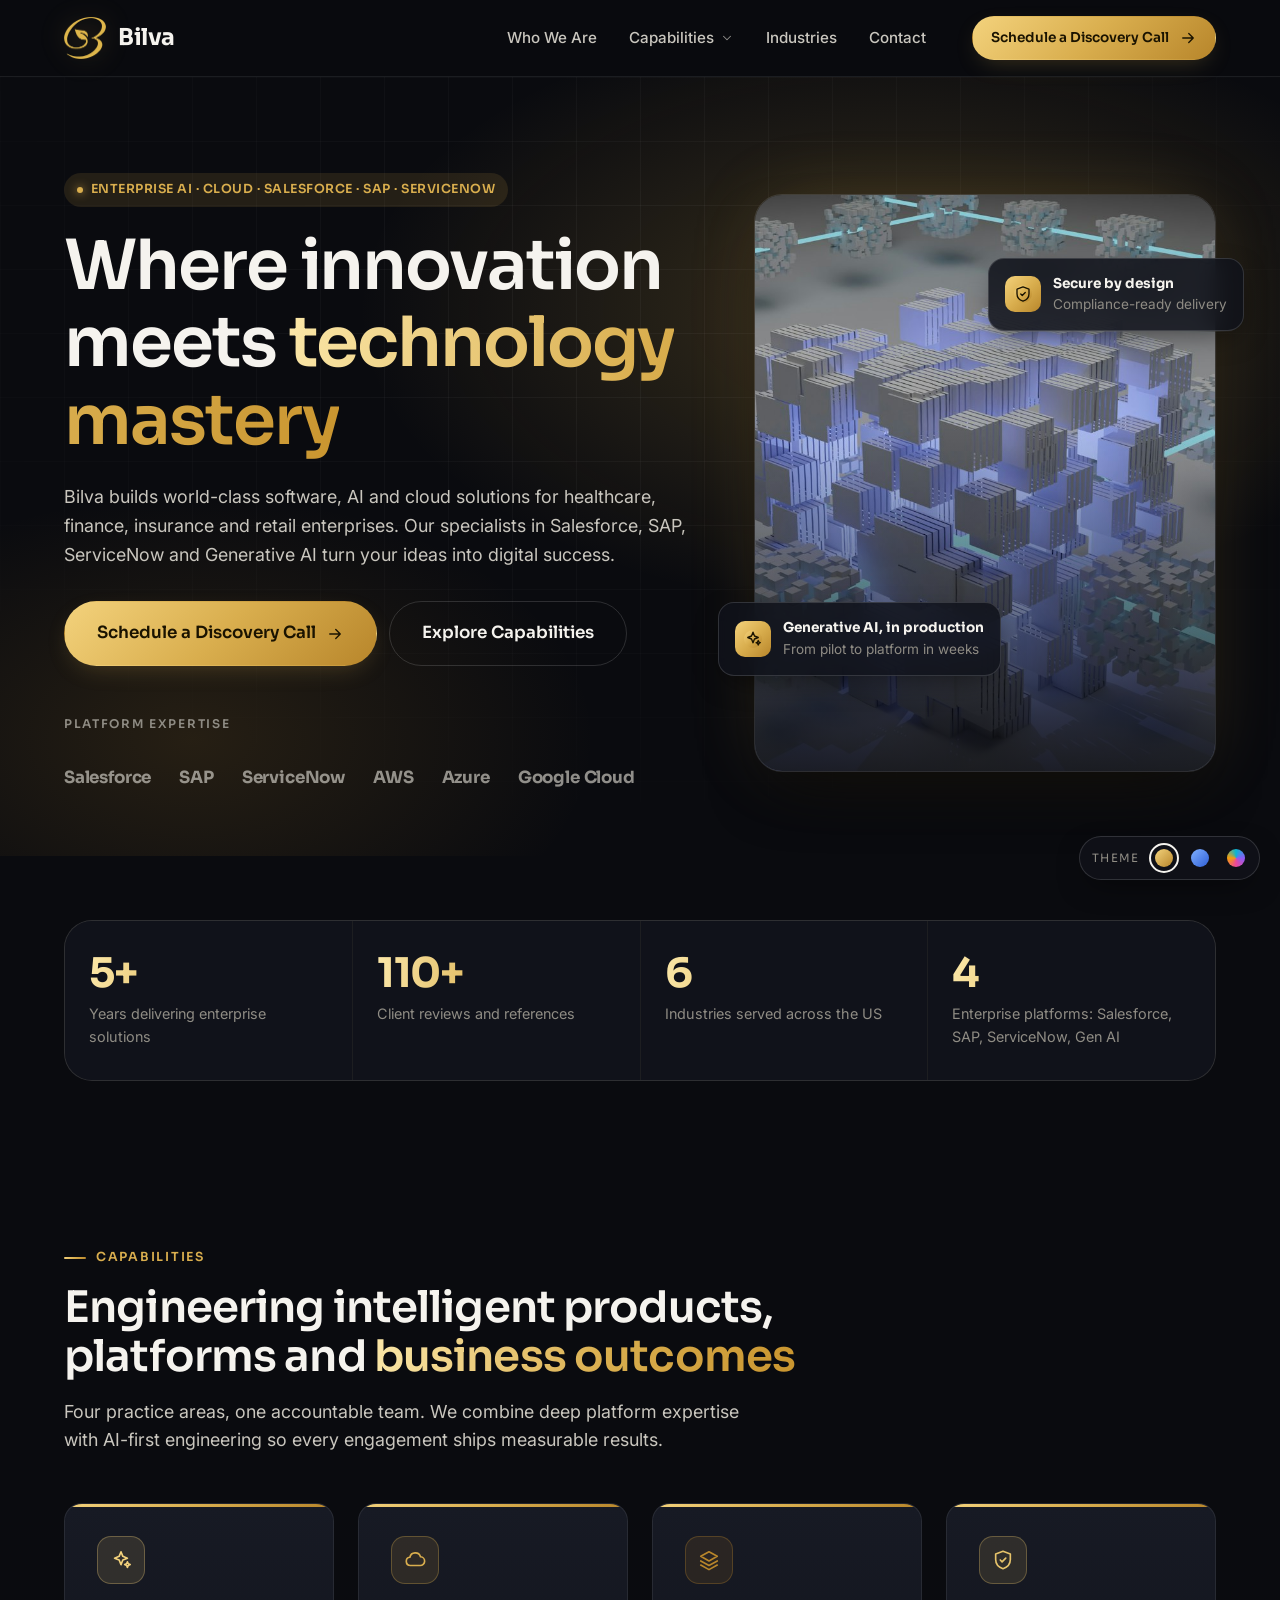
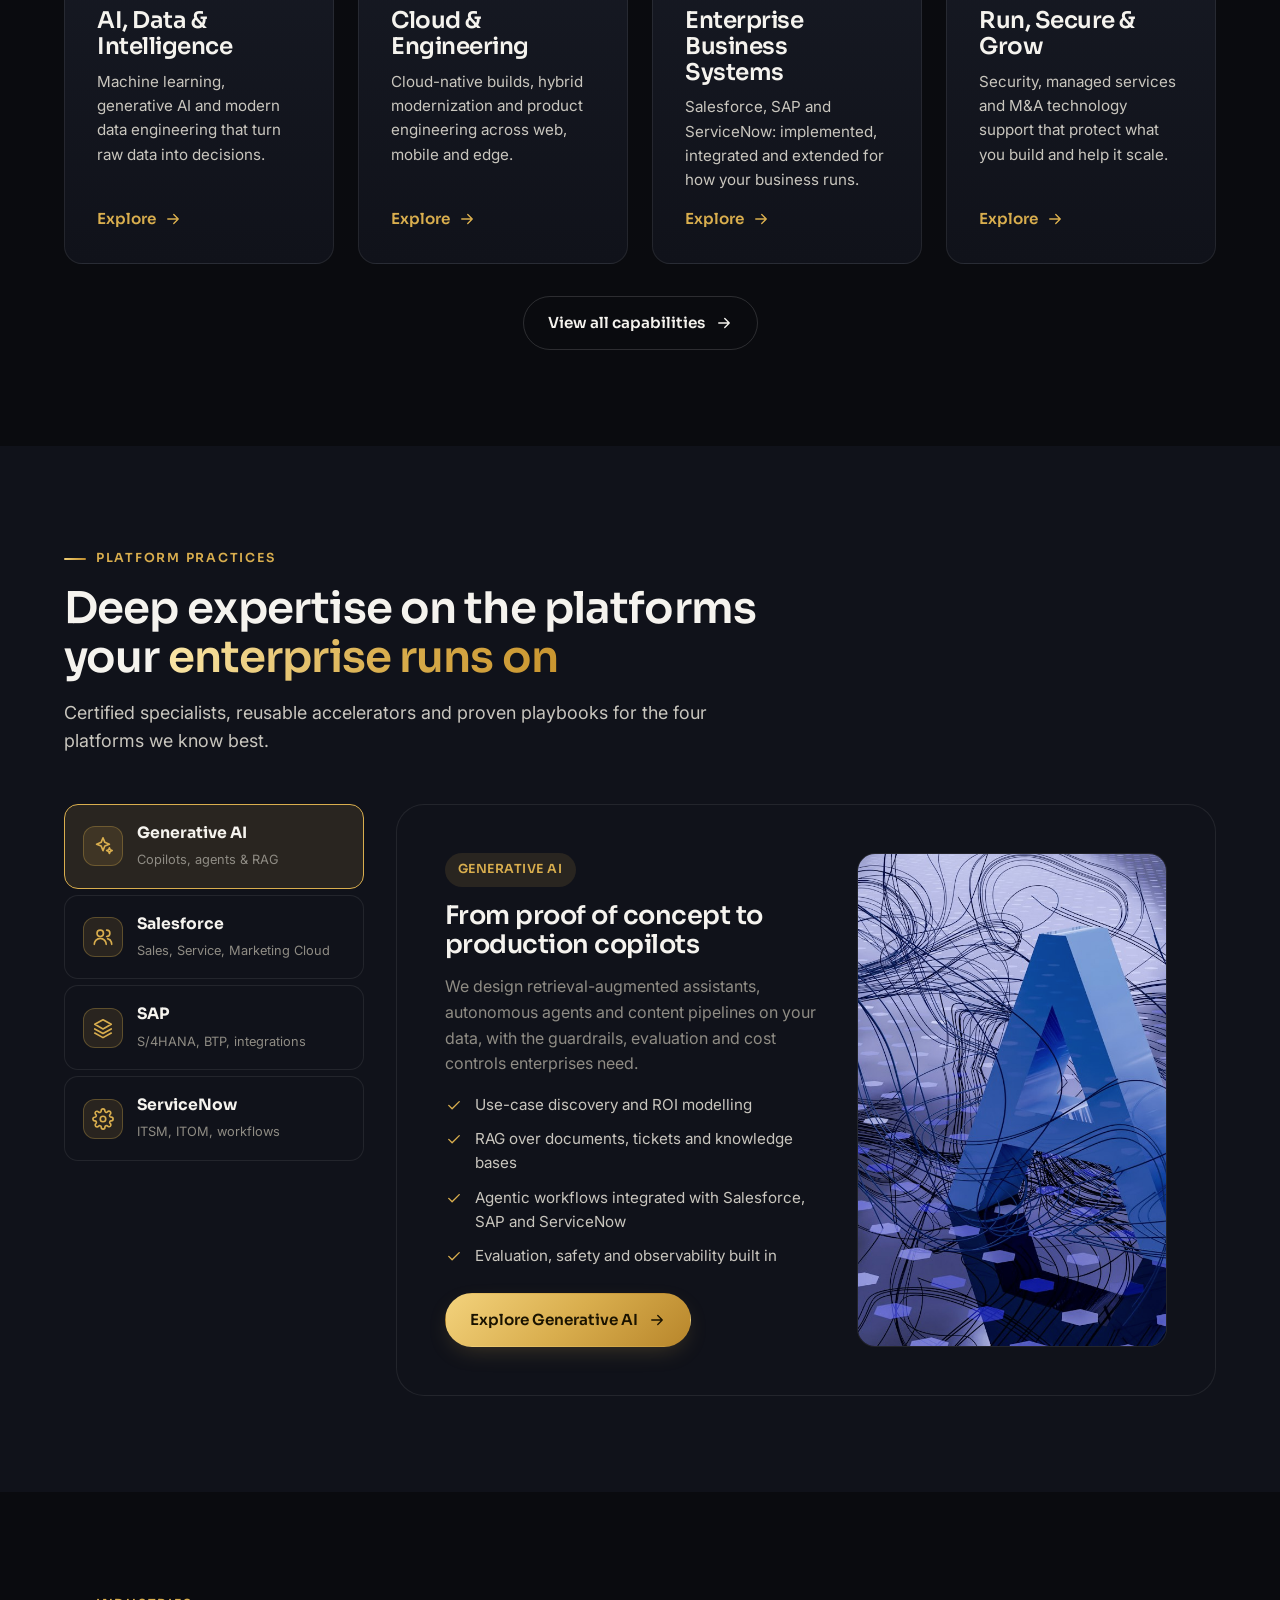
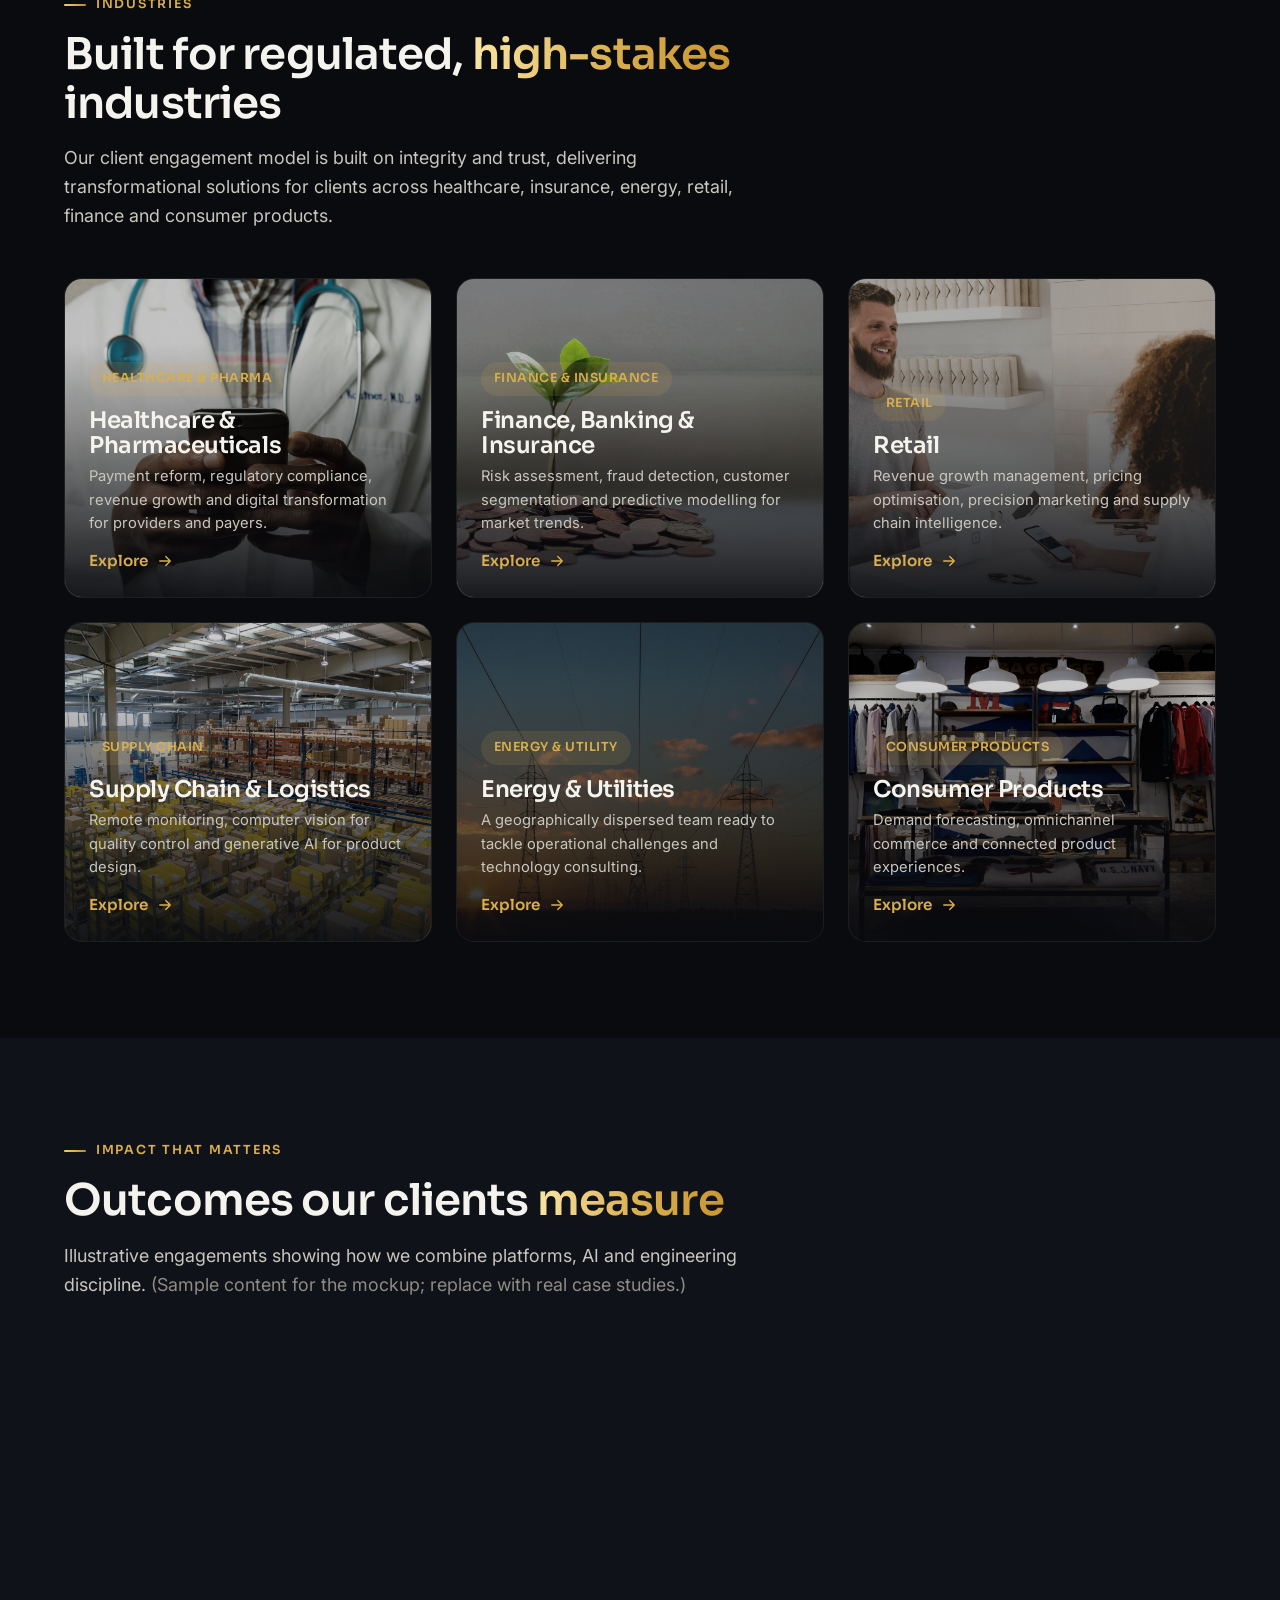
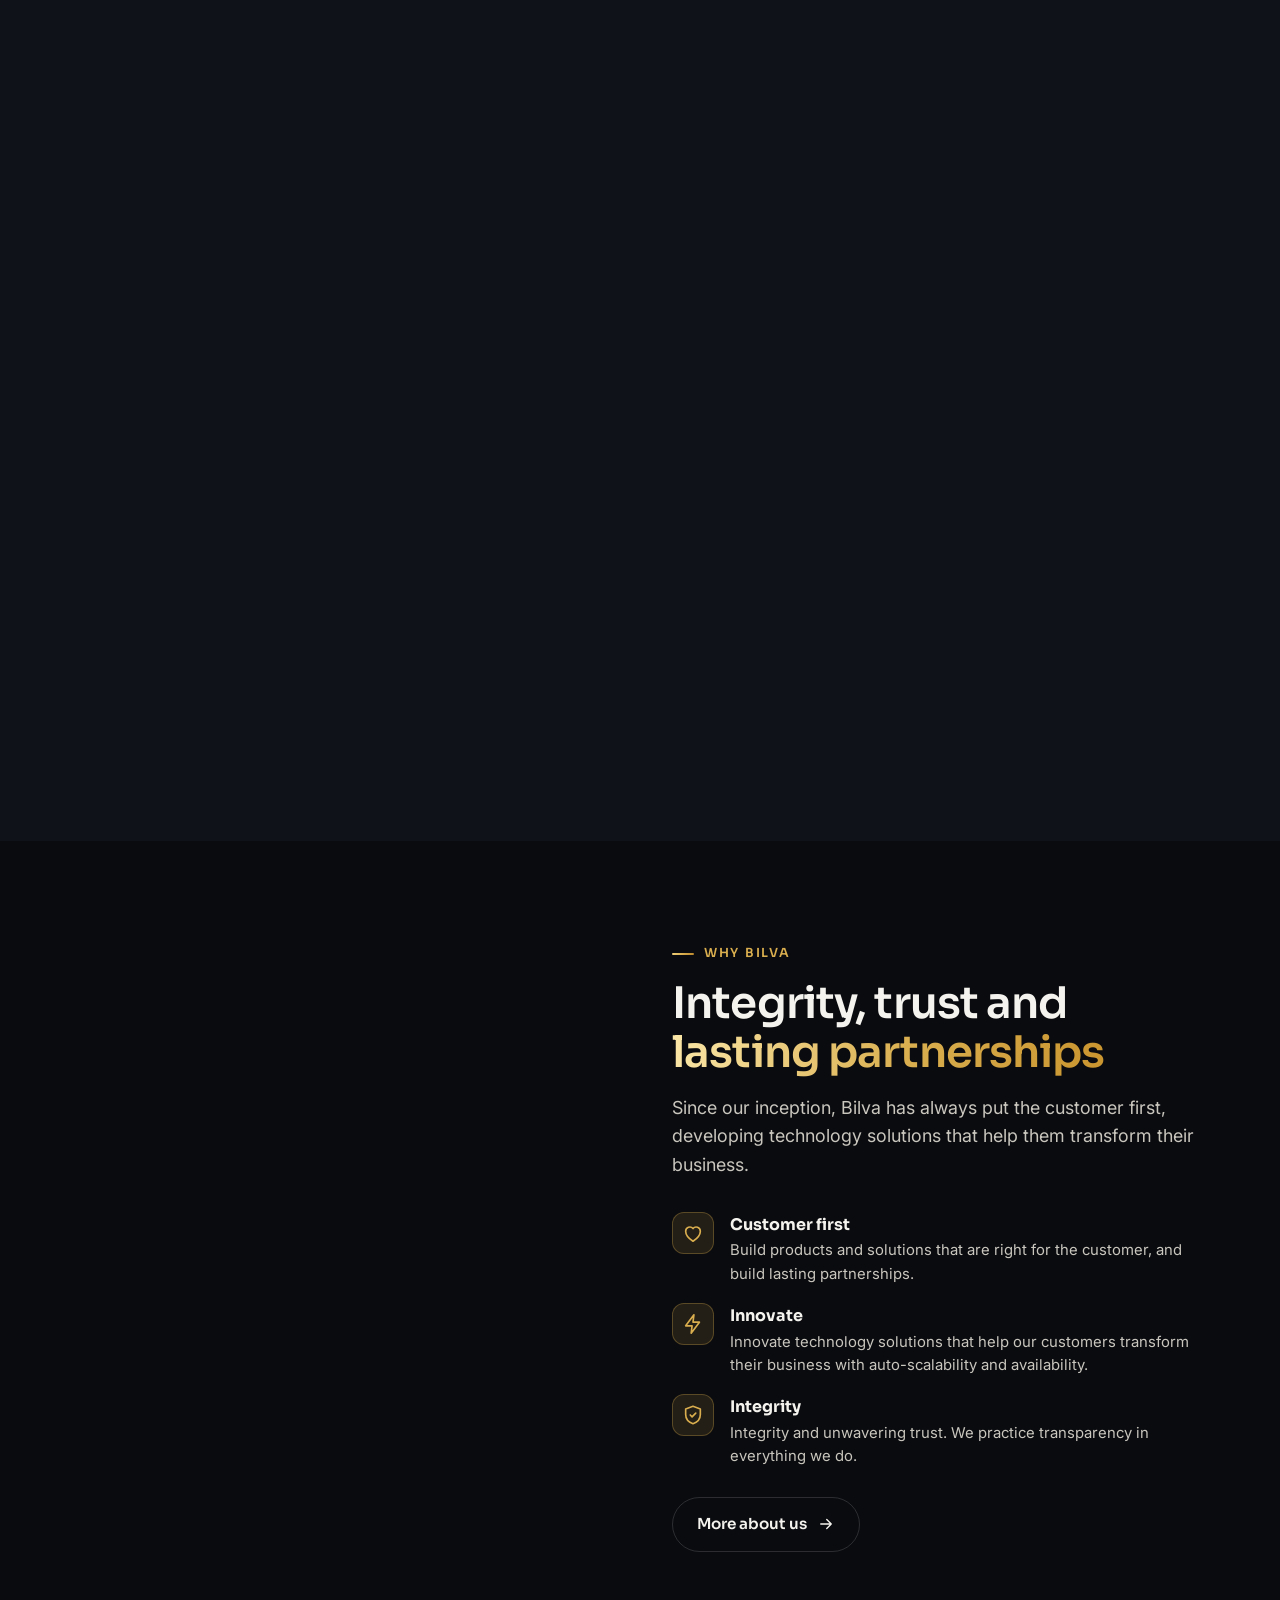
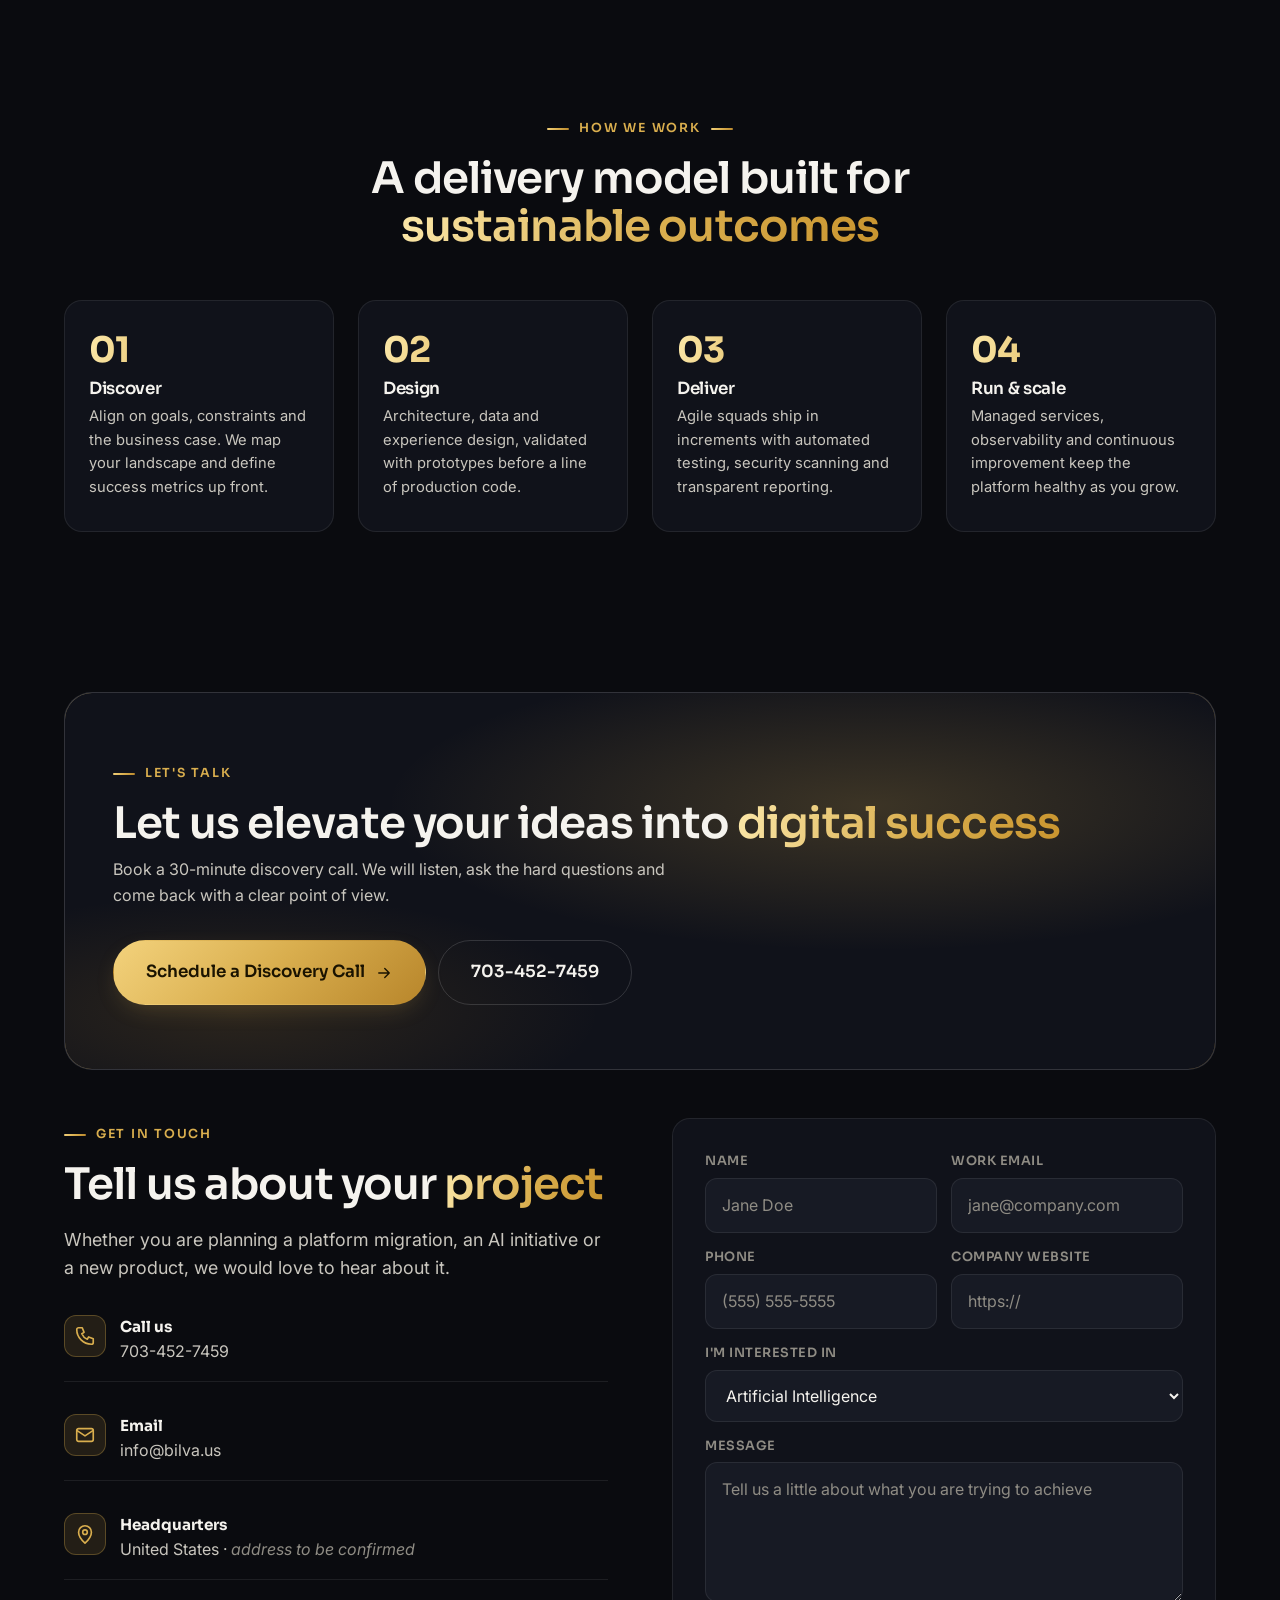
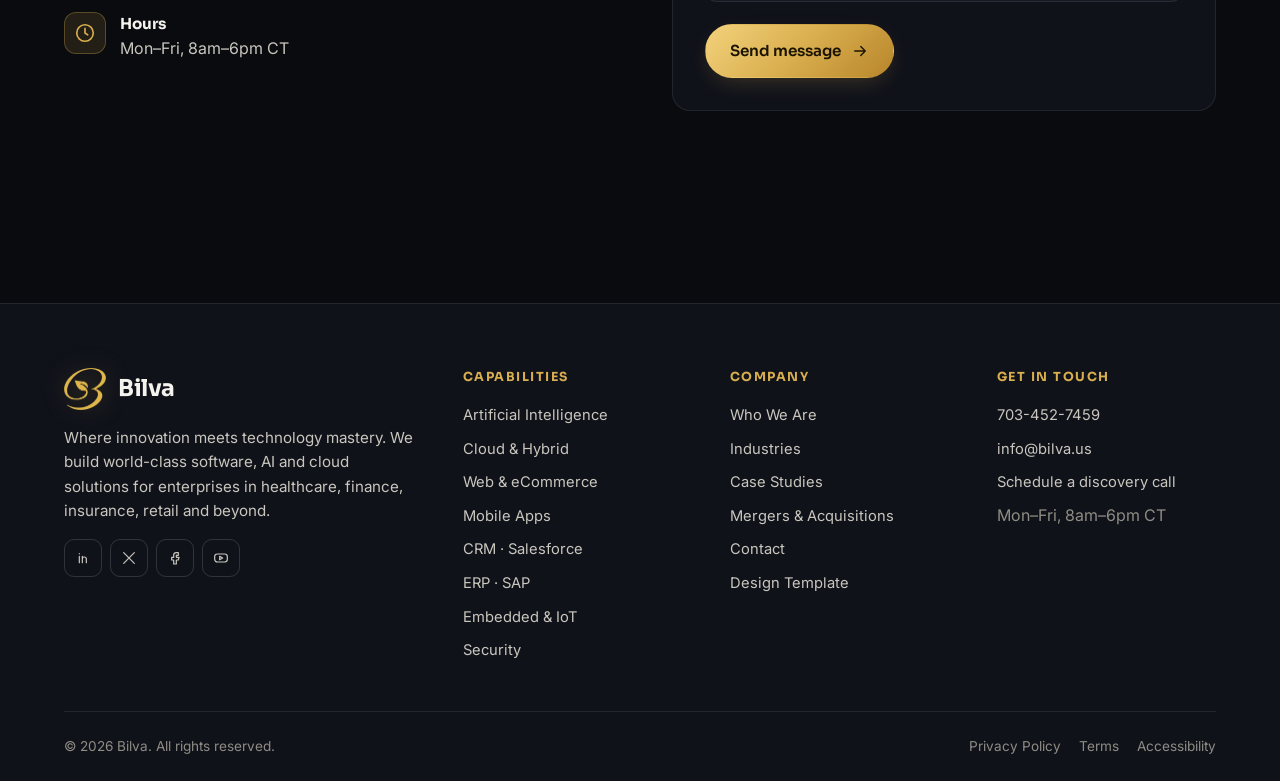
<file: index.html>
<!DOCTYPE html>
<html lang="en" data-theme="gold">
<head>
  <meta charset="utf-8">
  <meta name="viewport" content="width=device-width, initial-scale=1">
  <title>Bilva — Where Innovation Meets Technology Mastery</title>
  <meta name="description" content="Bilva builds world-class software, AI and cloud solutions for healthcare, finance, insurance and retail enterprises. Specialists in Salesforce, SAP, ServiceNow and Generative AI.">
  <link rel="icon" href="assets/img/logo.png">
  <script>try{document.documentElement.setAttribute('data-theme',new URLSearchParams(location.search).get('theme')||localStorage.getItem('bilva-theme')||'gold')}catch(e){}</script>
  <link rel="preconnect" href="https://fonts.googleapis.com">
  <link rel="preconnect" href="https://fonts.gstatic.com" crossorigin>
  <link href="https://fonts.googleapis.com/css2?family=Inter:wght@400;500;600&family=Sora:wght@400;500;600;700&display=swap" rel="stylesheet">
  <link rel="stylesheet" href="assets/css/styles.css">
</head>
<body>
<div id="site-header"></div>

<main>
  <!-- ===================== HERO ===================== -->
  <section class="hero">
    <div class="grid-bg"></div>
    <div class="container hero-inner">
      <div class="reveal in">
        <span class="chip"><span class="dot"></span> Enterprise AI · Cloud · Salesforce · SAP · ServiceNow</span>
        <h1 style="margin-top:20px">Where innovation meets <span class="grad-text">technology mastery</span></h1>
        <p class="lead">Bilva builds world-class software, AI and cloud solutions for healthcare, finance, insurance and retail enterprises. Our specialists in Salesforce, SAP, ServiceNow and Generative AI turn your ideas into digital success.</p>
        <div class="hero-actions">
          <a class="btn btn-primary btn-lg" href="contact.html">Schedule a Discovery Call <i data-icon="arrow"></i></a>
          <a class="btn btn-ghost btn-lg" href="services.html">Explore Capabilities</a>
        </div>
        <div class="trusted">
          <span class="label">Platform expertise</span>
          <div class="logo-row">
            <span class="logo-text">Salesforce</span>
            <span class="logo-text">SAP</span>
            <span class="logo-text">ServiceNow</span>
            <span class="logo-text">AWS</span>
            <span class="logo-text">Azure</span>
            <span class="logo-text">Google Cloud</span>
          </div>
        </div>
      </div>
      <div class="hero-visual reveal in">
        <div class="frame"><img src="assets/img/photos/hero-ai2.jpg" alt="Abstract 3D visualization of connected data blocks" width="1600" height="2000"></div>
        <div class="float-card fc-1"><div class="ico"><i data-icon="sparkles"></i></div><div><strong>Generative AI, in production</strong><span class="muted">From pilot to platform in weeks</span></div></div>
        <div class="float-card fc-2"><div class="ico"><i data-icon="shield"></i></div><div><strong>Secure by design</strong><span class="muted">Compliance-ready delivery</span></div></div>
      </div>
    </div>
  </section>

  <!-- ===================== STATS ===================== -->
  <section class="section tight">
    <div class="container">
      <div class="stats reveal-stagger">
        <div class="stat"><div class="num">5+</div><div class="lbl">Years delivering enterprise solutions</div></div>
        <div class="stat"><div class="num">110+</div><div class="lbl">Client reviews and references</div></div>
        <div class="stat"><div class="num">6</div><div class="lbl">Industries served across the US</div></div>
        <div class="stat"><div class="num">4</div><div class="lbl">Enterprise platforms: Salesforce, SAP, ServiceNow, Gen AI</div></div>
      </div>
    </div>
  </section>

  <!-- ===================== CAPABILITIES ===================== -->
  <section class="section" id="capabilities">
    <div class="container">
      <div class="section-head reveal">
        <span class="eyebrow">Capabilities</span>
        <h2>Engineering intelligent products, platforms and <span class="grad-text">business outcomes</span></h2>
        <p class="lead">Four practice areas, one accountable team. We combine deep platform expertise with AI-first engineering so every engagement ships measurable results.</p>
      </div>

      <div class="grid grid-4 reveal-stagger">
        <a class="card pillar accent-top flex" href="services.html#ai">
          <div class="ico-box"><i data-icon="sparkles"></i></div>
          <h3>AI, Data &amp; Intelligence</h3>
          <p>Machine learning, generative AI and modern data engineering that turn raw data into decisions.</p>
          <span class="link-arrow">Explore <i data-icon="arrow"></i></span>
        </a>
        <a class="card pillar accent-top flex" href="services.html#cloud">
          <div class="ico-box"><i data-icon="cloud"></i></div>
          <h3>Cloud &amp; Engineering</h3>
          <p>Cloud-native builds, hybrid modernization and product engineering across web, mobile and edge.</p>
          <span class="link-arrow">Explore <i data-icon="arrow"></i></span>
        </a>
        <a class="card pillar accent-top flex" href="services.html#enterprise">
          <div class="ico-box"><i data-icon="layers"></i></div>
          <h3>Enterprise Business Systems</h3>
          <p>Salesforce, SAP and ServiceNow: implemented, integrated and extended for how your business runs.</p>
          <span class="link-arrow">Explore <i data-icon="arrow"></i></span>
        </a>
        <a class="card pillar accent-top flex" href="services.html#secure">
          <div class="ico-box"><i data-icon="shield"></i></div>
          <h3>Run, Secure &amp; Grow</h3>
          <p>Security, managed services and M&amp;A technology support that protect what you build and help it scale.</p>
          <span class="link-arrow">Explore <i data-icon="arrow"></i></span>
        </a>
      </div>
      <div style="margin-top:32px;display:flex;justify-content:center"><a class="btn btn-ghost" href="services.html">View all capabilities <i data-icon="arrow"></i></a></div>
      <!-- SERVICE CARD GRID (11 services + view-all): hidden for now, not deleted. Sub-categories live on services.html.
      <div class="grid grid-4 reveal-stagger">
        <a class="card flex" href="service-artificial-intelligence.html"><div class="ico-box"><i data-icon="sparkles"></i></div><h3>Artificial Intelligence</h3><p>Advanced analytics, ML and generative AI that automate work and surface insight.</p><span class="link-arrow">Learn more <i data-icon="arrow"></i></span></a>
        <a class="card flex" href="services.html#cloud-and-hybrid"><div class="ico-box"><i data-icon="cloud"></i></div><h3>Cloud &amp; Hybrid</h3><p>Migrate, modernize and operate on AWS, Azure and Google Cloud, or a hybrid of all three.</p><span class="link-arrow">Learn more <i data-icon="arrow"></i></span></a>
        <a class="card flex" href="services.html#web-development-and-ecommerce"><div class="ico-box"><i data-icon="globe"></i></div><h3>Web &amp; eCommerce</h3><p>High-performance storefronts, portals and web platforms built to convert.</p><span class="link-arrow">Learn more <i data-icon="arrow"></i></span></a>
        <a class="card flex" href="services.html#mobile-app-development"><div class="ico-box"><i data-icon="smartphone"></i></div><h3>Mobile App Development</h3><p>Native and cross-platform apps for customers, field teams and clinicians.</p><span class="link-arrow">Learn more <i data-icon="arrow"></i></span></a>
        <a class="card flex" href="services.html#crm-development"><div class="ico-box"><i data-icon="users"></i></div><h3>CRM Development</h3><p>Salesforce implementation, custom development and integration across Sales, Service and Marketing Cloud.</p><span class="link-arrow">Learn more <i data-icon="arrow"></i></span></a>
        <a class="card flex" href="services.html#erp-development"><div class="ico-box"><i data-icon="layers"></i></div><h3>ERP Development</h3><p>SAP S/4HANA programs, extensions and integrations that keep finance and operations in sync.</p><span class="link-arrow">Learn more <i data-icon="arrow"></i></span></a>
        <a class="card flex" href="services.html#embedded-systems-and-iot"><div class="ico-box"><i data-icon="cpu"></i></div><h3>Embedded Systems &amp; IoT</h3><p>Firmware, connected devices and telemetry platforms from sensor to cloud.</p><span class="link-arrow">Learn more <i data-icon="arrow"></i></span></a>
        <a class="card flex" href="services.html#mergers-and-acquisitions"><div class="ico-box"><i data-icon="briefcase"></i></div><h3>Mergers &amp; Acquisitions</h3><p>Technology due diligence, integration planning and post-merger system consolidation.</p><span class="link-arrow">Learn more <i data-icon="arrow"></i></span></a>
        <a class="card flex" href="services.html#security"><div class="ico-box"><i data-icon="shield"></i></div><h3>Security</h3><p>Cybersecurity assessments, zero-trust architecture and compliance for regulated industries.</p><span class="link-arrow">Learn more <i data-icon="arrow"></i></span></a>
        <a class="card flex" href="industries.html"><div class="ico-box"><i data-icon="building"></i></div><h3>Industries</h3><p>Sector-specific solutions for healthcare, finance, insurance, retail, energy and logistics.</p><span class="link-arrow">Learn more <i data-icon="arrow"></i></span></a>
        <a class="card flex" href="services.html#sales"><div class="ico-box"><i data-icon="trending"></i></div><h3>Sales</h3><p>Revenue operations, CPQ and sales enablement tooling that shortens the cycle.</p><span class="link-arrow">Learn more <i data-icon="arrow"></i></span></a>
        <a class="card flex" href="services.html" style="background:var(--accent-soft);border-color:color-mix(in srgb,var(--accent) 35%,transparent)"><div class="ico-box"><i data-icon="rocket"></i></div><h3>All capabilities</h3><p>See the full catalogue of what we build, integrate and run for enterprise clients.</p><span class="link-arrow">View all <i data-icon="arrow"></i></span></a>
      </div>
      -->
    </div>
  </section>

  <!-- ===================== PLATFORM ACCELERATORS (tabs) ===================== -->
  <section class="section" style="background:var(--bg-2)">
    <div class="container">
      <div class="section-head reveal">
        <span class="eyebrow">Platform practices</span>
        <h2>Deep expertise on the platforms your <span class="grad-text">enterprise runs on</span></h2>
        <p class="lead">Certified specialists, reusable accelerators and proven playbooks for the four platforms we know best.</p>
      </div>
      <div class="tabs reveal" data-tabs>
        <div class="tab-list">
          <button class="tab-btn active" data-tab="genai"><div class="ico-box"><i data-icon="sparkles"></i></div><div><strong>Generative AI</strong><small>Copilots, agents &amp; RAG</small></div></button>
          <button class="tab-btn" data-tab="sfdc"><div class="ico-box"><i data-icon="users"></i></div><div><strong>Salesforce</strong><small>Sales, Service, Marketing Cloud</small></div></button>
          <button class="tab-btn" data-tab="sap"><div class="ico-box"><i data-icon="layers"></i></div><div><strong>SAP</strong><small>S/4HANA, BTP, integrations</small></div></button>
          <button class="tab-btn" data-tab="snow"><div class="ico-box"><i data-icon="settings"></i></div><div><strong>ServiceNow</strong><small>ITSM, ITOM, workflows</small></div></button>
        </div>
        <div>
          <div class="tab-panel active" data-panel="genai">
            <div>
              <span class="chip">Generative AI</span>
              <h3 style="margin-top:14px;font-size:1.6rem">From proof of concept to production copilots</h3>
              <p class="muted">We design retrieval-augmented assistants, autonomous agents and content pipelines on your data, with the guardrails, evaluation and cost controls enterprises need.</p>
              <ul class="checks">
                <li><i data-icon="check"></i> Use-case discovery and ROI modelling</li>
                <li><i data-icon="check"></i> RAG over documents, tickets and knowledge bases</li>
                <li><i data-icon="check"></i> Agentic workflows integrated with Salesforce, SAP and ServiceNow</li>
                <li><i data-icon="check"></i> Evaluation, safety and observability built in</li>
              </ul>
              <a class="btn btn-primary" href="service-artificial-intelligence.html#generative-ai">Explore Generative AI <i data-icon="arrow"></i></a>
            </div>
            <div class="media"><img src="assets/img/photos/hero-ai.jpg" alt="Illuminated AI lettering over a circuit pattern"></div>
          </div>
          <div class="tab-panel" data-panel="sfdc">
            <div>
              <span class="chip">Salesforce</span>
              <h3 style="margin-top:14px;font-size:1.6rem">A single view of every customer</h3>
              <p class="muted">Implementation, custom Apex and Lightning development, data migration and integration across Sales, Service, Marketing and Experience Cloud.</p>
              <ul class="checks">
                <li><i data-icon="check"></i> Greenfield implementations and org consolidation</li>
                <li><i data-icon="check"></i> CPQ, Field Service and Health Cloud specialisation</li>
                <li><i data-icon="check"></i> MuleSoft and API-led integration with ERP and data platforms</li>
                <li><i data-icon="check"></i> Einstein and Agentforce enablement</li>
              </ul>
              <a class="btn btn-primary" href="services.html#crm-development">Explore Salesforce <i data-icon="arrow"></i></a>
            </div>
            <div class="media"><img src="assets/img/photos/meeting.jpg" alt="Team collaborating around laptops in a modern office"></div>
          </div>
          <div class="tab-panel" data-panel="sap">
            <div>
              <span class="chip">SAP</span>
              <h3 style="margin-top:14px;font-size:1.6rem">Modern ERP without the disruption</h3>
              <p class="muted">S/4HANA migrations, clean-core extensions on BTP and integration patterns that keep finance, supply chain and operations in lockstep.</p>
              <ul class="checks">
                <li><i data-icon="check"></i> Brownfield and greenfield S/4HANA programs</li>
                <li><i data-icon="check"></i> BTP extensions, Fiori apps and CAP services</li>
                <li><i data-icon="check"></i> Data migration, cut-over and hypercare</li>
                <li><i data-icon="check"></i> Integration with Salesforce, ServiceNow and cloud data platforms</li>
              </ul>
              <a class="btn btn-primary" href="services.html#erp-development">Explore SAP <i data-icon="arrow"></i></a>
            </div>
            <div class="media"><img src="assets/img/photos/logistics.jpg" alt="Warehouse aisles stacked with inventory"></div>
          </div>
          <div class="tab-panel" data-panel="snow">
            <div>
              <span class="chip">ServiceNow</span>
              <h3 style="margin-top:14px;font-size:1.6rem">Workflows that run the enterprise</h3>
              <p class="muted">ITSM, ITOM, HR and custom App Engine solutions that replace ticket queues with automated, measurable service delivery.</p>
              <ul class="checks">
                <li><i data-icon="check"></i> ITSM Pro implementation and process design</li>
                <li><i data-icon="check"></i> CMDB, discovery and ITOM health</li>
                <li><i data-icon="check"></i> Custom scoped apps and Flow Designer automation</li>
                <li><i data-icon="check"></i> Now Assist and virtual agent rollouts</li>
              </ul>
              <a class="btn btn-primary" href="services.html#servicenow">Explore ServiceNow <i data-icon="arrow"></i></a>
            </div>
            <div class="media"><img src="assets/img/photos/servers.jpg" alt="Rows of servers in a data center"></div>
          </div>
        </div>
      </div>
    </div>
  </section>

  <!-- ===================== INDUSTRIES ===================== -->
  <section class="section" id="industries">
    <div class="container">
      <div class="section-head reveal">
        <span class="eyebrow">Industries</span>
        <h2>Built for regulated, <span class="grad-text">high-stakes</span> industries</h2>
        <p class="lead">Our client engagement model is built on integrity and trust, delivering transformational solutions for clients across healthcare, insurance, energy, retail, finance and consumer products.</p>
      </div>
      <div class="grid grid-3 reveal-stagger">
        <a class="img-card" href="industries.html#healthcare"><img src="assets/img/photos/healthcare.jpg" alt="Clinician using a smartphone"><div class="body"><span class="chip">Healthcare &amp; Pharma</span><h3>Healthcare &amp; Pharmaceuticals</h3><p>Payment reform, regulatory compliance, revenue growth and digital transformation for providers and payers.</p><span class="link-arrow">Explore <i data-icon="arrow"></i></span></div></a>
        <a class="img-card" href="industries.html#finance"><img src="assets/img/photos/finance.jpg" alt="Seedling growing from a pile of coins"><div class="body"><span class="chip">Finance &amp; Insurance</span><h3>Finance, Banking &amp; Insurance</h3><p>Risk assessment, fraud detection, customer segmentation and predictive modelling for market trends.</p><span class="link-arrow">Explore <i data-icon="arrow"></i></span></div></a>
        <a class="img-card" href="industries.html#retail"><img src="assets/img/photos/retail.jpg" alt="Retail checkout with a smiling customer"><div class="body"><span class="chip">Retail</span><h3>Retail</h3><p>Revenue growth management, pricing optimisation, precision marketing and supply chain intelligence.</p><span class="link-arrow">Explore <i data-icon="arrow"></i></span></div></a>
        <a class="img-card" href="industries.html#supply-chain"><img src="assets/img/photos/logistics.jpg" alt="Warehouse with stacked pallets"><div class="body"><span class="chip">Supply Chain</span><h3>Supply Chain &amp; Logistics</h3><p>Remote monitoring, computer vision for quality control and generative AI for product design.</p><span class="link-arrow">Explore <i data-icon="arrow"></i></span></div></a>
        <a class="img-card" href="industries.html#energy"><img src="assets/img/photos/energy.jpg" alt="Power transmission lines at sunset"><div class="body"><span class="chip">Energy &amp; Utility</span><h3>Energy &amp; Utilities</h3><p>A geographically dispersed team ready to tackle operational challenges and technology consulting.</p><span class="link-arrow">Explore <i data-icon="arrow"></i></span></div></a>
        <a class="img-card" href="industries.html#consumer"><img src="assets/img/photos/consumer.jpg" alt="Clothing displayed in a boutique"><div class="body"><span class="chip">Consumer Products</span><h3>Consumer Products</h3><p>Demand forecasting, omnichannel commerce and connected product experiences.</p><span class="link-arrow">Explore <i data-icon="arrow"></i></span></div></a>
      </div>
    </div>
  </section>

  <!-- ===================== IMPACT / CASE STUDIES ===================== -->
  <section class="section" id="impact" style="background:var(--bg-2)">
    <div class="container">
      <div class="section-head reveal">
        <span class="eyebrow">Impact that matters</span>
        <h2>Outcomes our clients <span class="grad-text">measure</span></h2>
        <p class="lead">Illustrative engagements showing how we combine platforms, AI and engineering discipline. <span class="muted">(Sample content for the mockup; replace with real case studies.)</span></p>
      </div>
      <div class="grid grid-3 reveal-stagger">
        <a class="case-card feature" href="#">
          <div class="media"><img src="assets/img/photos/dashboard.jpg" alt="Analytics dashboard on a tablet"></div>
          <div class="body">
            <div class="meta"><span class="chip">Healthcare</span><span class="chip outline">Generative AI</span></div>
            <h3>AI claims triage that cut manual review by 40%</h3>
            <p>A regional health plan deployed a retrieval-augmented assistant to classify and route incoming claims, integrated directly with its Salesforce Health Cloud instance.</p>
            <span class="link-arrow">Explore the impact <i data-icon="arrow"></i></span>
          </div>
        </a>
        <a class="case-card" href="#">
          <div class="media"><img src="assets/img/photos/cloud.jpg" alt="Network cabling in a server rack"></div>
          <div class="body">
            <div class="meta"><span class="chip">Retail</span><span class="chip outline">SAP</span></div>
            <h3>S/4HANA migration delivered in 9 months with zero downtime</h3>
            <p>Brownfield conversion for a specialty retailer, with BTP extensions replacing custom ABAP.</p>
            <span class="link-arrow">Read <i data-icon="arrow"></i></span>
          </div>
        </a>
        <a class="case-card" href="#">
          <div class="media"><img src="assets/img/photos/iot.jpg" alt="Engineer working on industrial equipment"></div>
          <div class="body">
            <div class="meta"><span class="chip">Energy</span><span class="chip outline">IoT</span></div>
            <h3>Fleet telemetry platform monitoring 12,000 field assets</h3>
            <p>Edge firmware, streaming ingestion and anomaly detection for a utility's distributed equipment.</p>
            <span class="link-arrow">Read <i data-icon="arrow"></i></span>
          </div>
        </a>
        <a class="case-card" href="#">
          <div class="media"><img src="assets/img/photos/team-laptops.jpg" alt="Team working together on laptops"></div>
          <div class="body">
            <div class="meta"><span class="chip">Insurance</span><span class="chip outline">Salesforce</span></div>
            <h3>Service Cloud rollout across 1,200 agents in 14 weeks</h3>
            <p>Org consolidation, omnichannel routing and Einstein case classification for a P&amp;C insurer.</p>
            <span class="link-arrow">Read <i data-icon="arrow"></i></span>
          </div>
        </a>
        <a class="case-card" href="#">
          <div class="media"><img src="assets/img/photos/security.jpg" alt="Circuit-board schematic glowing on a dark screen"></div>
          <div class="body">
            <div class="meta"><span class="chip">Finance</span><span class="chip outline">Security</span></div>
            <h3>Zero-trust program for a regional bank in 6 months</h3>
            <p>Identity consolidation, network segmentation and continuous compliance reporting for SOC 2 and PCI DSS.</p>
            <span class="link-arrow">Read <i data-icon="arrow"></i></span>
          </div>
        </a>
      </div>
    </div>
  </section>

  <!-- ===================== WHY BILVA ===================== -->
  <section class="section" id="why">
    <div class="container split">
      <div class="media reveal">
        <img src="assets/img/photos/team-collab.jpg" alt="Team gathered around a table working on laptops">
        <div class="badge-float"><strong>Customer first</strong><span>Since our inception</span></div>
      </div>
      <div class="reveal">
        <span class="eyebrow">Why Bilva</span>
        <h2>Integrity, trust and <span class="grad-text">lasting partnerships</span></h2>
        <p class="lead">Since our inception, Bilva has always put the customer first, developing technology solutions that help them transform their business.</p>
        <ul class="value-list">
          <li><div class="ico-box"><i data-icon="heart"></i></div><div><strong>Customer first</strong><p>Build products and solutions that are right for the customer, and build lasting partnerships.</p></div></li>
          <li><div class="ico-box"><i data-icon="zap"></i></div><div><strong>Innovate</strong><p>Innovate technology solutions that help our customers transform their business with auto-scalability and availability.</p></div></li>
          <li><div class="ico-box"><i data-icon="shield"></i></div><div><strong>Integrity</strong><p>Integrity and unwavering trust. We practice transparency in everything we do.</p></div></li>
        </ul>
        <div style="margin-top:28px"><a class="btn btn-ghost" href="about.html">More about us <i data-icon="arrow"></i></a></div>
      </div>
    </div>
  </section>

  <!-- ===================== PROCESS ===================== -->
  <section class="section tight">
    <div class="container">
      <div class="section-head center reveal">
        <span class="eyebrow">How we work</span>
        <h2>A delivery model built for <span class="grad-text">sustainable outcomes</span></h2>
      </div>
      <div class="steps reveal-stagger">
        <div class="step"><h4>Discover</h4><p>Align on goals, constraints and the business case. We map your landscape and define success metrics up front.</p></div>
        <div class="step"><h4>Design</h4><p>Architecture, data and experience design, validated with prototypes before a line of production code.</p></div>
        <div class="step"><h4>Deliver</h4><p>Agile squads ship in increments with automated testing, security scanning and transparent reporting.</p></div>
        <div class="step"><h4>Run &amp; scale</h4><p>Managed services, observability and continuous improvement keep the platform healthy as you grow.</p></div>
      </div>
    </div>
  </section>

  <!-- TESTIMONIALS SECTION: hidden for now, not deleted. To restore, remove this comment wrapper and change every "<!~~" back to an HTML comment opener and every "~~>" back to an HTML comment closer.
  <!~~ ===================== TESTIMONIALS ===================== ~~>
  <section class="section" style="background:var(--bg-2)">
    <div class="container">
      <div class="section-head reveal">
        <span class="eyebrow">Testimonials</span>
        <h2>What clients say about <span class="grad-text">working with Bilva</span></h2>
        <p class="muted">Sample quotes for layout purposes. Replace with approved client testimonials.</p>
      </div>
      <div class="grid grid-3 reveal-stagger">
        <div class="card quote">
          <div class="stars"><i data-icon="star"></i><i data-icon="star"></i><i data-icon="star"></i><i data-icon="star"></i><i data-icon="star"></i></div>
          <blockquote>"Bilva took our generative AI pilot from a slide deck to a production assistant our care coordinators use every day. The guardrails and evaluation work gave our compliance team confidence."</blockquote>
          <div class="who"><div class="avatar">VP</div><div><strong>VP, Digital Health</strong><span>Regional health plan</span></div></div>
        </div>
        <div class="card quote">
          <div class="stars"><i data-icon="star"></i><i data-icon="star"></i><i data-icon="star"></i><i data-icon="star"></i><i data-icon="star"></i></div>
          <blockquote>"Our Salesforce org consolidation was the smoothest platform program we have run. Clear communication, senior engineers on the ground and no surprises at cut-over."</blockquote>
          <div class="who"><div class="avatar">CIO</div><div><strong>Chief Information Officer</strong><span>P&amp;C insurance carrier</span></div></div>
        </div>
        <div class="card quote">
          <div class="stars"><i data-icon="star"></i><i data-icon="star"></i><i data-icon="star"></i><i data-icon="star"></i><i data-icon="star"></i></div>
          <blockquote>"They understand retail operations, not just the technology. The S/4HANA extensions they built on BTP replaced years of custom code and cut our month-end close in half."</blockquote>
          <div class="who"><div class="avatar">SVP</div><div><strong>SVP, Operations</strong><span>Specialty retailer</span></div></div>
        </div>
      </div>
    </div>
  </section>

  -->

  <!-- INSIGHTS & RESOURCES SECTION: hidden for now, not deleted. To restore, remove this comment wrapper and change every "<!~~" back to an HTML comment opener and every "~~>" back to an HTML comment closer.
  <!~~ ===================== INSIGHTS ===================== ~~>
  <section class="section" id="insights">
    <div class="container">
      <div class="section-head reveal" style="display:flex;justify-content:space-between;align-items:flex-end;gap:24px;max-width:none;flex-wrap:wrap">
        <div><span class="eyebrow">Insights &amp; resources</span><h2 style="margin:0">Thinking from the <span class="grad-text">Bilva team</span></h2></div>
        <a class="link-arrow" href="#">View all insights <i data-icon="arrow"></i></a>
      </div>
      <div class="grid grid-3 reveal-stagger">
        <a class="case-card" href="#"><div class="media"><img src="assets/img/photos/analytics.jpg" alt="Laptop displaying analytics charts"></div><div class="body"><div class="meta"><span class="chip outline">Whitepaper</span><span class="muted small">8 min read</span></div><h3>Designing a governed data lake for healthcare analytics</h3><span class="link-arrow">Read <i data-icon="arrow"></i></span></div></a>
        <a class="case-card" href="#"><div class="media"><img src="assets/img/photos/code.jpg" alt="Source code on a dark screen"></div><div class="body"><div class="meta"><span class="chip outline">Blog</span><span class="muted small">5 min read</span></div><h3>Cutting generative AI inference costs on AWS by 60%</h3><span class="link-arrow">Read <i data-icon="arrow"></i></span></div></a>
        <a class="case-card" href="#"><div class="media"><img src="assets/img/photos/planning.jpg" alt="Planning session with laptops and notes"></div><div class="body"><div class="meta"><span class="chip outline">Guide</span><span class="muted small">6 min read</span></div><h3>What a realistic Salesforce implementation timeline looks like</h3><span class="link-arrow">Read <i data-icon="arrow"></i></span></div></a>
      </div>
    </div>
  </section>

  -->

  <!-- ===================== CTA + CONTACT ===================== -->
  <section class="section" id="contact">
    <div class="container">
      <div class="cta-band reveal" style="margin-bottom:48px">
        <div class="inner">
          <div><span class="eyebrow">Let's talk</span><h2>Let us elevate your ideas into <span class="grad-text">digital success</span></h2><p>Book a 30-minute discovery call. We will listen, ask the hard questions and come back with a clear point of view.</p></div>
          <div class="actions"><a class="btn btn-primary btn-lg" href="contact.html">Schedule a Discovery Call <i data-icon="arrow"></i></a><a class="btn btn-ghost btn-lg" href="tel:+17034527459">703-452-7459</a></div>
        </div>
      </div>
      <div class="split reveal" style="align-items:start">
        <div>
          <span class="eyebrow">Get in touch</span>
          <h2>Tell us about your <span class="grad-text">project</span></h2>
          <p class="lead">Whether you are planning a platform migration, an AI initiative or a new product, we would love to hear about it.</p>
          <div class="contact-info">
            <div class="row"><div class="ico-box"><i data-icon="phone"></i></div><div><strong>Call us</strong><a href="tel:+17034527459">703-452-7459</a></div></div>
            <div class="row"><div class="ico-box"><i data-icon="mail"></i></div><div><strong>Email</strong><a href="mailto:info@bilva.us">info@bilva.us</a></div></div>
            <div class="row"><div class="ico-box"><i data-icon="pin"></i></div><div><strong>Headquarters</strong><span>United States · <em class="muted">address to be confirmed</em></span></div></div>
            <div class="row"><div class="ico-box"><i data-icon="clock"></i></div><div><strong>Hours</strong><span>Mon–Fri, 8am–6pm CT</span></div></div>
          </div>
        </div>
        <form class="card form" data-demo novalidate>
          <div class="field"><label for="f-name">Name</label><input id="f-name" type="text" placeholder="Jane Doe" required></div>
          <div class="field"><label for="f-email">Work email</label><input id="f-email" type="email" placeholder="jane@company.com" required></div>
          <div class="field"><label for="f-phone">Phone</label><input id="f-phone" type="tel" placeholder="(555) 555-5555"></div>
          <div class="field"><label for="f-company">Company website</label><input id="f-company" type="url" placeholder="https://"></div>
          <div class="field full"><label for="f-interest">I'm interested in</label><select id="f-interest"><option>Artificial Intelligence</option><option>Cloud &amp; Hybrid</option><option>Salesforce / CRM</option><option>SAP / ERP</option><option>ServiceNow</option><option>Security</option><option>Something else</option></select></div>
          <div class="field full"><label for="f-msg">Message</label><textarea id="f-msg" placeholder="Tell us a little about what you are trying to achieve"></textarea></div>
          <div class="full"><button class="btn btn-primary" type="submit">Send message <i data-icon="arrow"></i></button></div>
          <p class="form-msg full small" style="display:none;color:var(--accent);margin:0"></p>
        </form>
      </div>
    </div>
  </section>
</main>

<div id="site-footer"></div>
<script src="assets/js/main.js"></script>
</body>
</html>
</file>
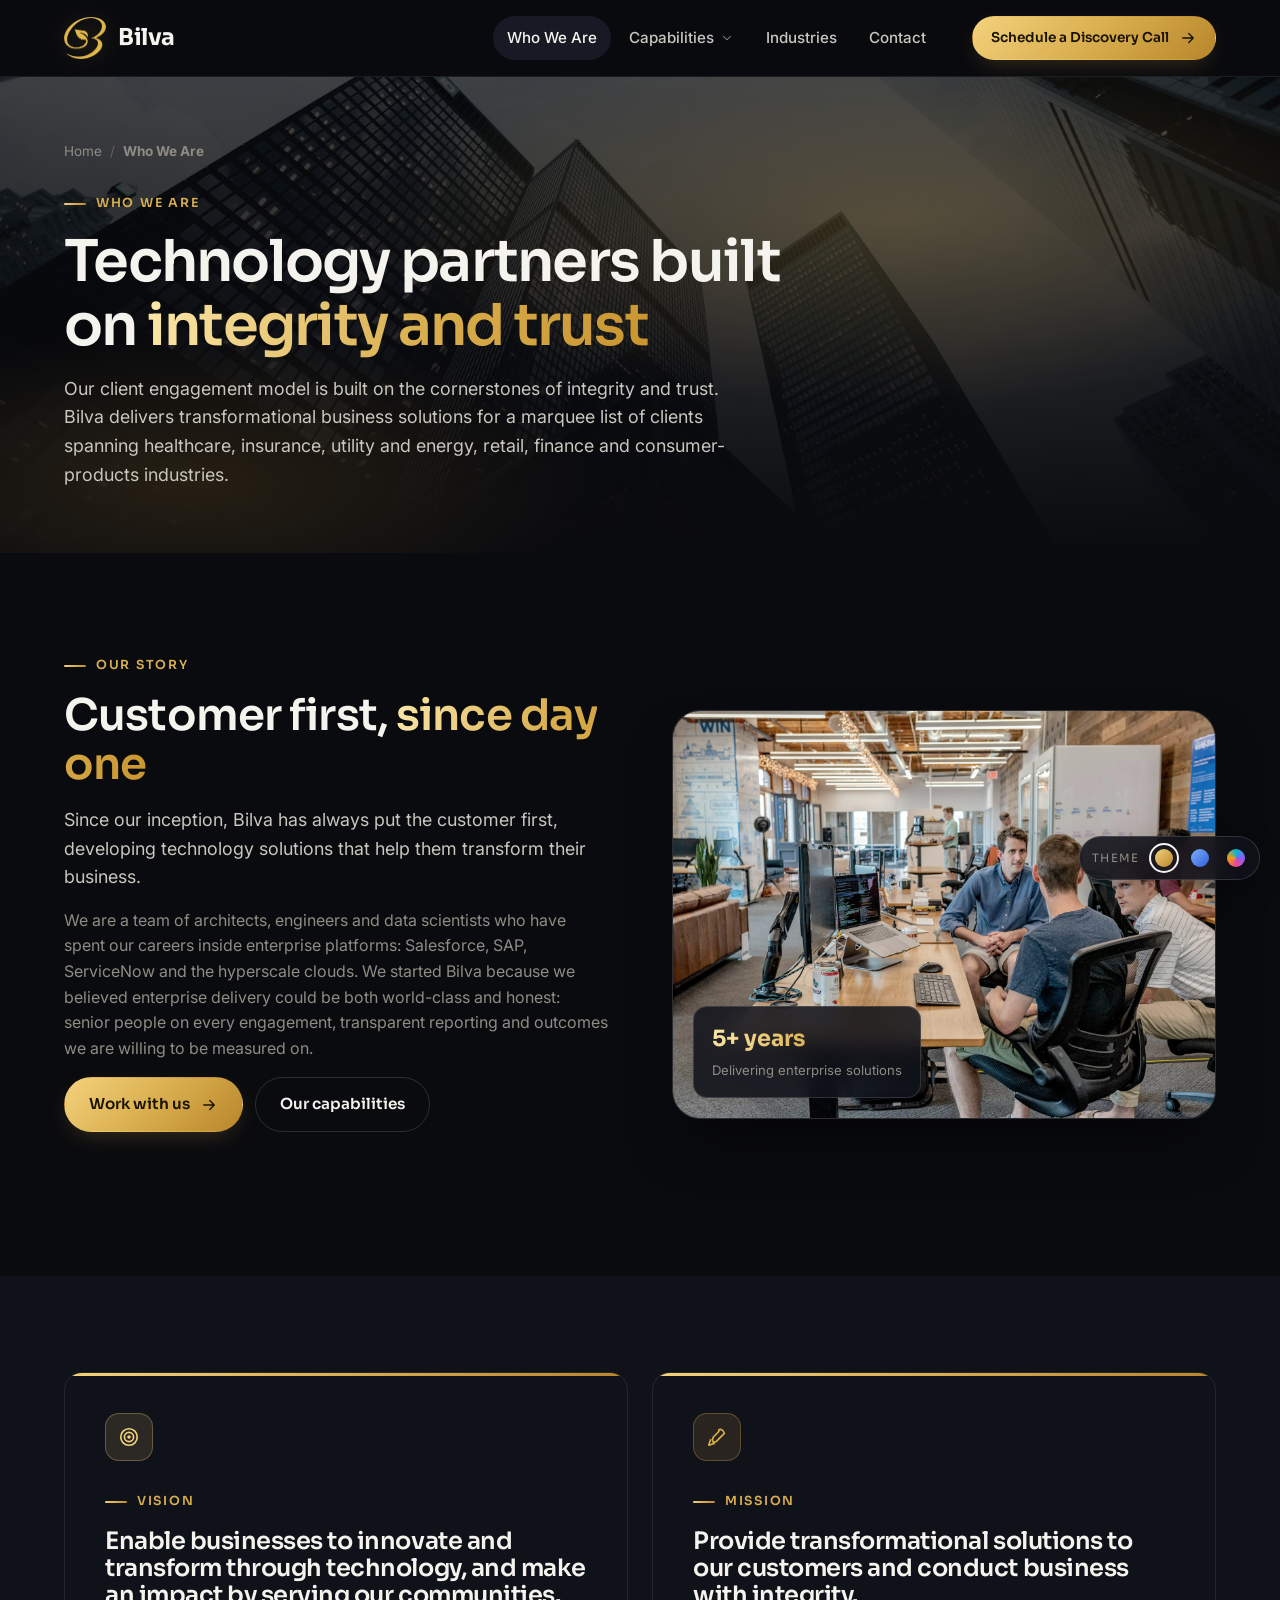
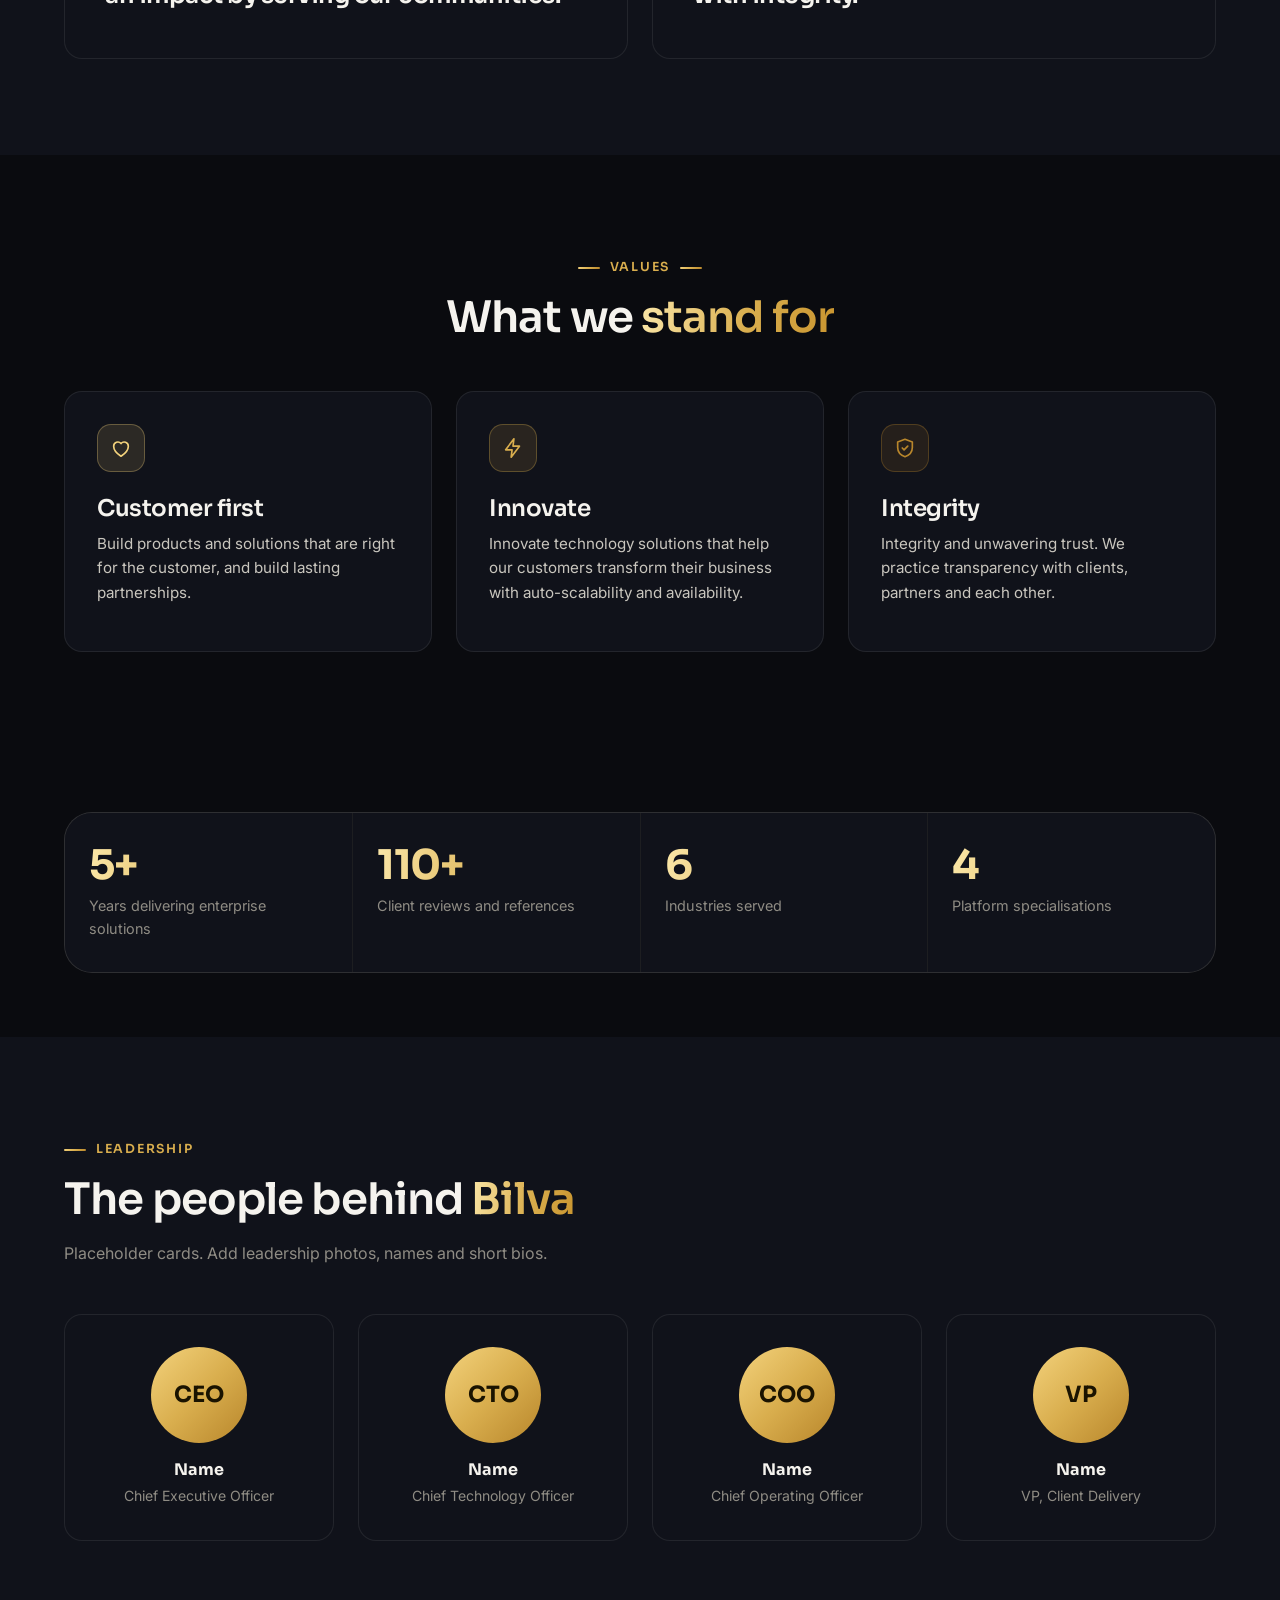
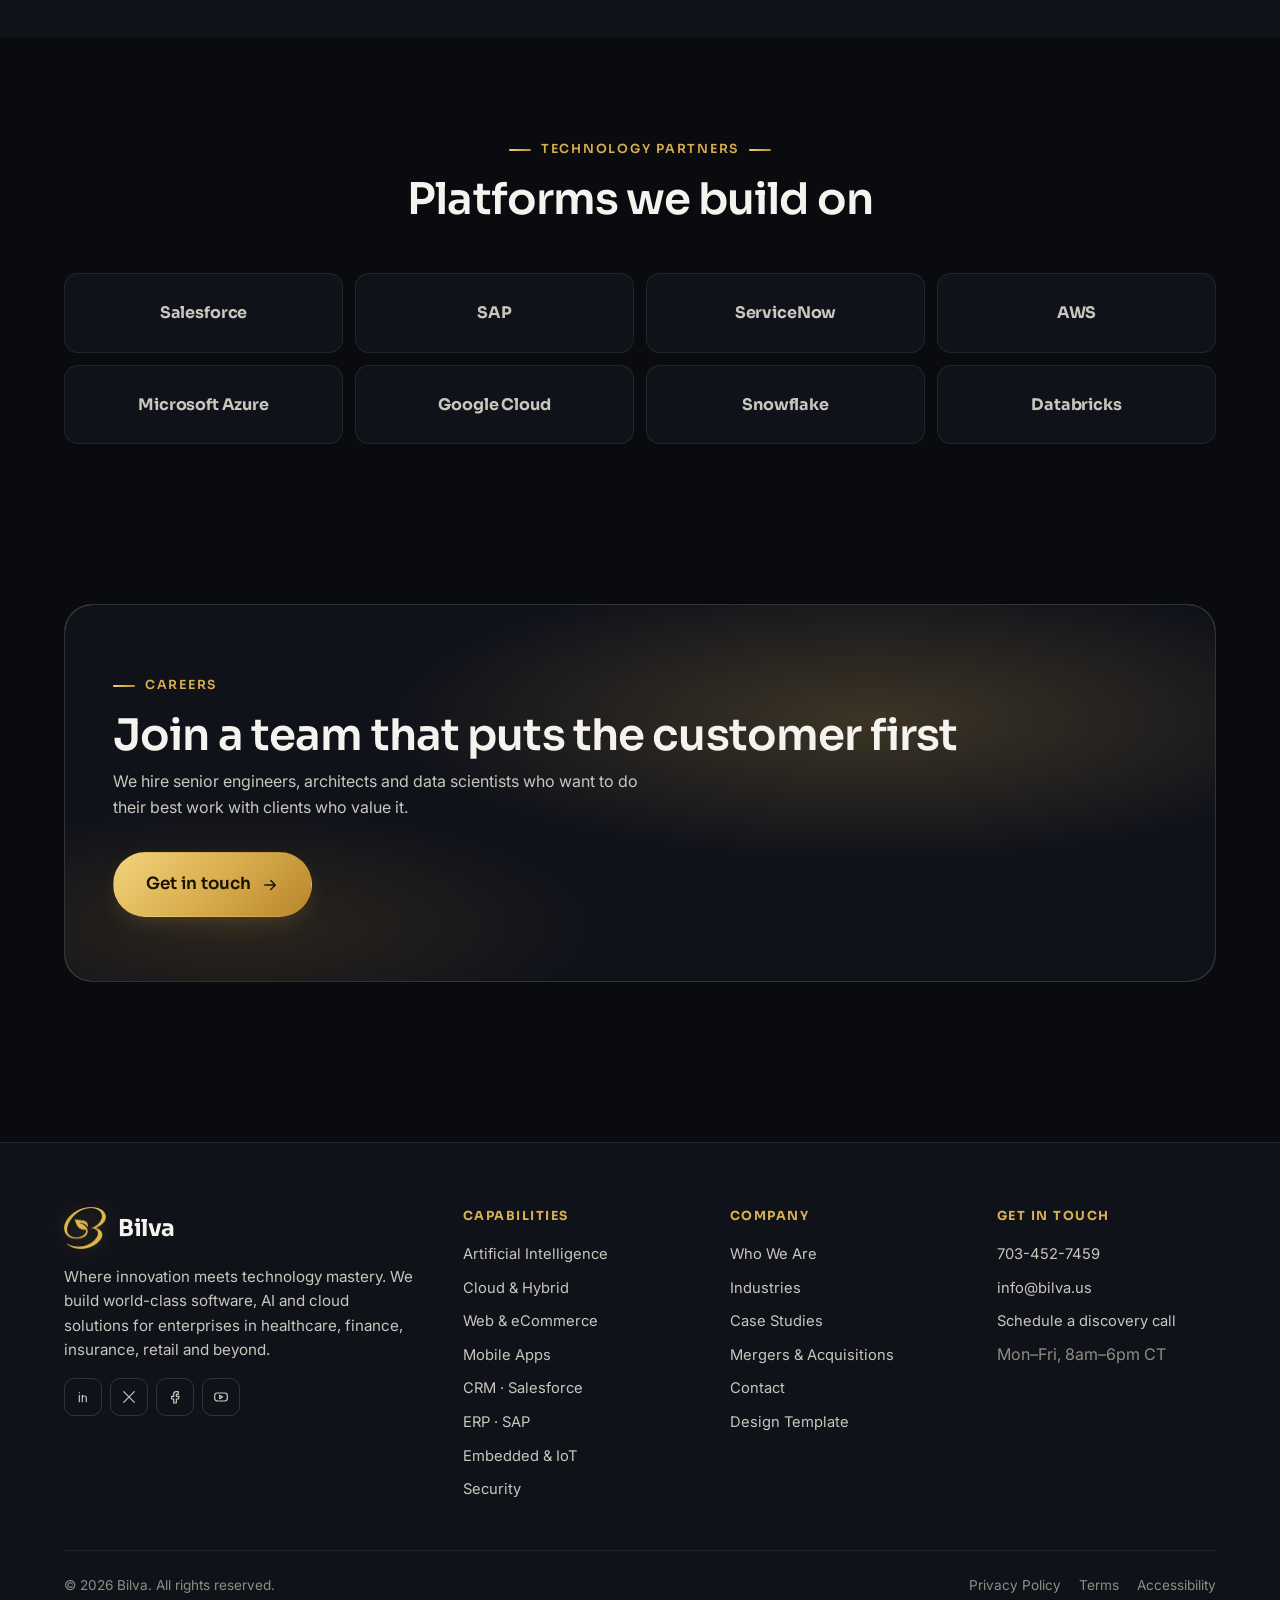
<file: about.html>
<!DOCTYPE html>
<html lang="en" data-theme="gold">
<head>
  <meta charset="utf-8">
  <meta name="viewport" content="width=device-width, initial-scale=1">
  <title>Who We Are — Bilva</title>
  <meta name="description" content="Bilva's vision, mission and values. Since our inception we have put the customer first, developing technology solutions that help businesses transform.">
  <link rel="icon" href="assets/img/logo.png">
  <script>try{document.documentElement.setAttribute('data-theme',new URLSearchParams(location.search).get('theme')||localStorage.getItem('bilva-theme')||'gold')}catch(e){}</script>
  <link rel="preconnect" href="https://fonts.googleapis.com">
  <link rel="preconnect" href="https://fonts.gstatic.com" crossorigin>
  <link href="https://fonts.googleapis.com/css2?family=Inter:wght@400;500;600&family=Sora:wght@400;500;600;700&display=swap" rel="stylesheet">
  <link rel="stylesheet" href="assets/css/styles.css">
  <style>
    .leader { text-align: center; }
    .leader .photo { width: 96px; height: 96px; border-radius: 50%; margin: 0 auto 14px; background: var(--grad); display: grid; place-items: center; color: var(--accent-ink); font-family: var(--font-display); font-weight: 700; font-size: 1.4rem; }
    .leader strong { display: block; font-family: var(--font-display); }
    .leader span { color: var(--muted); font-size: .88rem; }
  </style>
</head>
<body>
<div id="site-header"></div>

<main>
  <section class="page-hero with-image">
    <div class="bg"><img src="assets/img/photos/skyline.jpg" alt="Looking up at glass skyscrapers"></div>
    <div class="container">
      <div class="crumbs"><a href="index.html">Home</a><span>/</span><strong>Who We Are</strong></div>
      <span class="eyebrow">Who we are</span>
      <h1>Technology partners built on <span class="grad-text">integrity and trust</span></h1>
      <p class="lead">Our client engagement model is built on the cornerstones of integrity and trust. Bilva delivers transformational business solutions for a marquee list of clients spanning healthcare, insurance, utility and energy, retail, finance and consumer-products industries.</p>
    </div>
  </section>

  <section class="section">
    <div class="container split">
      <div class="reveal">
        <span class="eyebrow">Our story</span>
        <h2>Customer first, <span class="grad-text">since day one</span></h2>
        <p class="lead">Since our inception, Bilva has always put the customer first, developing technology solutions that help them transform their business.</p>
        <p class="muted">We are a team of architects, engineers and data scientists who have spent our careers inside enterprise platforms: Salesforce, SAP, ServiceNow and the hyperscale clouds. We started Bilva because we believed enterprise delivery could be both world-class and honest: senior people on every engagement, transparent reporting and outcomes we are willing to be measured on.</p>
        <div class="hero-actions" style="margin-top:8px"><a class="btn btn-primary" href="contact.html">Work with us <i data-icon="arrow"></i></a><a class="btn btn-ghost" href="services.html">Our capabilities</a></div>
      </div>
      <div class="media reveal">
        <img src="assets/img/photos/meeting.jpg" alt="Team collaborating in a modern office">
        <div class="badge-float"><strong>5+ years</strong><span>Delivering enterprise solutions</span></div>
      </div>
    </div>
  </section>

  <section class="section" style="background:var(--bg-2)">
    <div class="container">
      <div class="grid grid-2 reveal-stagger">
        <div class="card accent-top" style="padding:40px">
          <div class="ico-box"><i data-icon="target"></i></div>
          <span class="eyebrow">Vision</span>
          <h3 style="font-size:1.5rem">Enable businesses to innovate and transform through technology, and make an impact by serving our communities.</h3>
        </div>
        <div class="card accent-top" style="padding:40px">
          <div class="ico-box"><i data-icon="rocket"></i></div>
          <span class="eyebrow">Mission</span>
          <h3 style="font-size:1.5rem">Provide transformational solutions to our customers and conduct business with integrity.</h3>
        </div>
      </div>
    </div>
  </section>

  <section class="section">
    <div class="container">
      <div class="section-head center reveal"><span class="eyebrow">Values</span><h2>What we <span class="grad-text">stand for</span></h2></div>
      <div class="grid grid-3 reveal-stagger">
        <div class="card"><div class="ico-box"><i data-icon="heart"></i></div><h3>Customer first</h3><p>Build products and solutions that are right for the customer, and build lasting partnerships.</p></div>
        <div class="card"><div class="ico-box"><i data-icon="zap"></i></div><h3>Innovate</h3><p>Innovate technology solutions that help our customers transform their business with auto-scalability and availability.</p></div>
        <div class="card"><div class="ico-box"><i data-icon="shield"></i></div><h3>Integrity</h3><p>Integrity and unwavering trust. We practice transparency with clients, partners and each other.</p></div>
      </div>
    </div>
  </section>

  <section class="section tight">
    <div class="container">
      <div class="stats reveal-stagger">
        <div class="stat"><div class="num">5+</div><div class="lbl">Years delivering enterprise solutions</div></div>
        <div class="stat"><div class="num">110+</div><div class="lbl">Client reviews and references</div></div>
        <div class="stat"><div class="num">6</div><div class="lbl">Industries served</div></div>
        <div class="stat"><div class="num">4</div><div class="lbl">Platform specialisations</div></div>
      </div>
    </div>
  </section>

  <section class="section" style="background:var(--bg-2)">
    <div class="container">
      <div class="section-head reveal"><span class="eyebrow">Leadership</span><h2>The people behind <span class="grad-text">Bilva</span></h2><p class="muted">Placeholder cards. Add leadership photos, names and short bios.</p></div>
      <div class="grid grid-4 reveal-stagger">
        <div class="card leader"><div class="photo">CEO</div><strong>Name</strong><span>Chief Executive Officer</span></div>
        <div class="card leader"><div class="photo">CTO</div><strong>Name</strong><span>Chief Technology Officer</span></div>
        <div class="card leader"><div class="photo">COO</div><strong>Name</strong><span>Chief Operating Officer</span></div>
        <div class="card leader"><div class="photo">VP</div><strong>Name</strong><span>VP, Client Delivery</span></div>
      </div>
    </div>
  </section>

  <section class="section">
    <div class="container">
      <div class="section-head center reveal"><span class="eyebrow">Technology partners</span><h2>Platforms we build on</h2></div>
      <div class="partner-grid reveal-stagger">
        <div class="partner">Salesforce</div><div class="partner">SAP</div><div class="partner">ServiceNow</div><div class="partner">AWS</div>
        <div class="partner">Microsoft Azure</div><div class="partner">Google Cloud</div><div class="partner">Snowflake</div><div class="partner">Databricks</div>
      </div>
    </div>
  </section>

  <section class="section tight">
    <div class="container">
      <div class="cta-band reveal">
        <div class="inner">
          <div><span class="eyebrow">Careers</span><h2>Join a team that puts the customer first</h2><p>We hire senior engineers, architects and data scientists who want to do their best work with clients who value it.</p></div>
          <div class="actions"><a class="btn btn-primary btn-lg" href="contact.html">Get in touch <i data-icon="arrow"></i></a></div>
        </div>
      </div>
    </div>
  </section>
</main>

<div id="site-footer"></div>
<script src="assets/js/main.js"></script>
</body>
</html>
</file>
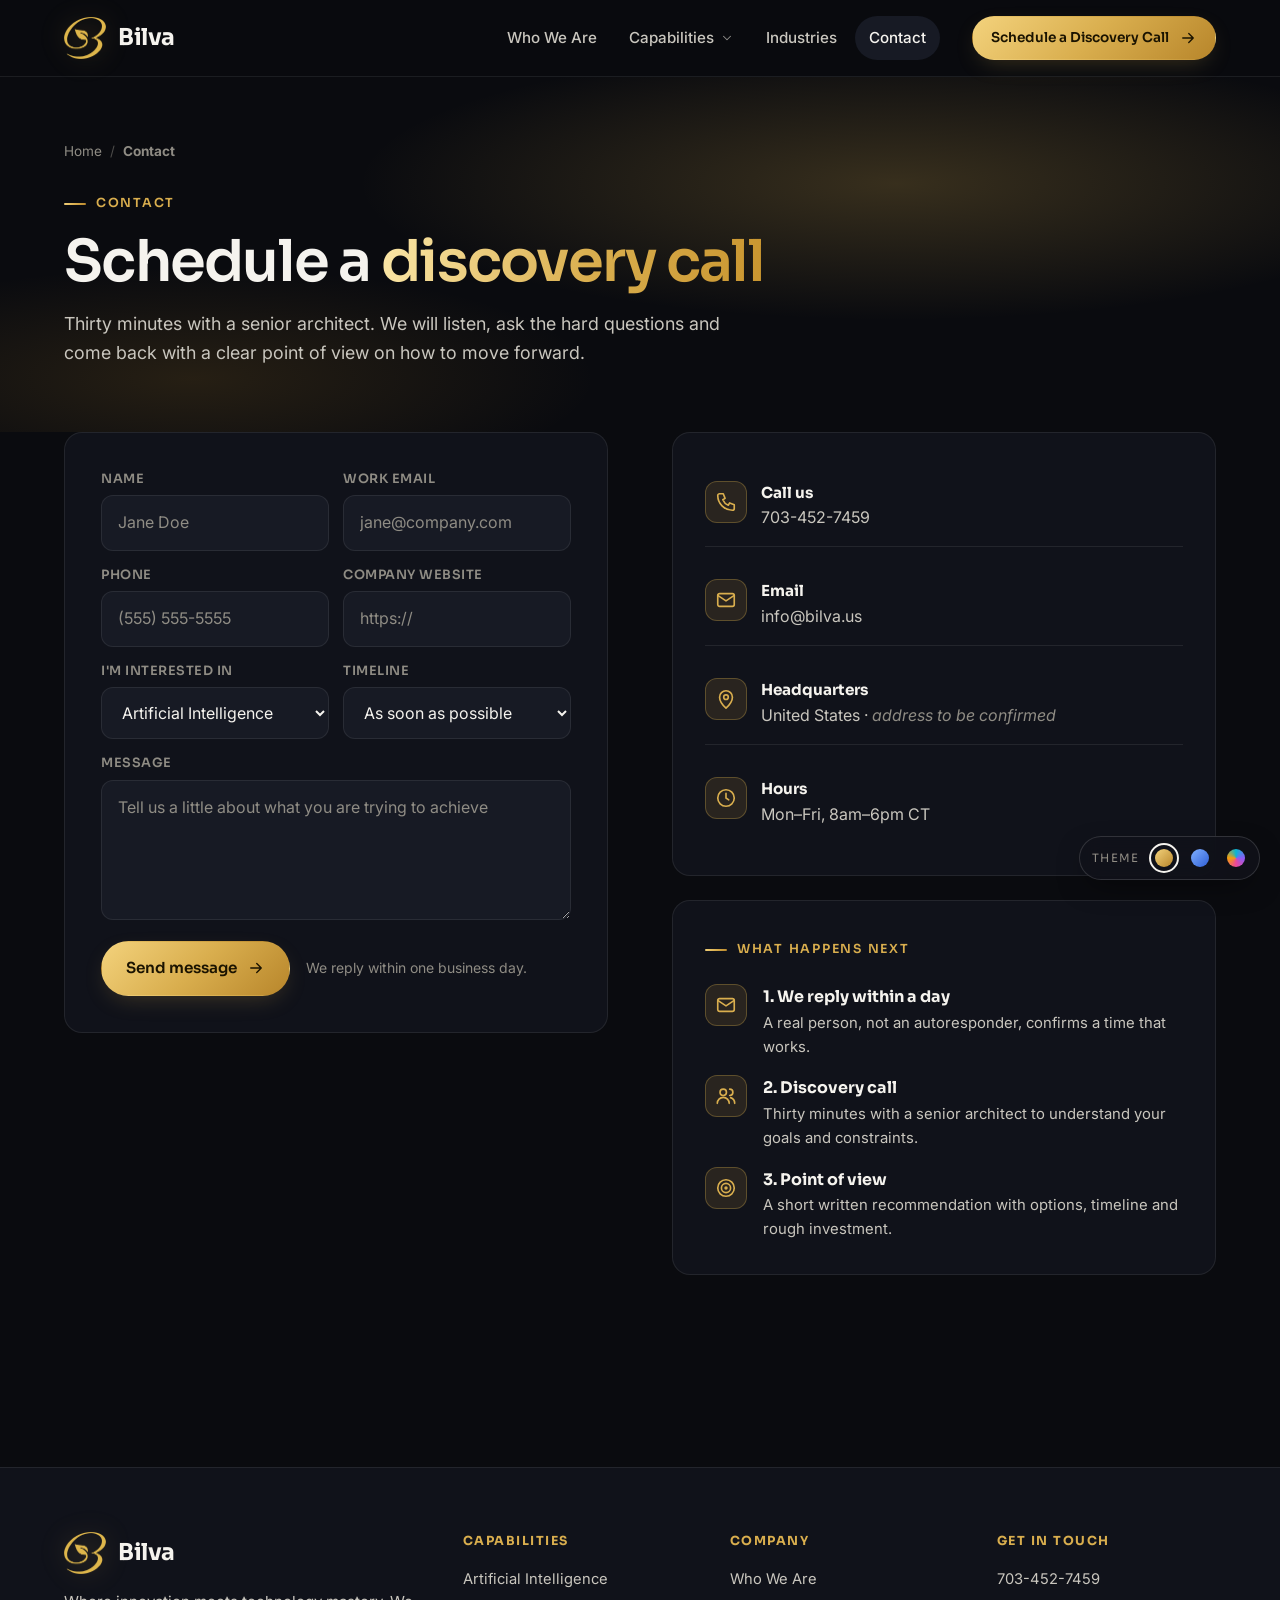
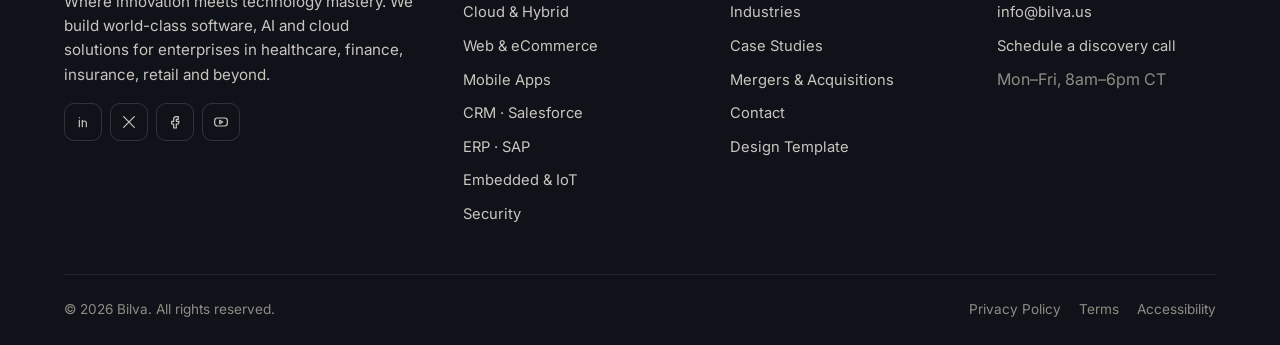
<file: contact.html>
<!DOCTYPE html>
<html lang="en" data-theme="gold">
<head>
  <meta charset="utf-8">
  <meta name="viewport" content="width=device-width, initial-scale=1">
  <title>Contact — Bilva</title>
  <meta name="description" content="Schedule a discovery call with Bilva. Call 703-452-7459 or email info@bilva.us.">
  <link rel="icon" href="assets/img/logo.png">
  <script>try{document.documentElement.setAttribute('data-theme',new URLSearchParams(location.search).get('theme')||localStorage.getItem('bilva-theme')||'gold')}catch(e){}</script>
  <link rel="preconnect" href="https://fonts.googleapis.com">
  <link rel="preconnect" href="https://fonts.gstatic.com" crossorigin>
  <link href="https://fonts.googleapis.com/css2?family=Inter:wght@400;500;600&family=Sora:wght@400;500;600;700&display=swap" rel="stylesheet">
  <link rel="stylesheet" href="assets/css/styles.css">
</head>
<body>
<div id="site-header"></div>

<main>
  <section class="page-hero">
    <div class="container">
      <div class="crumbs"><a href="index.html">Home</a><span>/</span><strong>Contact</strong></div>
      <span class="eyebrow">Contact</span>
      <h1>Schedule a <span class="grad-text">discovery call</span></h1>
      <p class="lead">Thirty minutes with a senior architect. We will listen, ask the hard questions and come back with a clear point of view on how to move forward.</p>
    </div>
  </section>

  <section class="section" style="padding-top:0">
    <div class="container split" style="align-items:start">
      <form class="card form reveal" data-demo novalidate style="padding:36px">
        <div class="field"><label for="c-name">Name</label><input id="c-name" type="text" placeholder="Jane Doe" required></div>
        <div class="field"><label for="c-email">Work email</label><input id="c-email" type="email" placeholder="jane@company.com" required></div>
        <div class="field"><label for="c-phone">Phone</label><input id="c-phone" type="tel" placeholder="(555) 555-5555"></div>
        <div class="field"><label for="c-company">Company website</label><input id="c-company" type="url" placeholder="https://"></div>
        <div class="field"><label for="c-interest">I'm interested in</label><select id="c-interest"><option>Artificial Intelligence</option><option>Cloud &amp; Hybrid</option><option>Web &amp; eCommerce</option><option>Mobile App Development</option><option>Salesforce / CRM</option><option>SAP / ERP</option><option>ServiceNow</option><option>Embedded &amp; IoT</option><option>Security</option><option>Mergers &amp; Acquisitions</option><option>Something else</option></select></div>
        <div class="field"><label for="c-timeline">Timeline</label><select id="c-timeline"><option>As soon as possible</option><option>Next quarter</option><option>This year</option><option>Just exploring</option></select></div>
        <div class="field full"><label for="c-msg">Message</label><textarea id="c-msg" placeholder="Tell us a little about what you are trying to achieve"></textarea></div>
        <div class="full" style="display:flex;align-items:center;gap:16px;flex-wrap:wrap"><button class="btn btn-primary" type="submit">Send message <i data-icon="arrow"></i></button><span class="muted small">We reply within one business day.</span></div>
        <p class="form-msg full small" style="display:none;color:var(--accent);margin:0"></p>
      </form>

      <div class="reveal">
        <div class="contact-info card" style="margin-bottom:24px">
          <div class="row"><div class="ico-box"><i data-icon="phone"></i></div><div><strong>Call us</strong><a href="tel:+17034527459">703-452-7459</a></div></div>
          <div class="row"><div class="ico-box"><i data-icon="mail"></i></div><div><strong>Email</strong><a href="mailto:info@bilva.us">info@bilva.us</a></div></div>
          <div class="row"><div class="ico-box"><i data-icon="pin"></i></div><div><strong>Headquarters</strong><span>United States · <em class="muted">address to be confirmed</em></span></div></div>
          <div class="row"><div class="ico-box"><i data-icon="clock"></i></div><div><strong>Hours</strong><span>Mon–Fri, 8am–6pm CT</span></div></div>
        </div>
        <div class="card">
          <span class="eyebrow">What happens next</span>
          <ul class="value-list" style="margin-top:8px">
            <li><div class="ico-box"><i data-icon="mail"></i></div><div><strong>1. We reply within a day</strong><p>A real person, not an autoresponder, confirms a time that works.</p></div></li>
            <li><div class="ico-box"><i data-icon="users"></i></div><div><strong>2. Discovery call</strong><p>Thirty minutes with a senior architect to understand your goals and constraints.</p></div></li>
            <li><div class="ico-box"><i data-icon="target"></i></div><div><strong>3. Point of view</strong><p>A short written recommendation with options, timeline and rough investment.</p></div></li>
          </ul>
        </div>
      </div>
    </div>
  </section>
</main>

<div id="site-footer"></div>
<script src="assets/js/main.js"></script>
</body>
</html>
</file>
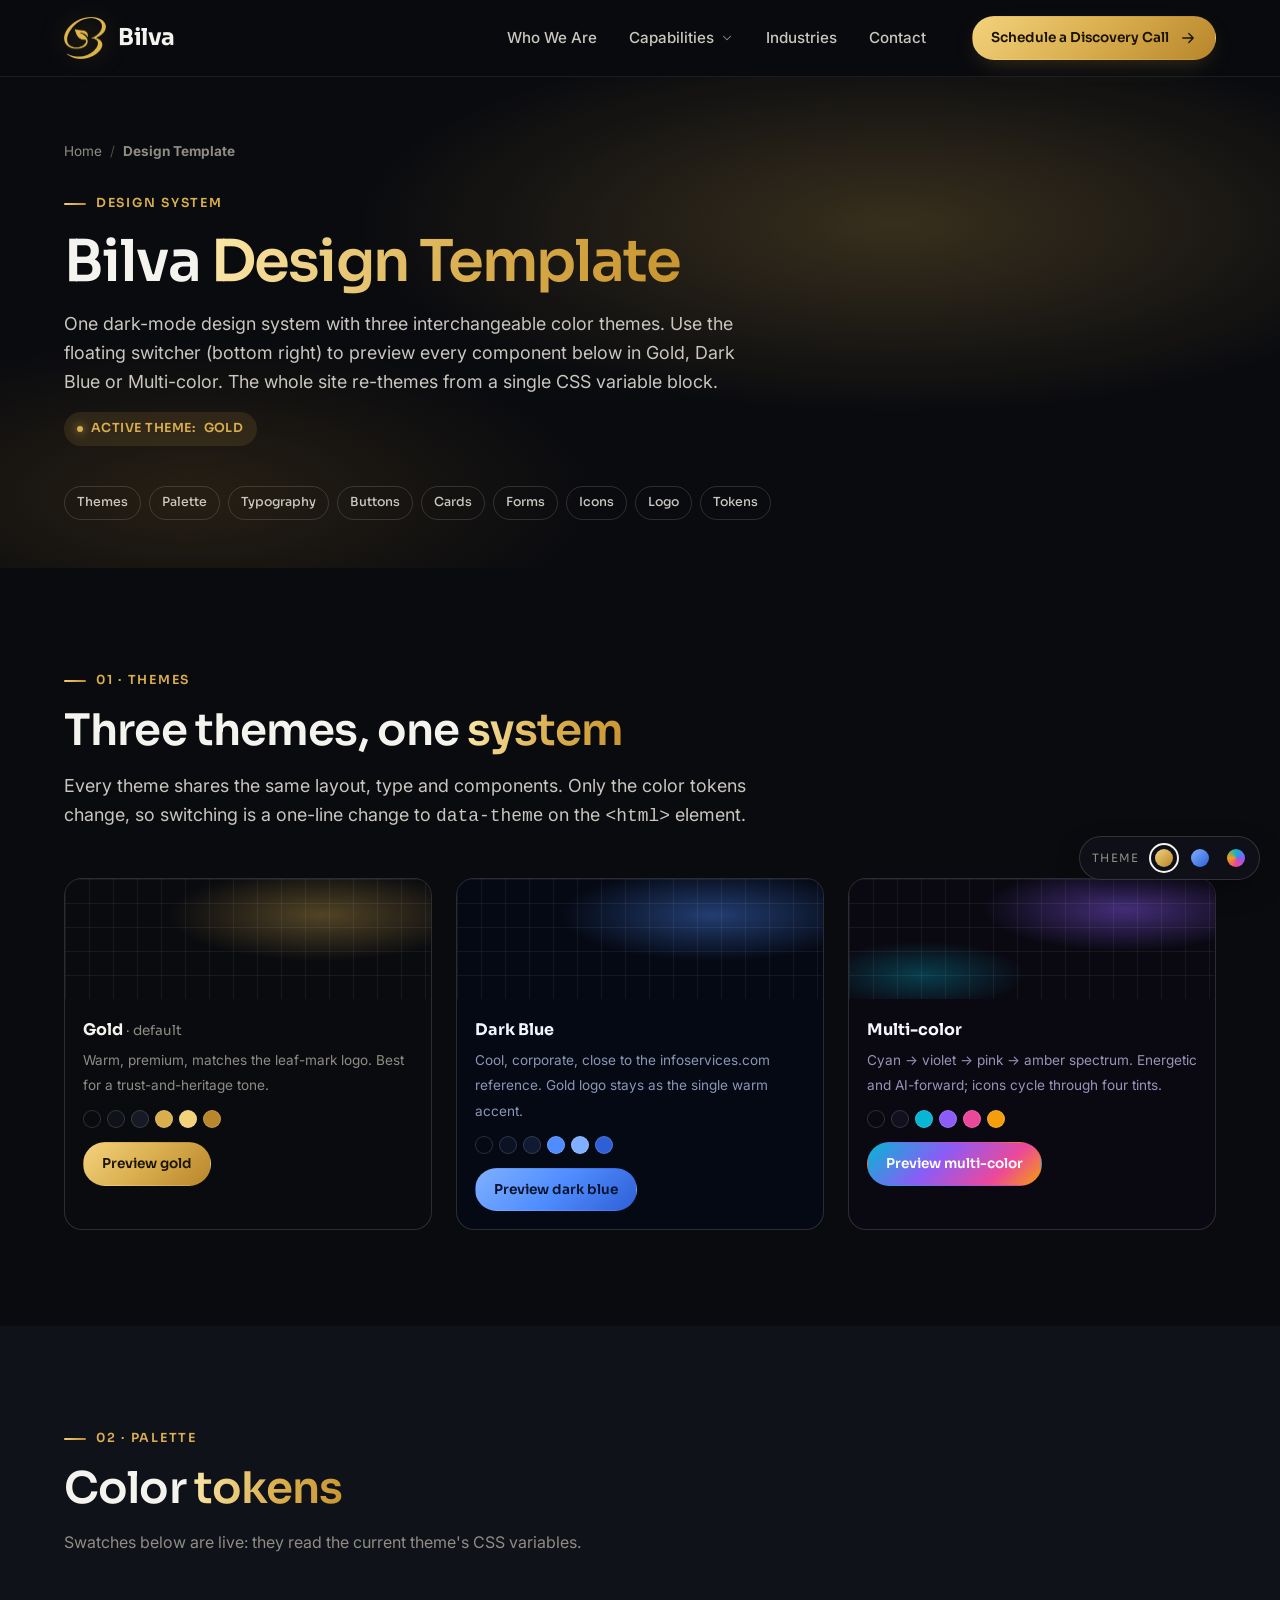
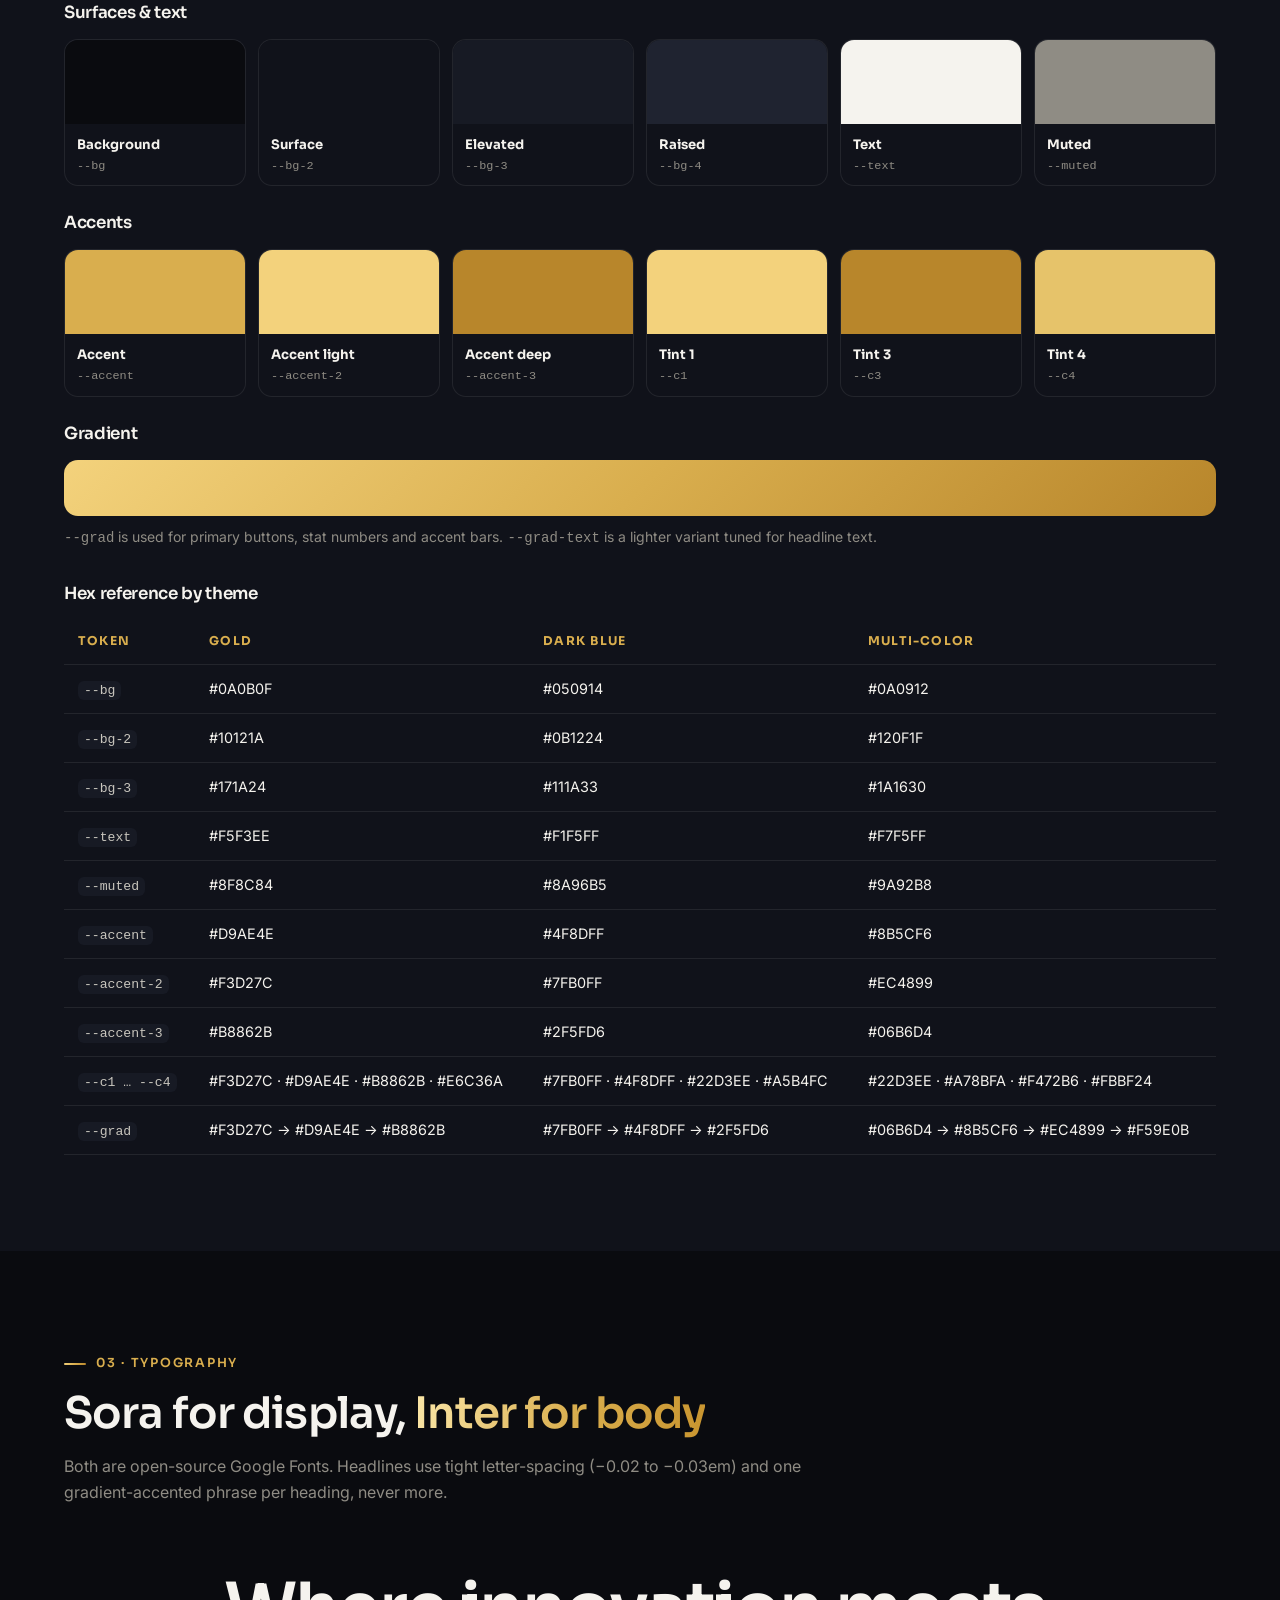
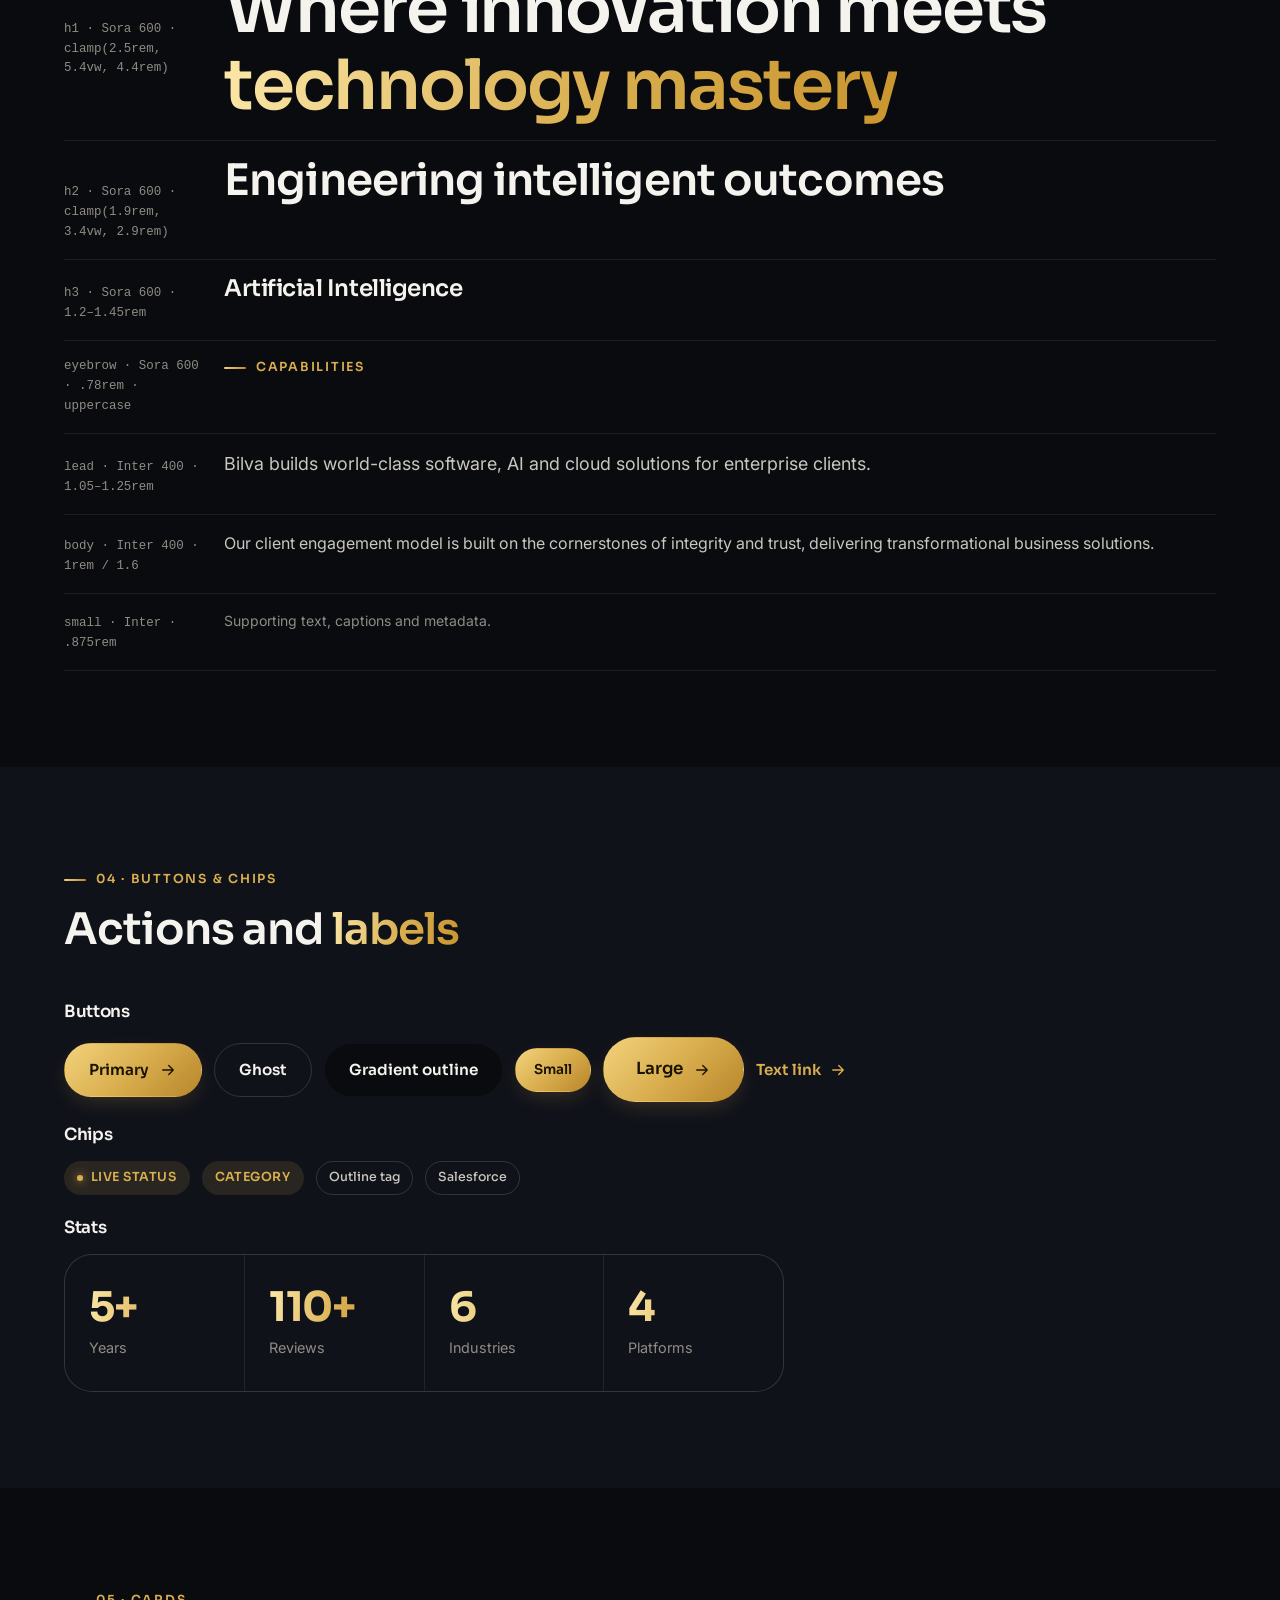
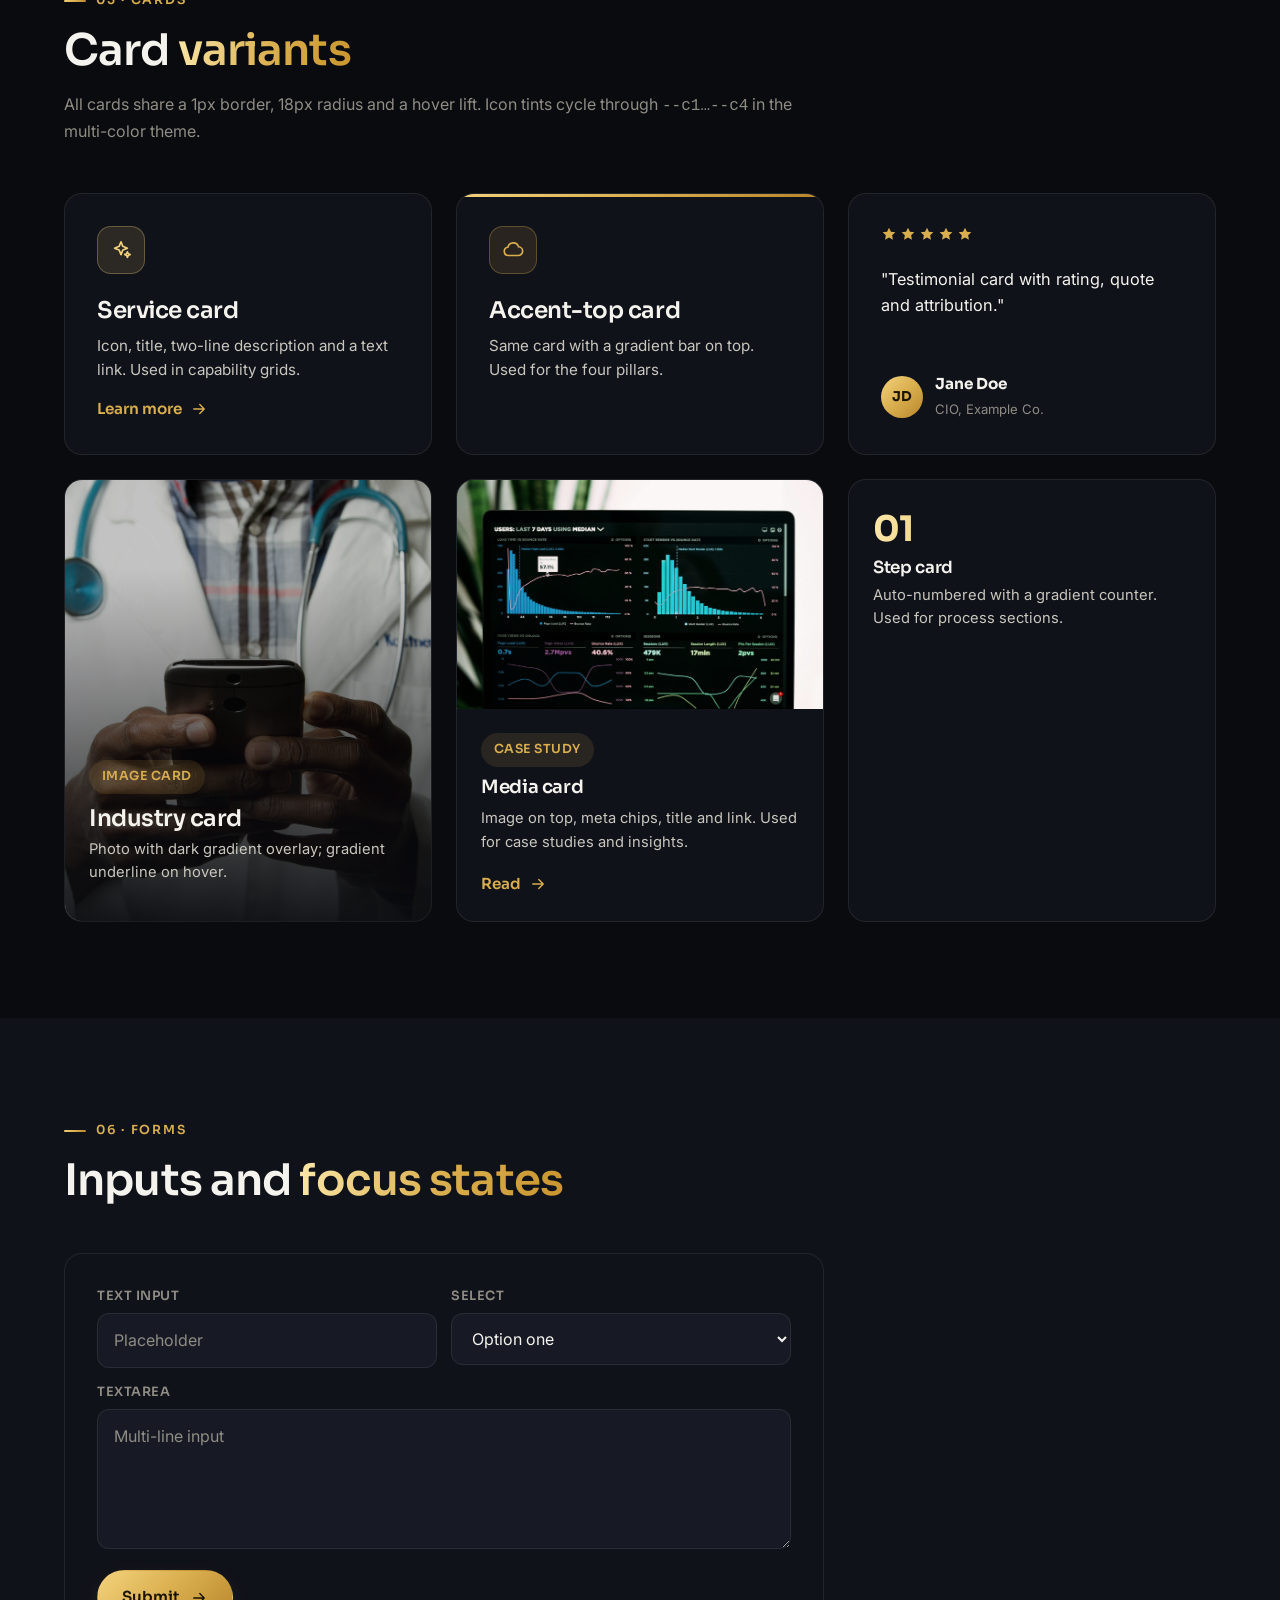
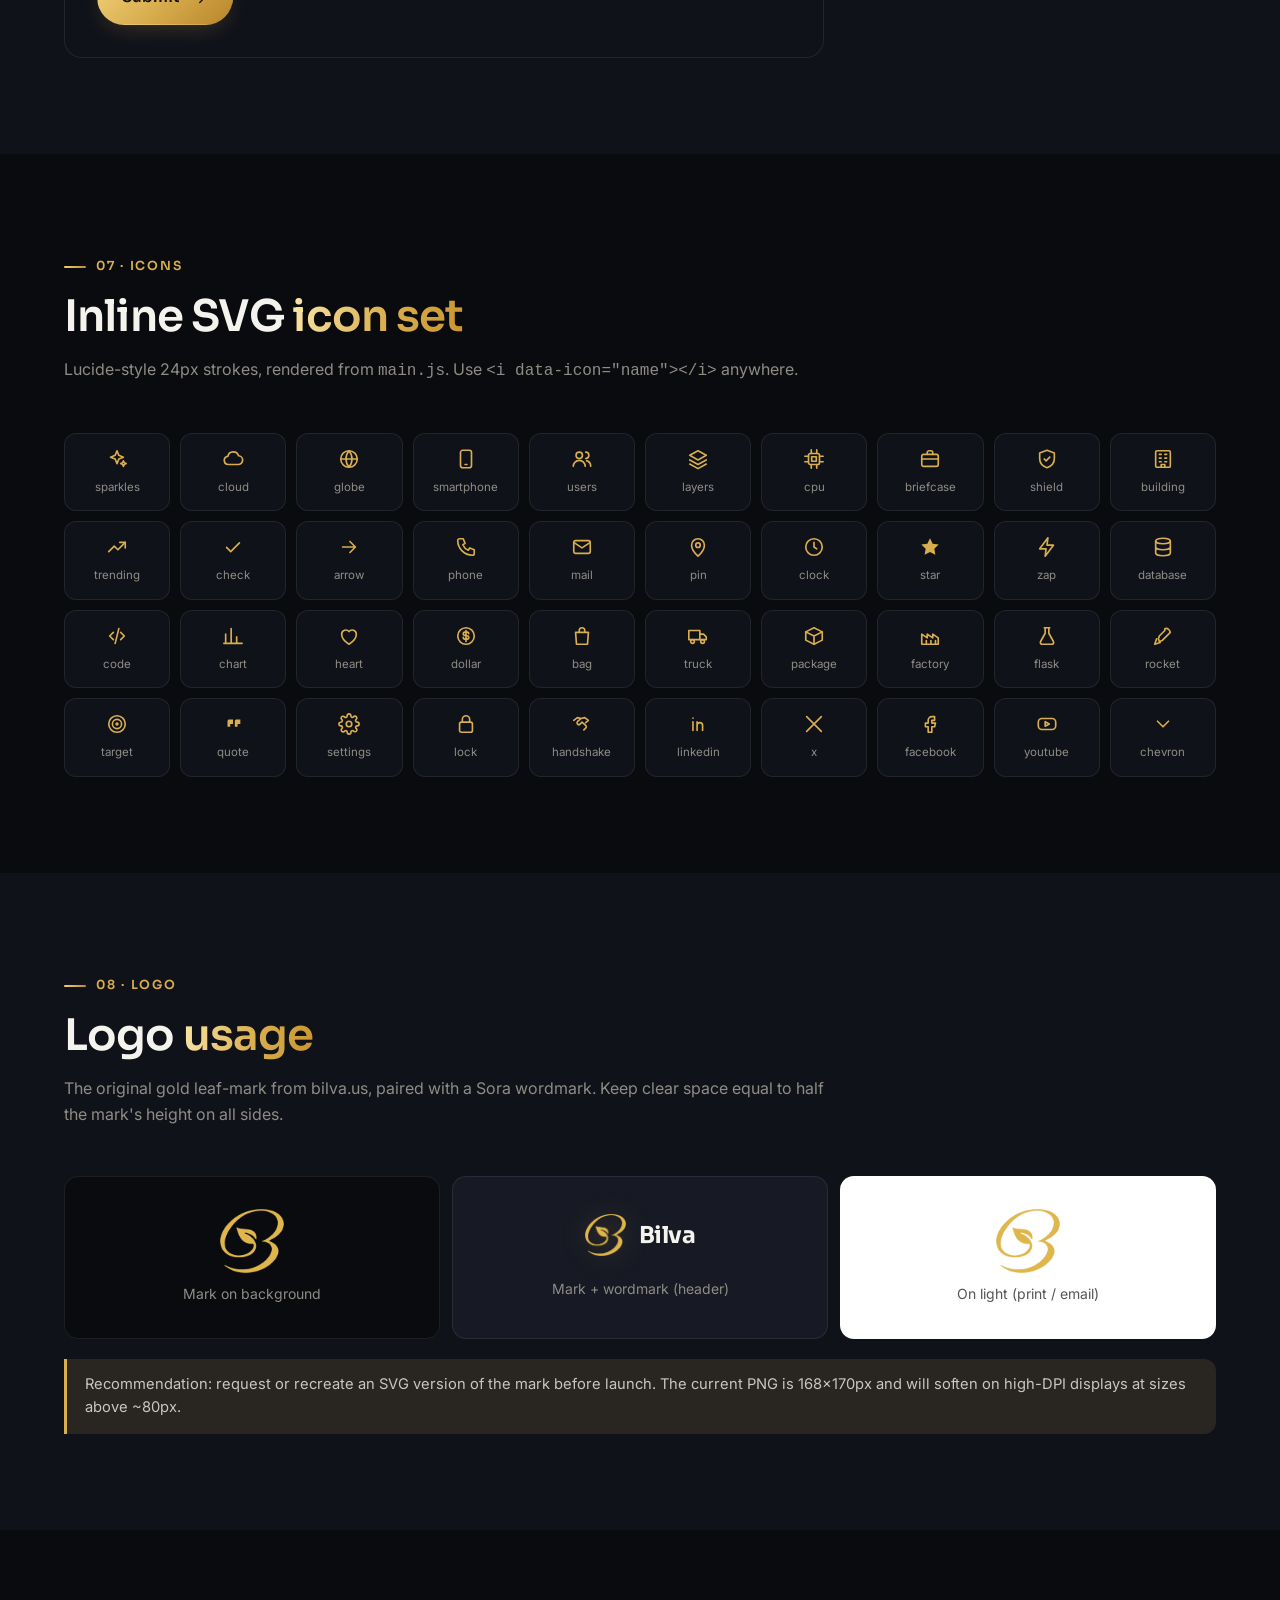
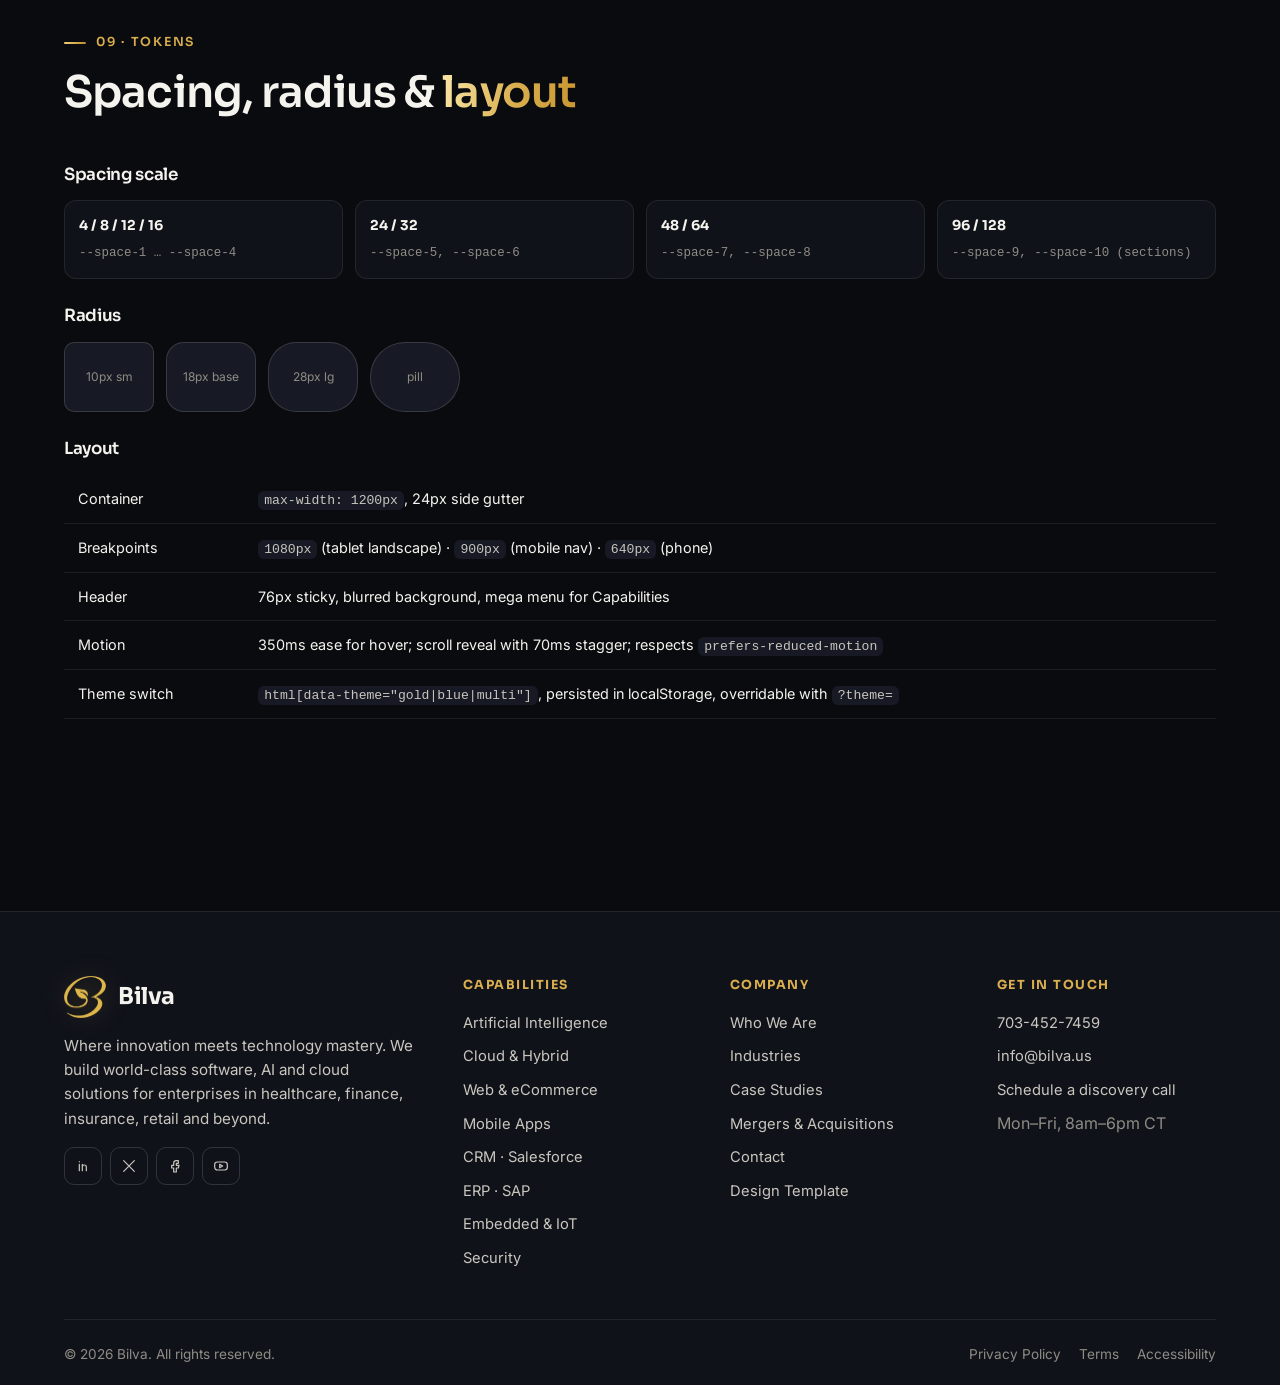
<file: design-template.html>
<!DOCTYPE html>
<html lang="en" data-theme="gold">
<head>
  <meta charset="utf-8">
  <meta name="viewport" content="width=device-width, initial-scale=1">
  <title>Design Template — Bilva</title>
  <meta name="description" content="Bilva design system: three dark-mode color themes (gold, dark blue, multi-color), typography, components, spacing and logo usage.">
  <link rel="icon" href="assets/img/logo.png">
  <script>try{document.documentElement.setAttribute('data-theme',new URLSearchParams(location.search).get('theme')||localStorage.getItem('bilva-theme')||'gold')}catch(e){}</script>
  <link rel="preconnect" href="https://fonts.googleapis.com">
  <link rel="preconnect" href="https://fonts.gstatic.com" crossorigin>
  <link href="https://fonts.googleapis.com/css2?family=Inter:wght@400;500;600&family=Sora:wght@400;500;600;700&display=swap" rel="stylesheet">
  <link rel="stylesheet" href="assets/css/styles.css">
  <style>
    .ds-section { scroll-margin-top: 100px; }
    .ds-nav { display: flex; flex-wrap: wrap; gap: 8px; margin-top: 24px; }
    .token-grid { display: grid; grid-template-columns: repeat(4, 1fr); gap: 12px; }
    .token { border: 1px solid var(--line); border-radius: 12px; padding: 14px; background: var(--bg-2); font-size: .85rem; }
    .token strong { display: block; font-family: var(--font-display); margin-bottom: 4px; }
    .token code { color: var(--muted); font-size: .78rem; }
    .radius-demo { display: flex; gap: 12px; flex-wrap: wrap; }
    .radius-demo div { width: 90px; height: 70px; background: var(--bg-3); border: 1px solid var(--line-strong); display: grid; place-items: center; font-size: .75rem; color: var(--muted); }
    .icon-grid { display: grid; grid-template-columns: repeat(auto-fill, minmax(96px, 1fr)); gap: 10px; }
    .icon-grid div { border: 1px solid var(--line); border-radius: 12px; padding: 14px 8px; display: grid; place-items: center; gap: 8px; font-size: .72rem; color: var(--muted); background: var(--bg-2); }
    .icon-grid svg { width: 22px; height: 22px; color: var(--accent); }
    .grad-bar { height: 56px; border-radius: 14px; background: var(--grad); }
    .theme-active-name::after { content: attr(data-gold); }
    :root[data-theme="blue"] .theme-active-name::after { content: attr(data-blue); }
    :root[data-theme="multi"] .theme-active-name::after { content: attr(data-multi); }
    @media (max-width: 900px) { .token-grid { grid-template-columns: repeat(2, 1fr); } }
  </style>
</head>
<body>
<div id="site-header"></div>

<main>
  <section class="page-hero">
    <div class="container">
      <div class="crumbs"><a href="index.html">Home</a><span>/</span><strong>Design Template</strong></div>
      <span class="eyebrow">Design system</span>
      <h1>Bilva <span class="grad-text">Design Template</span></h1>
      <p class="lead">One dark-mode design system with three interchangeable color themes. Use the floating switcher (bottom right) to preview every component below in Gold, Dark Blue or Multi-color. The whole site re-themes from a single CSS variable block.</p>
      <p class="chip"><span class="dot"></span> Active theme: <span class="theme-active-name" data-gold="Gold" data-blue="Dark Blue" data-multi="Multi-color"></span></p>
      <div class="ds-nav">
        <a class="chip outline" href="#themes">Themes</a><a class="chip outline" href="#palette">Palette</a><a class="chip outline" href="#type">Typography</a><a class="chip outline" href="#buttons">Buttons</a><a class="chip outline" href="#cards">Cards</a><a class="chip outline" href="#forms">Forms</a><a class="chip outline" href="#icons">Icons</a><a class="chip outline" href="#logo">Logo</a><a class="chip outline" href="#tokens">Tokens</a>
      </div>
    </div>
  </section>

  <!-- THEMES -->
  <section class="section ds-section" id="themes">
    <div class="container">
      <div class="section-head reveal"><span class="eyebrow">01 · Themes</span><h2>Three themes, one <span class="grad-text">system</span></h2><p class="lead">Every theme shares the same layout, type and components. Only the color tokens change, so switching is a one-line change to <code>data-theme</code> on the <code>&lt;html&gt;</code> element.</p></div>
      <div class="theme-preview reveal-stagger">
        <div class="tp" style="background:#0A0B0F">
          <div class="top" style="background:radial-gradient(60% 55% at 70% 30%, rgba(217,174,78,.35), transparent 70%), #0A0B0F"></div>
          <div class="body"><strong style="color:#F5F3EE">Gold <span style="color:#8F8C84;font-weight:400">· default</span></strong><span style="color:#8F8C84">Warm, premium, matches the leaf-mark logo. Best for a trust-and-heritage tone.</span>
            <div class="dots"><i style="background:#0A0B0F"></i><i style="background:#10121A"></i><i style="background:#171A24"></i><i style="background:#D9AE4E"></i><i style="background:#F3D27C"></i><i style="background:#B8862B"></i></div>
            <div style="margin-top:14px"><a class="btn btn-sm" href="?theme=gold" style="background:linear-gradient(135deg,#F3D27C,#D9AE4E 50%,#B8862B);color:#1A1300">Preview gold</a></div></div>
        </div>
        <div class="tp" style="background:#050914">
          <div class="top" style="background:radial-gradient(60% 55% at 70% 30%, rgba(79,141,255,.4), transparent 70%), #050914"></div>
          <div class="body"><strong style="color:#F1F5FF">Dark Blue</strong><span style="color:#8A96B5">Cool, corporate, close to the infoservices.com reference. Gold logo stays as the single warm accent.</span>
            <div class="dots"><i style="background:#050914"></i><i style="background:#0B1224"></i><i style="background:#111A33"></i><i style="background:#4F8DFF"></i><i style="background:#7FB0FF"></i><i style="background:#2F5FD6"></i></div>
            <div style="margin-top:14px"><a class="btn btn-sm" href="?theme=blue" style="background:linear-gradient(135deg,#7FB0FF,#4F8DFF 50%,#2F5FD6);color:#04122B">Preview dark blue</a></div></div>
        </div>
        <div class="tp" style="background:#0A0912">
          <div class="top" style="background:radial-gradient(55% 50% at 75% 25%, rgba(139,92,246,.45), transparent 70%), radial-gradient(40% 40% at 20% 80%, rgba(6,182,212,.3), transparent 70%), #0A0912"></div>
          <div class="body"><strong style="color:#F7F5FF">Multi-color</strong><span style="color:#9A92B8">Cyan → violet → pink → amber spectrum. Energetic and AI-forward; icons cycle through four tints.</span>
            <div class="dots"><i style="background:#0A0912"></i><i style="background:#120F1F"></i><i style="background:#06B6D4"></i><i style="background:#8B5CF6"></i><i style="background:#EC4899"></i><i style="background:#F59E0B"></i></div>
            <div style="margin-top:14px"><a class="btn btn-sm" href="?theme=multi" style="background:linear-gradient(135deg,#06B6D4,#8B5CF6 40%,#EC4899 75%,#F59E0B);color:#fff">Preview multi-color</a></div></div>
        </div>
      </div>
    </div>
  </section>

  <!-- PALETTE -->
  <section class="section ds-section" id="palette" style="background:var(--bg-2)">
    <div class="container">
      <div class="section-head reveal"><span class="eyebrow">02 · Palette</span><h2>Color <span class="grad-text">tokens</span></h2><p class="muted">Swatches below are live: they read the current theme's CSS variables.</p></div>
      <h4>Surfaces &amp; text</h4>
      <div class="swatches reveal-stagger" style="margin-bottom:28px">
        <div class="swatch"><div class="color" style="background:var(--bg)"></div><div class="info"><strong>Background</strong><code>--bg</code></div></div>
        <div class="swatch"><div class="color" style="background:var(--bg-2)"></div><div class="info"><strong>Surface</strong><code>--bg-2</code></div></div>
        <div class="swatch"><div class="color" style="background:var(--bg-3)"></div><div class="info"><strong>Elevated</strong><code>--bg-3</code></div></div>
        <div class="swatch"><div class="color" style="background:var(--bg-4)"></div><div class="info"><strong>Raised</strong><code>--bg-4</code></div></div>
        <div class="swatch"><div class="color" style="background:var(--text)"></div><div class="info"><strong>Text</strong><code>--text</code></div></div>
        <div class="swatch"><div class="color" style="background:var(--muted)"></div><div class="info"><strong>Muted</strong><code>--muted</code></div></div>
      </div>
      <h4>Accents</h4>
      <div class="swatches reveal-stagger" style="margin-bottom:28px">
        <div class="swatch"><div class="color" style="background:var(--accent)"></div><div class="info"><strong>Accent</strong><code>--accent</code></div></div>
        <div class="swatch"><div class="color" style="background:var(--accent-2)"></div><div class="info"><strong>Accent light</strong><code>--accent-2</code></div></div>
        <div class="swatch"><div class="color" style="background:var(--accent-3)"></div><div class="info"><strong>Accent deep</strong><code>--accent-3</code></div></div>
        <div class="swatch"><div class="color" style="background:var(--c1)"></div><div class="info"><strong>Tint 1</strong><code>--c1</code></div></div>
        <div class="swatch"><div class="color" style="background:var(--c3)"></div><div class="info"><strong>Tint 3</strong><code>--c3</code></div></div>
        <div class="swatch"><div class="color" style="background:var(--c4)"></div><div class="info"><strong>Tint 4</strong><code>--c4</code></div></div>
      </div>
      <h4>Gradient</h4>
      <div class="grad-bar reveal"></div>
      <p class="small muted" style="margin-top:10px"><code>--grad</code> is used for primary buttons, stat numbers and accent bars. <code>--grad-text</code> is a lighter variant tuned for headline text.</p>

      <h4 style="margin-top:36px">Hex reference by theme</h4>
      <div style="overflow-x:auto">
      <table class="spec-table reveal">
        <thead><tr><th>Token</th><th>Gold</th><th>Dark Blue</th><th>Multi-color</th></tr></thead>
        <tbody>
          <tr><td><code>--bg</code></td><td>#0A0B0F</td><td>#050914</td><td>#0A0912</td></tr>
          <tr><td><code>--bg-2</code></td><td>#10121A</td><td>#0B1224</td><td>#120F1F</td></tr>
          <tr><td><code>--bg-3</code></td><td>#171A24</td><td>#111A33</td><td>#1A1630</td></tr>
          <tr><td><code>--text</code></td><td>#F5F3EE</td><td>#F1F5FF</td><td>#F7F5FF</td></tr>
          <tr><td><code>--muted</code></td><td>#8F8C84</td><td>#8A96B5</td><td>#9A92B8</td></tr>
          <tr><td><code>--accent</code></td><td>#D9AE4E</td><td>#4F8DFF</td><td>#8B5CF6</td></tr>
          <tr><td><code>--accent-2</code></td><td>#F3D27C</td><td>#7FB0FF</td><td>#EC4899</td></tr>
          <tr><td><code>--accent-3</code></td><td>#B8862B</td><td>#2F5FD6</td><td>#06B6D4</td></tr>
          <tr><td><code>--c1 … --c4</code></td><td>#F3D27C · #D9AE4E · #B8862B · #E6C36A</td><td>#7FB0FF · #4F8DFF · #22D3EE · #A5B4FC</td><td>#22D3EE · #A78BFA · #F472B6 · #FBBF24</td></tr>
          <tr><td><code>--grad</code></td><td>#F3D27C → #D9AE4E → #B8862B</td><td>#7FB0FF → #4F8DFF → #2F5FD6</td><td>#06B6D4 → #8B5CF6 → #EC4899 → #F59E0B</td></tr>
        </tbody>
      </table>
      </div>
    </div>
  </section>

  <!-- TYPOGRAPHY -->
  <section class="section ds-section" id="type">
    <div class="container">
      <div class="section-head reveal"><span class="eyebrow">03 · Typography</span><h2>Sora for display, <span class="grad-text">Inter for body</span></h2><p class="muted">Both are open-source Google Fonts. Headlines use tight letter-spacing (−0.02 to −0.03em) and one gradient-accented phrase per heading, never more.</p></div>
      <div class="type-scale reveal">
        <div><code>h1 · Sora 600 · clamp(2.5rem, 5.4vw, 4.4rem)</code><h1 style="margin:0">Where innovation meets <span class="grad-text">technology mastery</span></h1></div>
        <div><code>h2 · Sora 600 · clamp(1.9rem, 3.4vw, 2.9rem)</code><h2 style="margin:0">Engineering intelligent outcomes</h2></div>
        <div><code>h3 · Sora 600 · 1.2–1.45rem</code><h3 style="margin:0">Artificial Intelligence</h3></div>
        <div><code>eyebrow · Sora 600 · .78rem · uppercase</code><span class="eyebrow" style="margin:0">Capabilities</span></div>
        <div><code>lead · Inter 400 · 1.05–1.25rem</code><p class="lead" style="margin:0">Bilva builds world-class software, AI and cloud solutions for enterprise clients.</p></div>
        <div><code>body · Inter 400 · 1rem / 1.6</code><p style="margin:0;color:var(--text-2)">Our client engagement model is built on the cornerstones of integrity and trust, delivering transformational business solutions.</p></div>
        <div><code>small · Inter · .875rem</code><p class="small muted" style="margin:0">Supporting text, captions and metadata.</p></div>
      </div>
    </div>
  </section>

  <!-- BUTTONS & CHIPS -->
  <section class="section ds-section" id="buttons" style="background:var(--bg-2)">
    <div class="container">
      <div class="section-head reveal"><span class="eyebrow">04 · Buttons &amp; chips</span><h2>Actions and <span class="grad-text">labels</span></h2></div>
      <h4>Buttons</h4>
      <div class="component-row reveal" style="margin-bottom:24px">
        <a class="btn btn-primary" href="#">Primary <i data-icon="arrow"></i></a>
        <a class="btn btn-ghost" href="#">Ghost</a>
        <a class="btn btn-outline-grad" href="#">Gradient outline</a>
        <a class="btn btn-primary btn-sm" href="#">Small</a>
        <a class="btn btn-primary btn-lg" href="#">Large <i data-icon="arrow"></i></a>
        <a class="link-arrow" href="#">Text link <i data-icon="arrow"></i></a>
      </div>
      <h4>Chips</h4>
      <div class="component-row reveal" style="margin-bottom:24px">
        <span class="chip"><span class="dot"></span> Live status</span>
        <span class="chip">Category</span>
        <span class="chip outline">Outline tag</span>
        <span class="chip outline">Salesforce</span>
      </div>
      <h4>Stats</h4>
      <div class="stats reveal" style="max-width:720px">
        <div class="stat"><div class="num">5+</div><div class="lbl">Years</div></div>
        <div class="stat"><div class="num">110+</div><div class="lbl">Reviews</div></div>
        <div class="stat"><div class="num">6</div><div class="lbl">Industries</div></div>
        <div class="stat"><div class="num">4</div><div class="lbl">Platforms</div></div>
      </div>
    </div>
  </section>

  <!-- CARDS -->
  <section class="section ds-section" id="cards">
    <div class="container">
      <div class="section-head reveal"><span class="eyebrow">05 · Cards</span><h2>Card <span class="grad-text">variants</span></h2><p class="muted">All cards share a 1px border, 18px radius and a hover lift. Icon tints cycle through <code>--c1…--c4</code> in the multi-color theme.</p></div>
      <div class="grid grid-3 reveal-stagger" style="margin-bottom:24px">
        <div class="card"><div class="ico-box"><i data-icon="sparkles"></i></div><h3>Service card</h3><p>Icon, title, two-line description and a text link. Used in capability grids.</p><span class="link-arrow">Learn more <i data-icon="arrow"></i></span></div>
        <div class="card accent-top"><div class="ico-box"><i data-icon="cloud"></i></div><h3>Accent-top card</h3><p>Same card with a gradient bar on top. Used for the four pillars.</p></div>
        <div class="card quote"><div class="stars"><i data-icon="star"></i><i data-icon="star"></i><i data-icon="star"></i><i data-icon="star"></i><i data-icon="star"></i></div><blockquote>"Testimonial card with rating, quote and attribution."</blockquote><div class="who"><div class="avatar">JD</div><div><strong>Jane Doe</strong><span>CIO, Example Co.</span></div></div></div>
      </div>
      <div class="grid grid-3 reveal-stagger">
        <a class="img-card" href="#"><img src="assets/img/photos/healthcare.jpg" alt=""><div class="body"><span class="chip">Image card</span><h3>Industry card</h3><p>Photo with dark gradient overlay; gradient underline on hover.</p></div></a>
        <a class="case-card" href="#"><div class="media"><img src="assets/img/photos/dashboard.jpg" alt=""></div><div class="body"><div class="meta"><span class="chip">Case study</span></div><h3>Media card</h3><p>Image on top, meta chips, title and link. Used for case studies and insights.</p><span class="link-arrow">Read <i data-icon="arrow"></i></span></div></a>
        <div class="step"><h4>Step card</h4><p>Auto-numbered with a gradient counter. Used for process sections.</p></div>
      </div>
    </div>
  </section>

  <!-- FORMS -->
  <section class="section ds-section" id="forms" style="background:var(--bg-2)">
    <div class="container">
      <div class="section-head reveal"><span class="eyebrow">06 · Forms</span><h2>Inputs and <span class="grad-text">focus states</span></h2></div>
      <form class="form card reveal" data-demo novalidate style="max-width:760px">
        <div class="field"><label for="d-name">Text input</label><input id="d-name" type="text" placeholder="Placeholder"></div>
        <div class="field"><label for="d-sel">Select</label><select id="d-sel"><option>Option one</option><option>Option two</option></select></div>
        <div class="field full"><label for="d-ta">Textarea</label><textarea id="d-ta" placeholder="Multi-line input"></textarea></div>
        <div class="full"><button class="btn btn-primary" type="submit">Submit <i data-icon="arrow"></i></button></div>
        <p class="form-msg full small" style="display:none;color:var(--accent);margin:0"></p>
      </form>
    </div>
  </section>

  <!-- ICONS -->
  <section class="section ds-section" id="icons">
    <div class="container">
      <div class="section-head reveal"><span class="eyebrow">07 · Icons</span><h2>Inline SVG <span class="grad-text">icon set</span></h2><p class="muted">Lucide-style 24px strokes, rendered from <code>main.js</code>. Use <code>&lt;i data-icon="name"&gt;&lt;/i&gt;</code> anywhere.</p></div>
      <div class="icon-grid reveal" id="icon-grid"></div>
    </div>
  </section>

  <!-- LOGO -->
  <section class="section ds-section" id="logo" style="background:var(--bg-2)">
    <div class="container">
      <div class="section-head reveal"><span class="eyebrow">08 · Logo</span><h2>Logo <span class="grad-text">usage</span></h2><p class="muted">The original gold leaf-mark from bilva.us, paired with a Sora wordmark. Keep clear space equal to half the mark's height on all sides.</p></div>
      <div class="logo-usage reveal-stagger">
        <div style="background:var(--bg)"><img src="assets/img/logo.png" alt="Bilva mark"><span class="small muted">Mark on background</span></div>
        <div style="background:var(--bg-3)"><a class="brand" style="margin:0"><img src="assets/img/logo.png" alt="Bilva mark" style="width:42px"><span class="wordmark">Bilva</span></a><span class="small muted">Mark + wordmark (header)</span></div>
        <div style="background:#fff"><img src="assets/img/logo.png" alt="Bilva mark"><span class="small" style="color:#555">On light (print / email)</span></div>
      </div>
      <div class="note" style="margin-top:20px">Recommendation: request or recreate an SVG version of the mark before launch. The current PNG is 168×170px and will soften on high-DPI displays at sizes above ~80px.</div>
    </div>
  </section>

  <!-- TOKENS -->
  <section class="section ds-section" id="tokens">
    <div class="container">
      <div class="section-head reveal"><span class="eyebrow">09 · Tokens</span><h2>Spacing, radius &amp; <span class="grad-text">layout</span></h2></div>
      <h4>Spacing scale</h4>
      <div class="token-grid reveal-stagger" style="margin-bottom:28px">
        <div class="token"><strong>4 / 8 / 12 / 16</strong><code>--space-1 … --space-4</code></div>
        <div class="token"><strong>24 / 32</strong><code>--space-5, --space-6</code></div>
        <div class="token"><strong>48 / 64</strong><code>--space-7, --space-8</code></div>
        <div class="token"><strong>96 / 128</strong><code>--space-9, --space-10 (sections)</code></div>
      </div>
      <h4>Radius</h4>
      <div class="radius-demo reveal" style="margin-bottom:28px">
        <div style="border-radius:var(--radius-sm)">10px sm</div>
        <div style="border-radius:var(--radius)">18px base</div>
        <div style="border-radius:var(--radius-lg)">28px lg</div>
        <div style="border-radius:var(--radius-pill)">pill</div>
      </div>
      <h4>Layout</h4>
      <table class="spec-table reveal">
        <tbody>
          <tr><td>Container</td><td><code>max-width: 1200px</code>, 24px side gutter</td></tr>
          <tr><td>Breakpoints</td><td><code>1080px</code> (tablet landscape) · <code>900px</code> (mobile nav) · <code>640px</code> (phone)</td></tr>
          <tr><td>Header</td><td>76px sticky, blurred background, mega menu for Capabilities</td></tr>
          <tr><td>Motion</td><td>350ms ease for hover; scroll reveal with 70ms stagger; respects <code>prefers-reduced-motion</code></td></tr>
          <tr><td>Theme switch</td><td><code>html[data-theme="gold|blue|multi"]</code>, persisted in localStorage, overridable with <code>?theme=</code></td></tr>
        </tbody>
      </table>
    </div>
  </section>
</main>

<div id="site-footer"></div>
<script src="assets/js/main.js"></script>
<script>
  (function () {
    var names = ['sparkles','cloud','globe','smartphone','users','layers','cpu','briefcase','shield','building','trending','check','arrow','phone','mail','pin','clock','star','zap','database','code','chart','heart','dollar','bag','truck','package','factory','flask','rocket','target','quote','settings','lock','handshake','linkedin','x','facebook','youtube','chevron'];
    var g = document.getElementById('icon-grid');
    g.innerHTML = names.map(function (n) { return '<div>' + window.bilvaIcon(n) + '<span>' + n + '</span></div>'; }).join('');
  })();
</script>
</body>
</html>
</file>
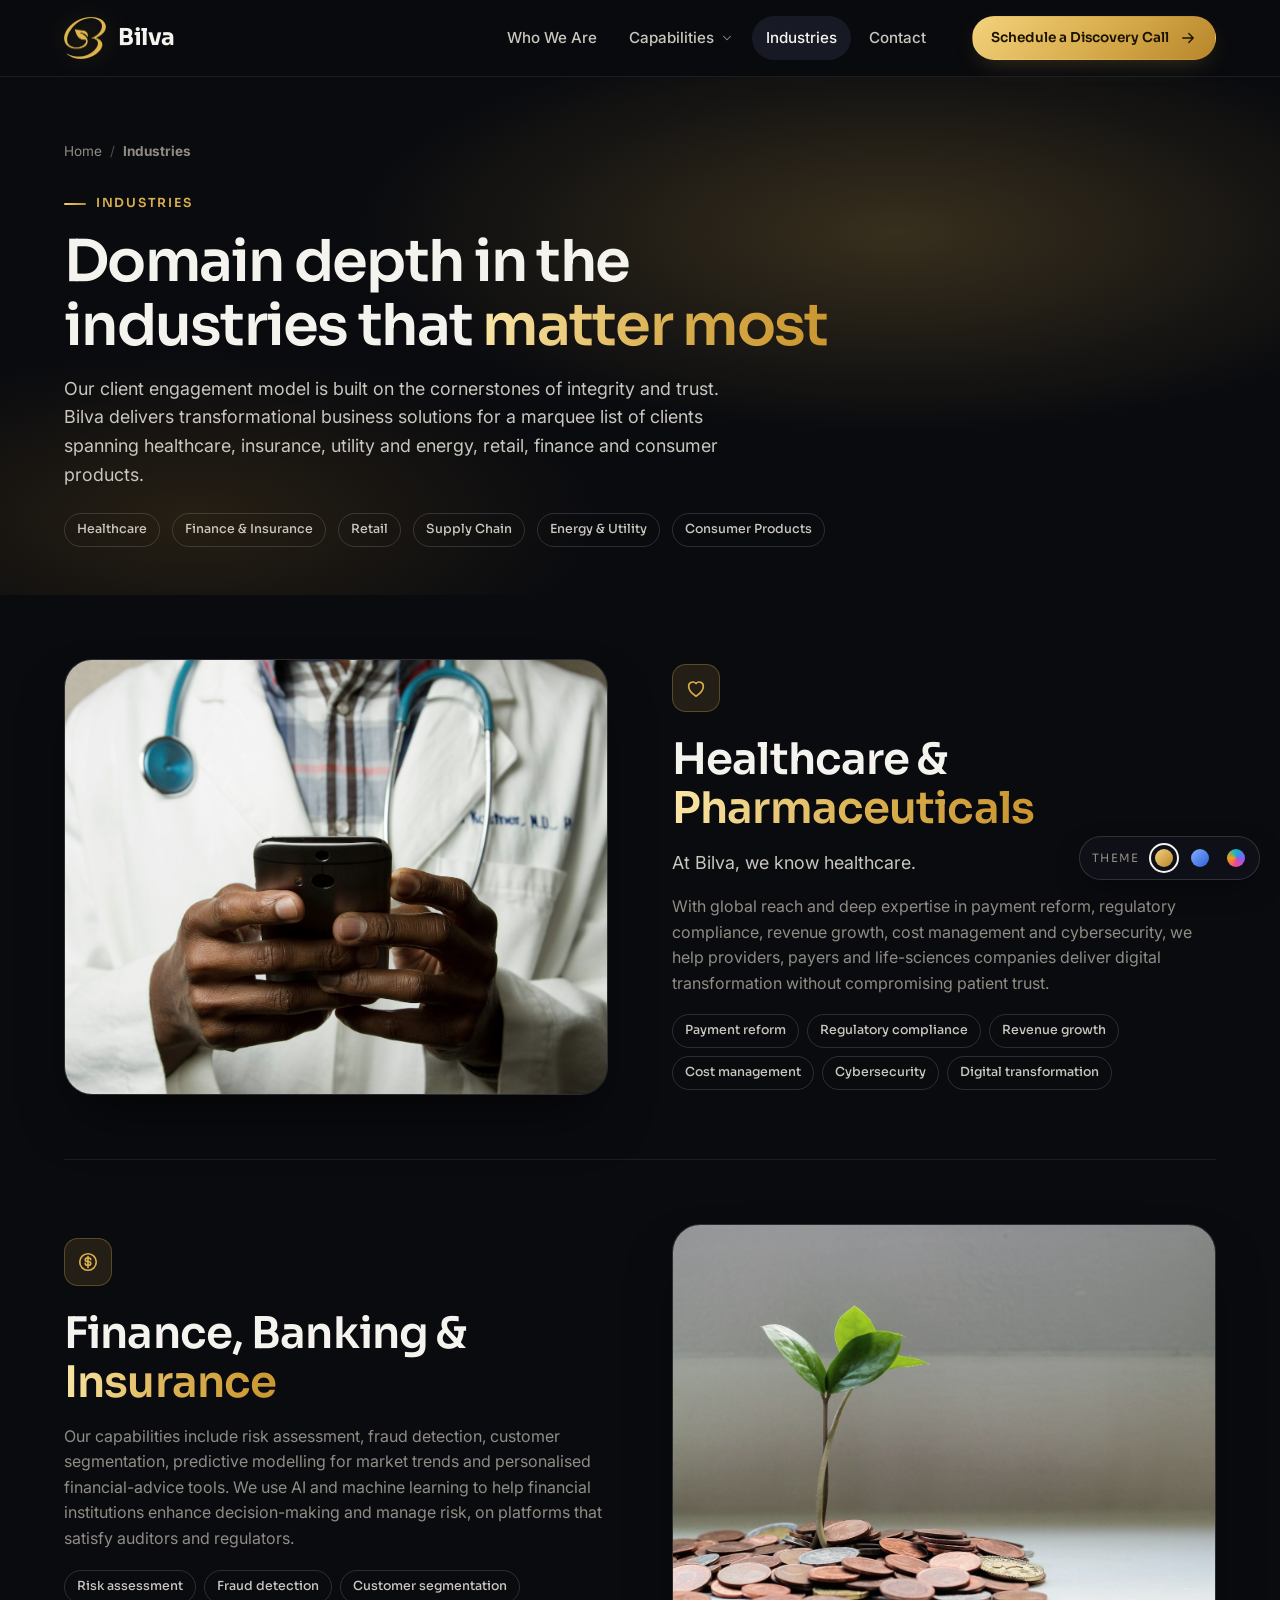
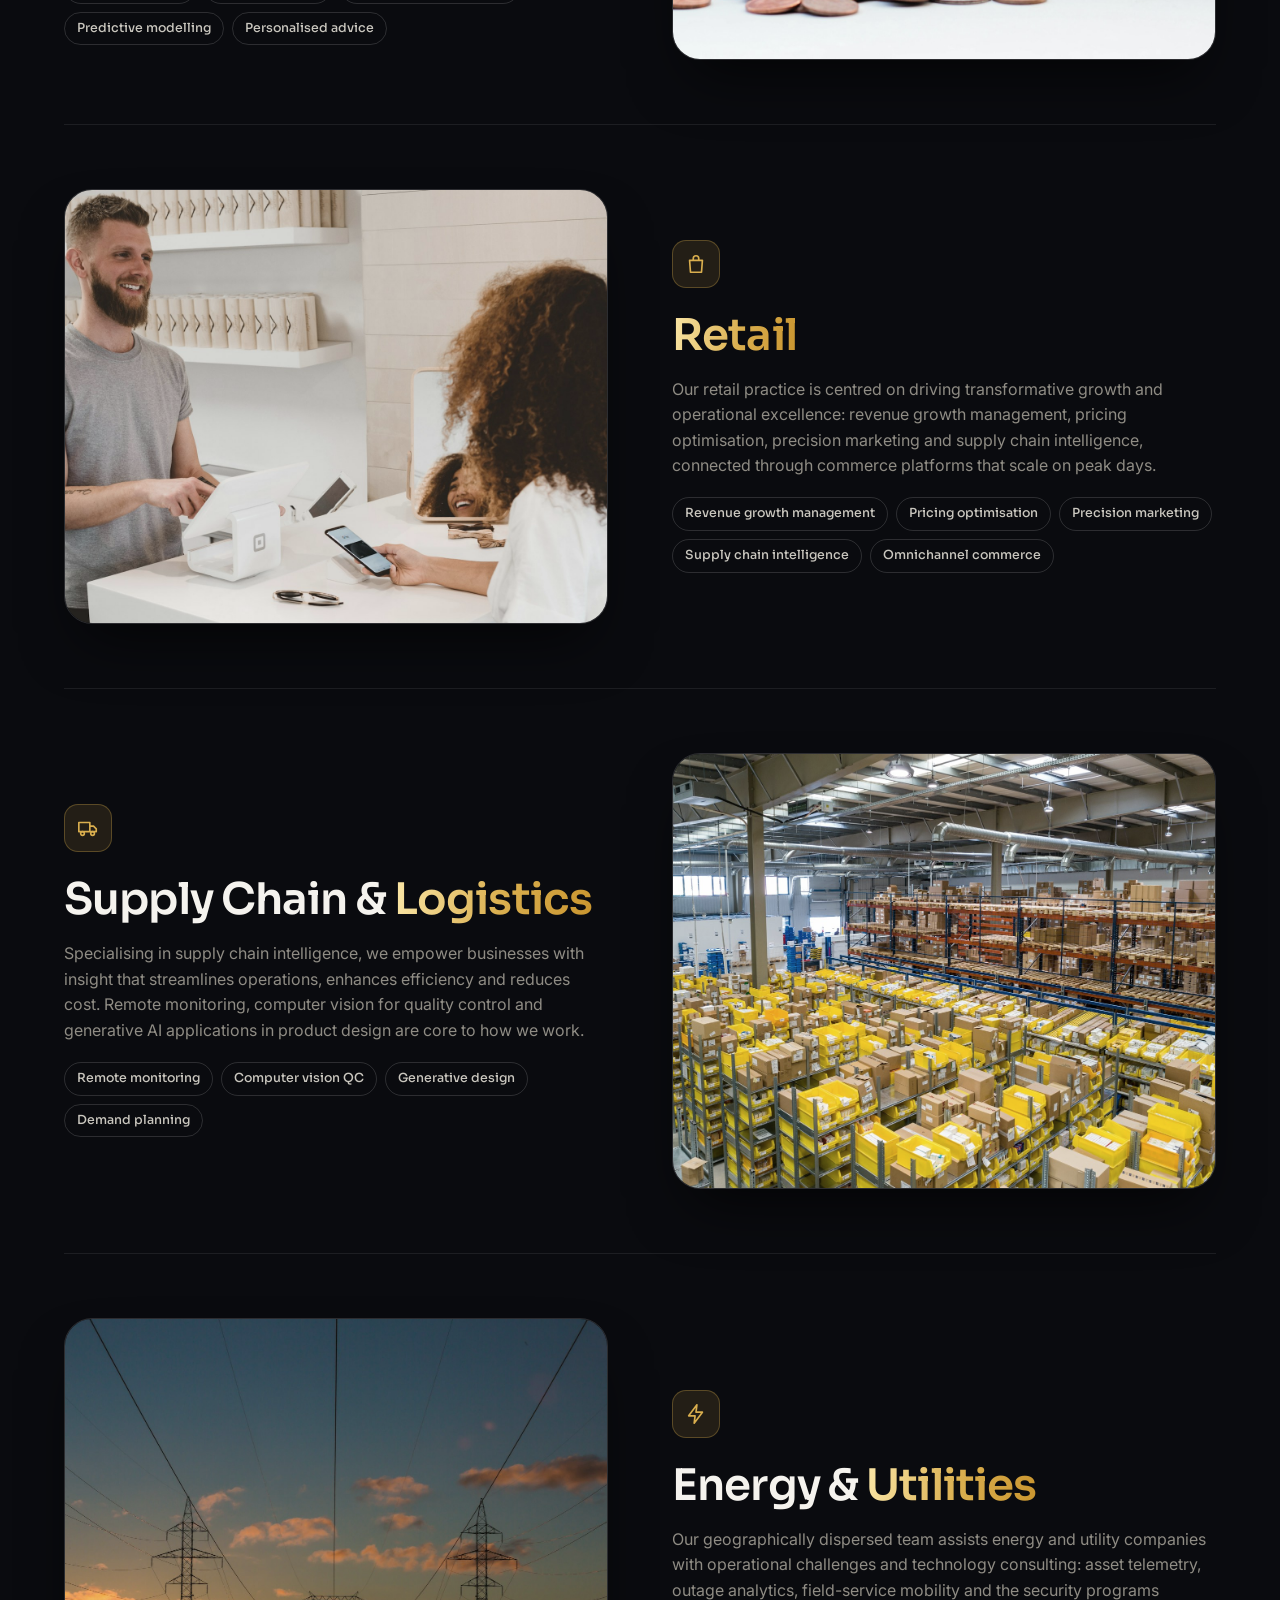
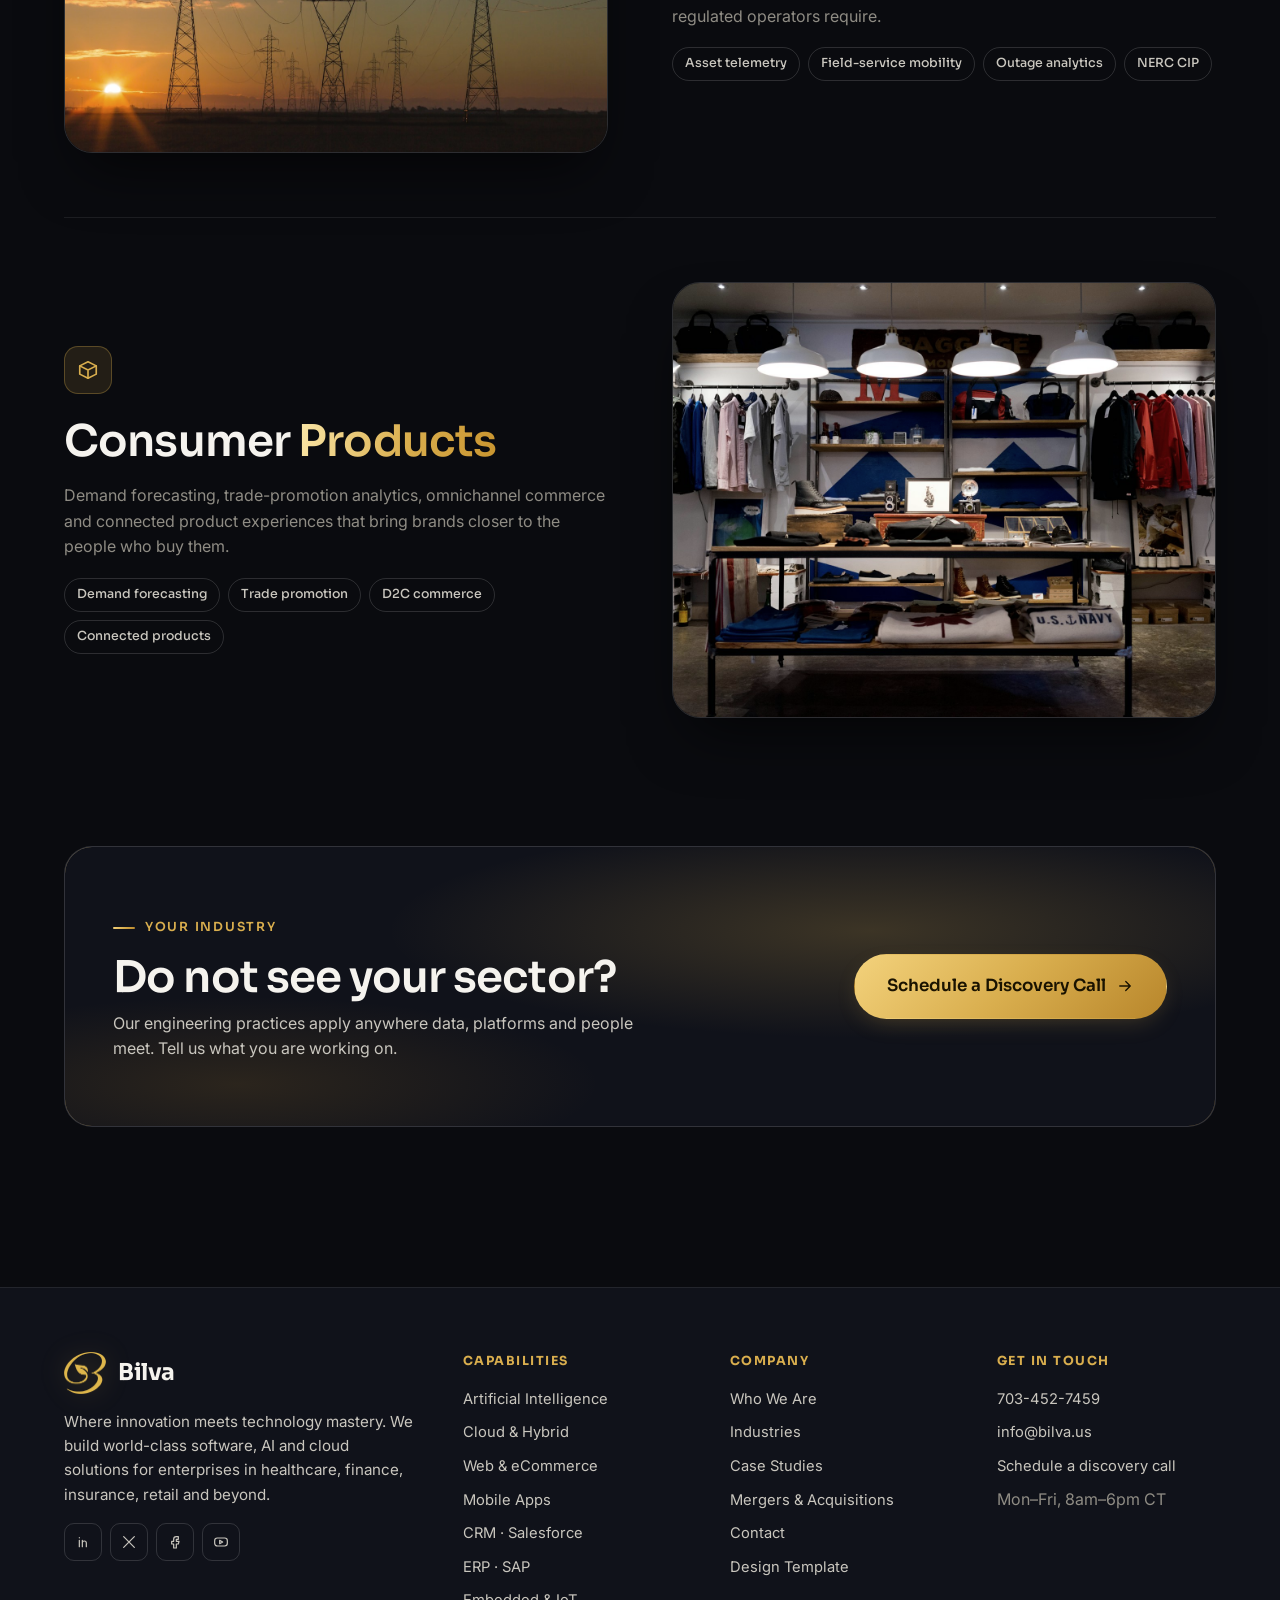
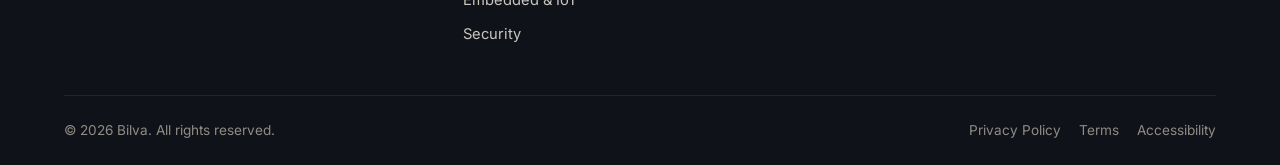
<file: industries.html>
<!DOCTYPE html>
<html lang="en" data-theme="gold">
<head>
  <meta charset="utf-8">
  <meta name="viewport" content="width=device-width, initial-scale=1">
  <title>Industries — Bilva</title>
  <meta name="description" content="Bilva serves healthcare and pharmaceuticals, finance, banking and insurance, retail, supply chain and logistics, energy and utilities, and consumer products.">
  <link rel="icon" href="assets/img/logo.png">
  <script>try{document.documentElement.setAttribute('data-theme',new URLSearchParams(location.search).get('theme')||localStorage.getItem('bilva-theme')||'gold')}catch(e){}</script>
  <link rel="preconnect" href="https://fonts.googleapis.com">
  <link rel="preconnect" href="https://fonts.gstatic.com" crossorigin>
  <link href="https://fonts.googleapis.com/css2?family=Inter:wght@400;500;600&family=Sora:wght@400;500;600;700&display=swap" rel="stylesheet">
  <link rel="stylesheet" href="assets/css/styles.css">
  <style>
    .ind { scroll-margin-top: 100px; padding: var(--space-8) 0; border-bottom: 1px solid var(--line); }
    .ind:last-of-type { border-bottom: 0; }
    .ind .split { align-items: center; }
    .ind.alt .split > .media { order: 2; }
    .ind .media img { aspect-ratio: 5/4; }
    .caps { display: flex; flex-wrap: wrap; gap: 8px; margin-top: 18px; }
    @media (max-width: 900px) { .ind.alt .split > .media { order: 0; } }
  </style>
</head>
<body>
<div id="site-header"></div>

<main>
  <section class="page-hero">
    <div class="container">
      <div class="crumbs"><a href="index.html">Home</a><span>/</span><strong>Industries</strong></div>
      <span class="eyebrow">Industries</span>
      <h1>Domain depth in the industries that <span class="grad-text">matter most</span></h1>
      <p class="lead">Our client engagement model is built on the cornerstones of integrity and trust. Bilva delivers transformational business solutions for a marquee list of clients spanning healthcare, insurance, utility and energy, retail, finance and consumer products.</p>
      <div class="component-row" style="margin-top:24px">
        <a class="chip outline" href="#healthcare">Healthcare</a><a class="chip outline" href="#finance">Finance &amp; Insurance</a><a class="chip outline" href="#retail">Retail</a><a class="chip outline" href="#supply-chain">Supply Chain</a><a class="chip outline" href="#energy">Energy &amp; Utility</a><a class="chip outline" href="#consumer">Consumer Products</a>
      </div>
    </div>
  </section>

  <div class="container">
    <section class="ind" id="healthcare">
      <div class="split reveal">
        <div class="media"><img src="assets/img/photos/healthcare.jpg" alt="Clinician using a smartphone"></div>
        <div>
          <div class="ico-box"><i data-icon="heart"></i></div>
          <h2>Healthcare &amp; <span class="grad-text">Pharmaceuticals</span></h2>
          <p class="lead">At Bilva, we know healthcare.</p>
          <p class="muted">With global reach and deep expertise in payment reform, regulatory compliance, revenue growth, cost management and cybersecurity, we help providers, payers and life-sciences companies deliver digital transformation without compromising patient trust.</p>
          <div class="caps"><span class="chip outline">Payment reform</span><span class="chip outline">Regulatory compliance</span><span class="chip outline">Revenue growth</span><span class="chip outline">Cost management</span><span class="chip outline">Cybersecurity</span><span class="chip outline">Digital transformation</span></div>
        </div>
      </div>
    </section>

    <section class="ind alt" id="finance">
      <div class="split reveal">
        <div class="media"><img src="assets/img/photos/finance.jpg" alt="Seedling growing from a pile of coins"></div>
        <div>
          <div class="ico-box"><i data-icon="dollar"></i></div>
          <h2>Finance, Banking &amp; <span class="grad-text">Insurance</span></h2>
          <p class="muted">Our capabilities include risk assessment, fraud detection, customer segmentation, predictive modelling for market trends and personalised financial-advice tools. We use AI and machine learning to help financial institutions enhance decision-making and manage risk, on platforms that satisfy auditors and regulators.</p>
          <div class="caps"><span class="chip outline">Risk assessment</span><span class="chip outline">Fraud detection</span><span class="chip outline">Customer segmentation</span><span class="chip outline">Predictive modelling</span><span class="chip outline">Personalised advice</span></div>
        </div>
      </div>
    </section>

    <section class="ind" id="retail">
      <div class="split reveal">
        <div class="media"><img src="assets/img/photos/retail.jpg" alt="Retail checkout with a smiling customer"></div>
        <div>
          <div class="ico-box"><i data-icon="bag"></i></div>
          <h2><span class="grad-text">Retail</span></h2>
          <p class="muted">Our retail practice is centred on driving transformative growth and operational excellence: revenue growth management, pricing optimisation, precision marketing and supply chain intelligence, connected through commerce platforms that scale on peak days.</p>
          <div class="caps"><span class="chip outline">Revenue growth management</span><span class="chip outline">Pricing optimisation</span><span class="chip outline">Precision marketing</span><span class="chip outline">Supply chain intelligence</span><span class="chip outline">Omnichannel commerce</span></div>
        </div>
      </div>
    </section>

    <section class="ind alt" id="supply-chain">
      <div class="split reveal">
        <div class="media"><img src="assets/img/photos/logistics.jpg" alt="Warehouse aisles stacked with inventory"></div>
        <div>
          <div class="ico-box"><i data-icon="truck"></i></div>
          <h2>Supply Chain &amp; <span class="grad-text">Logistics</span></h2>
          <p class="muted">Specialising in supply chain intelligence, we empower businesses with insight that streamlines operations, enhances efficiency and reduces cost. Remote monitoring, computer vision for quality control and generative AI applications in product design are core to how we work.</p>
          <div class="caps"><span class="chip outline">Remote monitoring</span><span class="chip outline">Computer vision QC</span><span class="chip outline">Generative design</span><span class="chip outline">Demand planning</span></div>
        </div>
      </div>
    </section>

    <section class="ind" id="energy">
      <div class="split reveal">
        <div class="media"><img src="assets/img/photos/energy.jpg" alt="Power transmission lines at sunset"></div>
        <div>
          <div class="ico-box"><i data-icon="zap"></i></div>
          <h2>Energy &amp; <span class="grad-text">Utilities</span></h2>
          <p class="muted">Our geographically dispersed team assists energy and utility companies with operational challenges and technology consulting: asset telemetry, outage analytics, field-service mobility and the security programs regulated operators require.</p>
          <div class="caps"><span class="chip outline">Asset telemetry</span><span class="chip outline">Field-service mobility</span><span class="chip outline">Outage analytics</span><span class="chip outline">NERC CIP</span></div>
        </div>
      </div>
    </section>

    <section class="ind alt" id="consumer">
      <div class="split reveal">
        <div class="media"><img src="assets/img/photos/consumer.jpg" alt="Clothing displayed in a boutique"></div>
        <div>
          <div class="ico-box"><i data-icon="package"></i></div>
          <h2>Consumer <span class="grad-text">Products</span></h2>
          <p class="muted">Demand forecasting, trade-promotion analytics, omnichannel commerce and connected product experiences that bring brands closer to the people who buy them.</p>
          <div class="caps"><span class="chip outline">Demand forecasting</span><span class="chip outline">Trade promotion</span><span class="chip outline">D2C commerce</span><span class="chip outline">Connected products</span></div>
        </div>
      </div>
    </section>
  </div>

  <section class="section tight">
    <div class="container">
      <div class="cta-band reveal">
        <div class="inner">
          <div><span class="eyebrow">Your industry</span><h2>Do not see your sector?</h2><p>Our engineering practices apply anywhere data, platforms and people meet. Tell us what you are working on.</p></div>
          <div class="actions"><a class="btn btn-primary btn-lg" href="contact.html">Schedule a Discovery Call <i data-icon="arrow"></i></a></div>
        </div>
      </div>
    </div>
  </section>
</main>

<div id="site-footer"></div>
<script src="assets/js/main.js"></script>
</body>
</html>
</file>
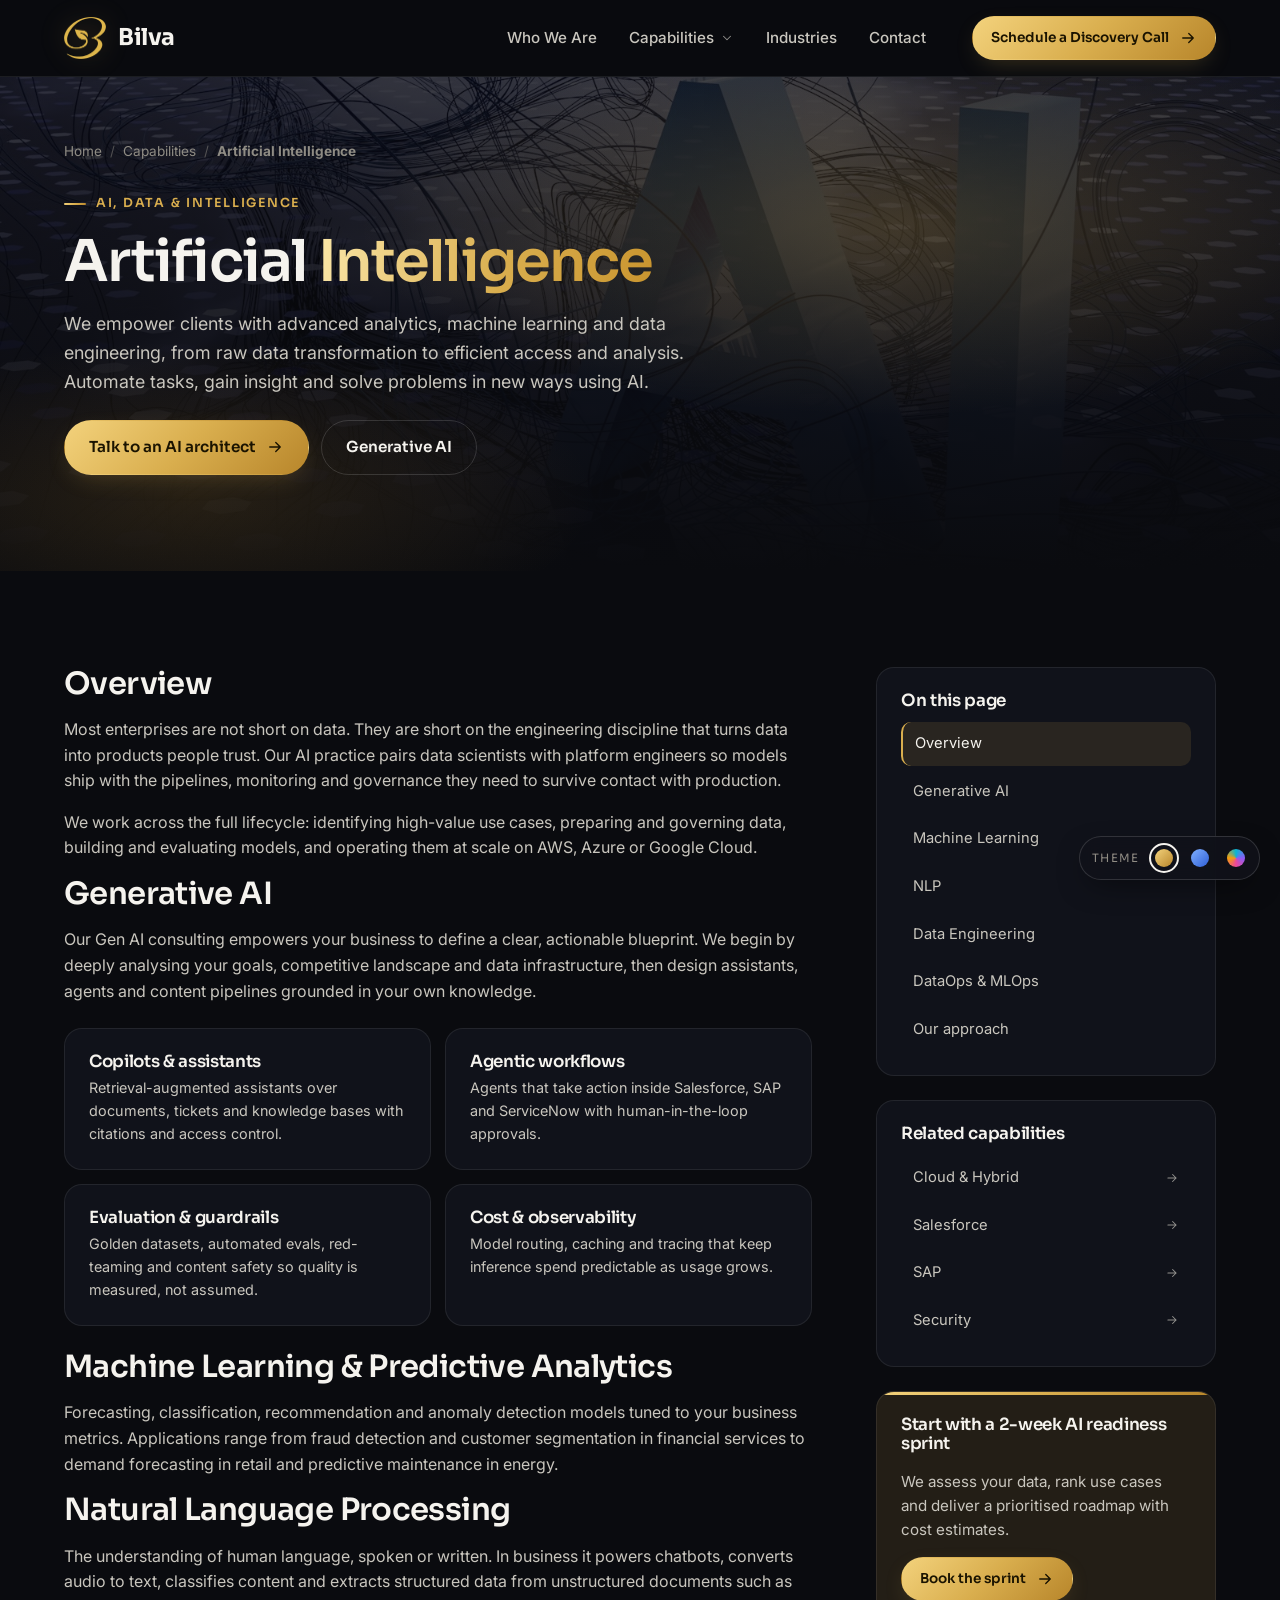
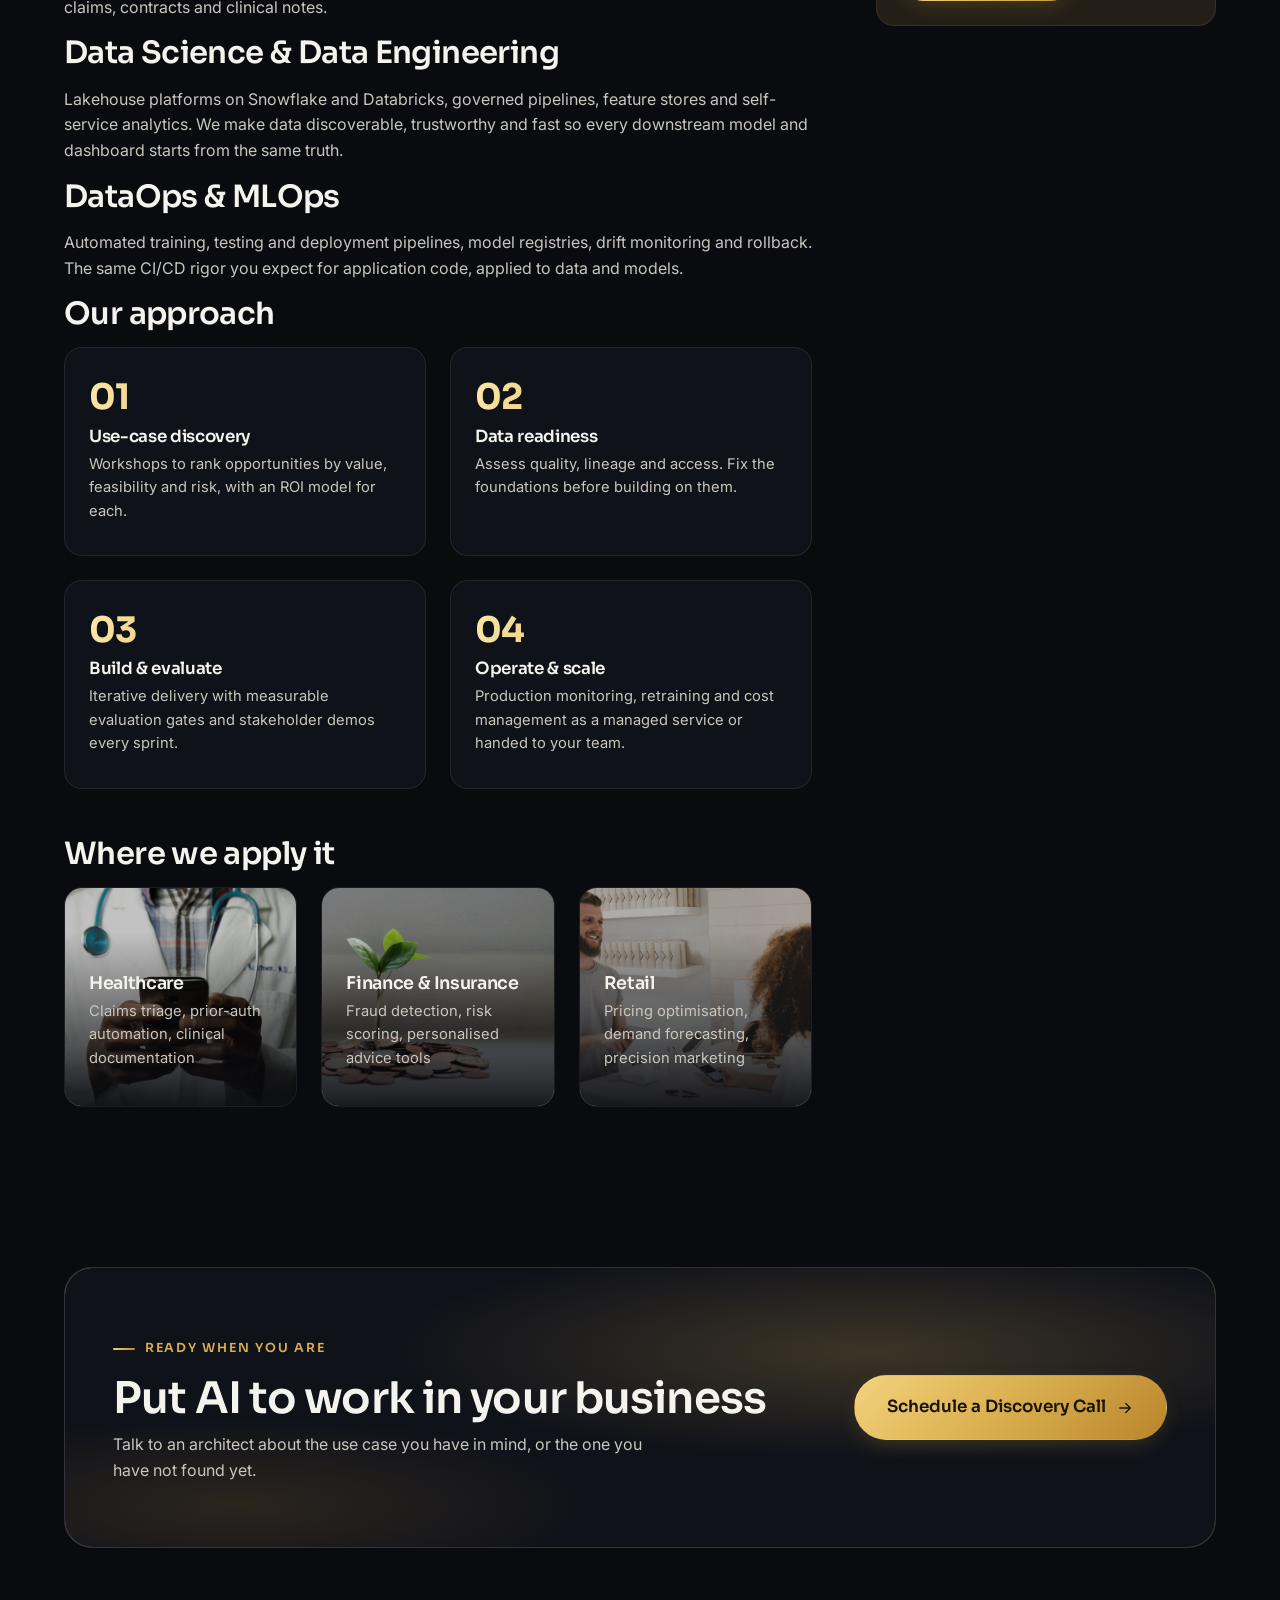
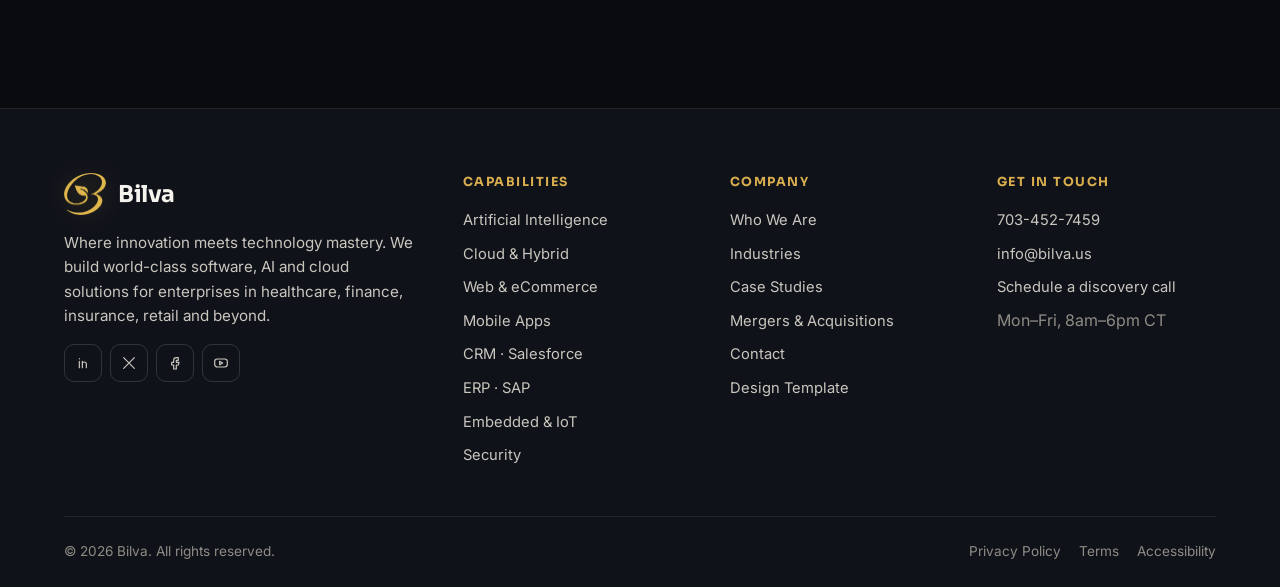
<file: service-artificial-intelligence.html>
<!DOCTYPE html>
<html lang="en" data-theme="gold">
<head>
  <meta charset="utf-8">
  <meta name="viewport" content="width=device-width, initial-scale=1">
  <title>Artificial Intelligence — Bilva</title>
  <meta name="description" content="Bilva's AI practice: generative AI, machine learning, NLP, predictive analytics, data science and MLOps for enterprise clients.">
  <link rel="icon" href="assets/img/logo.png">
  <script>try{document.documentElement.setAttribute('data-theme',new URLSearchParams(location.search).get('theme')||localStorage.getItem('bilva-theme')||'gold')}catch(e){}</script>
  <link rel="preconnect" href="https://fonts.googleapis.com">
  <link rel="preconnect" href="https://fonts.gstatic.com" crossorigin>
  <link href="https://fonts.googleapis.com/css2?family=Inter:wght@400;500;600&family=Sora:wght@400;500;600;700&display=swap" rel="stylesheet">
  <link rel="stylesheet" href="assets/css/styles.css">
  <style>.prose [id] { scroll-margin-top: 100px; }</style>
</head>
<body>
<div id="site-header"></div>

<main>
  <section class="page-hero with-image">
    <div class="bg"><img src="assets/img/photos/hero-ai.jpg" alt="Illuminated AI lettering over a circuit pattern"></div>
    <div class="container">
      <div class="crumbs"><a href="index.html">Home</a><span>/</span><a href="services.html">Capabilities</a><span>/</span><strong>Artificial Intelligence</strong></div>
      <span class="eyebrow">AI, Data &amp; Intelligence</span>
      <h1>Artificial <span class="grad-text">Intelligence</span></h1>
      <p class="lead">We empower clients with advanced analytics, machine learning and data engineering, from raw data transformation to efficient access and analysis. Automate tasks, gain insight and solve problems in new ways using AI.</p>
      <div class="hero-actions" style="margin-top:24px"><a class="btn btn-primary" href="contact.html">Talk to an AI architect <i data-icon="arrow"></i></a><a class="btn btn-ghost" href="#generative-ai">Generative AI</a></div>
    </div>
  </section>

  <section class="section">
    <div class="container with-side">
      <article class="prose">
        <div class="reveal">
          <h2 id="overview">Overview</h2>
          <p>Most enterprises are not short on data. They are short on the engineering discipline that turns data into products people trust. Our AI practice pairs data scientists with platform engineers so models ship with the pipelines, monitoring and governance they need to survive contact with production.</p>
          <p>We work across the full lifecycle: identifying high-value use cases, preparing and governing data, building and evaluating models, and operating them at scale on AWS, Azure or Google Cloud.</p>
        </div>

        <div class="reveal">
          <h2 id="generative-ai">Generative AI</h2>
          <p>Our Gen AI consulting empowers your business to define a clear, actionable blueprint. We begin by deeply analysing your goals, competitive landscape and data infrastructure, then design assistants, agents and content pipelines grounded in your own knowledge.</p>
          <div class="feature-list">
            <div class="card"><h4>Copilots &amp; assistants</h4><p>Retrieval-augmented assistants over documents, tickets and knowledge bases with citations and access control.</p></div>
            <div class="card"><h4>Agentic workflows</h4><p>Agents that take action inside Salesforce, SAP and ServiceNow with human-in-the-loop approvals.</p></div>
            <div class="card"><h4>Evaluation &amp; guardrails</h4><p>Golden datasets, automated evals, red-teaming and content safety so quality is measured, not assumed.</p></div>
            <div class="card"><h4>Cost &amp; observability</h4><p>Model routing, caching and tracing that keep inference spend predictable as usage grows.</p></div>
          </div>
        </div>

        <div class="reveal">
          <h2 id="ml">Machine Learning &amp; Predictive Analytics</h2>
          <p>Forecasting, classification, recommendation and anomaly detection models tuned to your business metrics. Applications range from fraud detection and customer segmentation in financial services to demand forecasting in retail and predictive maintenance in energy.</p>
        </div>

        <div class="reveal">
          <h2 id="nlp">Natural Language Processing</h2>
          <p>The understanding of human language, spoken or written. In business it powers chatbots, converts audio to text, classifies content and extracts structured data from unstructured documents such as claims, contracts and clinical notes.</p>
        </div>

        <div class="reveal">
          <h2 id="data-engineering">Data Science &amp; Data Engineering</h2>
          <p>Lakehouse platforms on Snowflake and Databricks, governed pipelines, feature stores and self-service analytics. We make data discoverable, trustworthy and fast so every downstream model and dashboard starts from the same truth.</p>
        </div>

        <div class="reveal">
          <h2 id="mlops">DataOps &amp; MLOps</h2>
          <p>Automated training, testing and deployment pipelines, model registries, drift monitoring and rollback. The same CI/CD rigor you expect for application code, applied to data and models.</p>
        </div>

        <div class="reveal">
          <h2 id="approach">Our approach</h2>
          <div class="steps" style="grid-template-columns:repeat(2,1fr)">
            <div class="step"><h4>Use-case discovery</h4><p>Workshops to rank opportunities by value, feasibility and risk, with an ROI model for each.</p></div>
            <div class="step"><h4>Data readiness</h4><p>Assess quality, lineage and access. Fix the foundations before building on them.</p></div>
            <div class="step"><h4>Build &amp; evaluate</h4><p>Iterative delivery with measurable evaluation gates and stakeholder demos every sprint.</p></div>
            <div class="step"><h4>Operate &amp; scale</h4><p>Production monitoring, retraining and cost management as a managed service or handed to your team.</p></div>
          </div>
        </div>

        <div class="reveal" style="margin-top:48px">
          <h2 id="industries">Where we apply it</h2>
          <div class="grid grid-3">
            <a class="img-card" style="min-height:220px" href="industries.html#healthcare"><img src="assets/img/photos/healthcare.jpg" alt="Clinician using a smartphone"><div class="body"><h3 style="font-size:1.1rem">Healthcare</h3><p>Claims triage, prior-auth automation, clinical documentation</p></div></a>
            <a class="img-card" style="min-height:220px" href="industries.html#finance"><img src="assets/img/photos/finance.jpg" alt="Seedling growing from coins"><div class="body"><h3 style="font-size:1.1rem">Finance &amp; Insurance</h3><p>Fraud detection, risk scoring, personalised advice tools</p></div></a>
            <a class="img-card" style="min-height:220px" href="industries.html#retail"><img src="assets/img/photos/retail.jpg" alt="Retail checkout"><div class="body"><h3 style="font-size:1.1rem">Retail</h3><p>Pricing optimisation, demand forecasting, precision marketing</p></div></a>
          </div>
        </div>
      </article>

      <aside class="side">
        <div class="card">
          <h4 style="margin-bottom:12px">On this page</h4>
          <ul>
            <li><a class="active" href="#overview">Overview</a></li>
            <li><a href="#generative-ai">Generative AI</a></li>
            <li><a href="#ml">Machine Learning</a></li>
            <li><a href="#nlp">NLP</a></li>
            <li><a href="#data-engineering">Data Engineering</a></li>
            <li><a href="#mlops">DataOps &amp; MLOps</a></li>
            <li><a href="#approach">Our approach</a></li>
          </ul>
        </div>
        <div class="card">
          <h4 style="margin-bottom:12px">Related capabilities</h4>
          <ul>
            <li><a href="services.html#cloud-and-hybrid">Cloud &amp; Hybrid <i data-icon="arrow" class="ico" style="width:14px"></i></a></li>
            <li><a href="services.html#crm-development">Salesforce <i data-icon="arrow" class="ico" style="width:14px"></i></a></li>
            <li><a href="services.html#erp-development">SAP <i data-icon="arrow" class="ico" style="width:14px"></i></a></li>
            <li><a href="services.html#security">Security <i data-icon="arrow" class="ico" style="width:14px"></i></a></li>
          </ul>
        </div>
        <div class="card accent-top" style="background:var(--accent-soft)">
          <h4>Start with a 2-week AI readiness sprint</h4>
          <p class="small" style="color:var(--text-2)">We assess your data, rank use cases and deliver a prioritised roadmap with cost estimates.</p>
          <a class="btn btn-primary btn-sm" href="contact.html">Book the sprint <i data-icon="arrow"></i></a>
        </div>
      </aside>
    </div>
  </section>

  <section class="section tight">
    <div class="container">
      <div class="cta-band reveal">
        <div class="inner">
          <div><span class="eyebrow">Ready when you are</span><h2>Put AI to work in your business</h2><p>Talk to an architect about the use case you have in mind, or the one you have not found yet.</p></div>
          <div class="actions"><a class="btn btn-primary btn-lg" href="contact.html">Schedule a Discovery Call <i data-icon="arrow"></i></a></div>
        </div>
      </div>
    </div>
  </section>
</main>

<div id="site-footer"></div>
<script src="assets/js/main.js"></script>
</body>
</html>
</file>
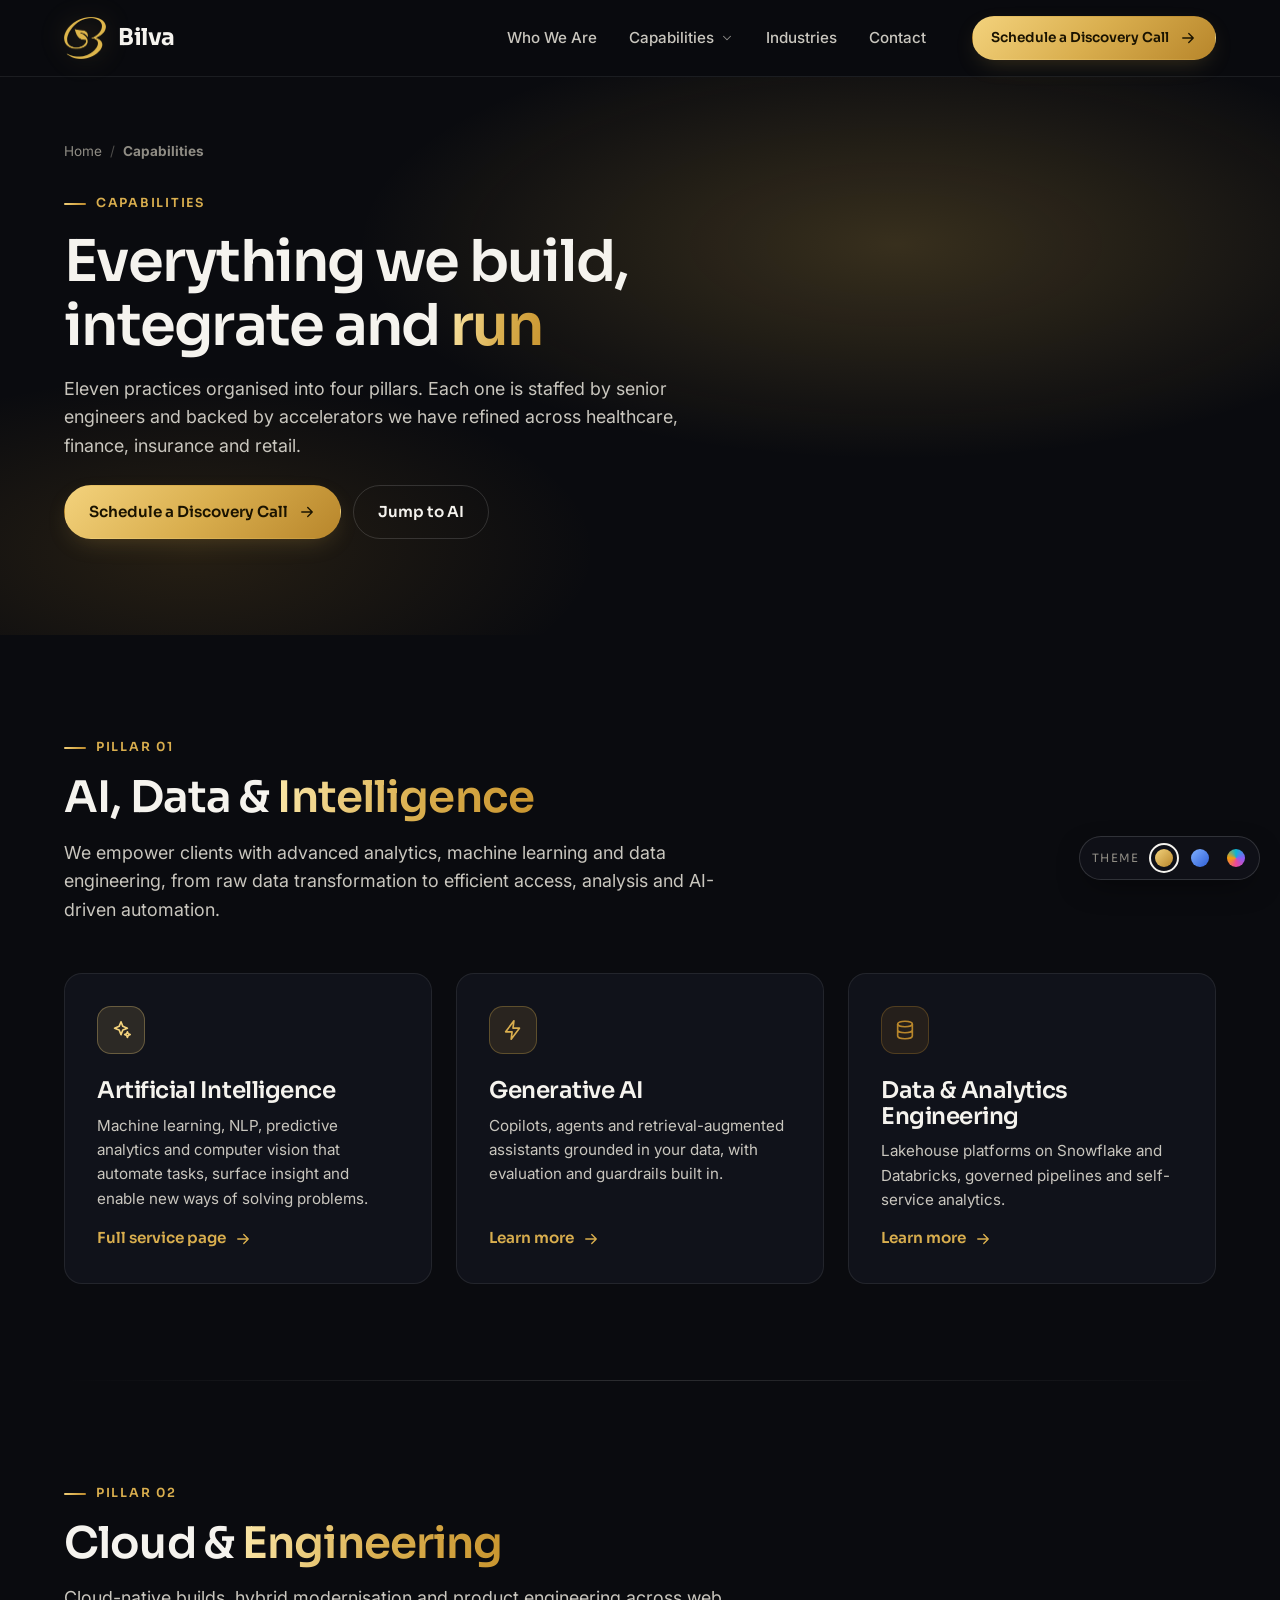
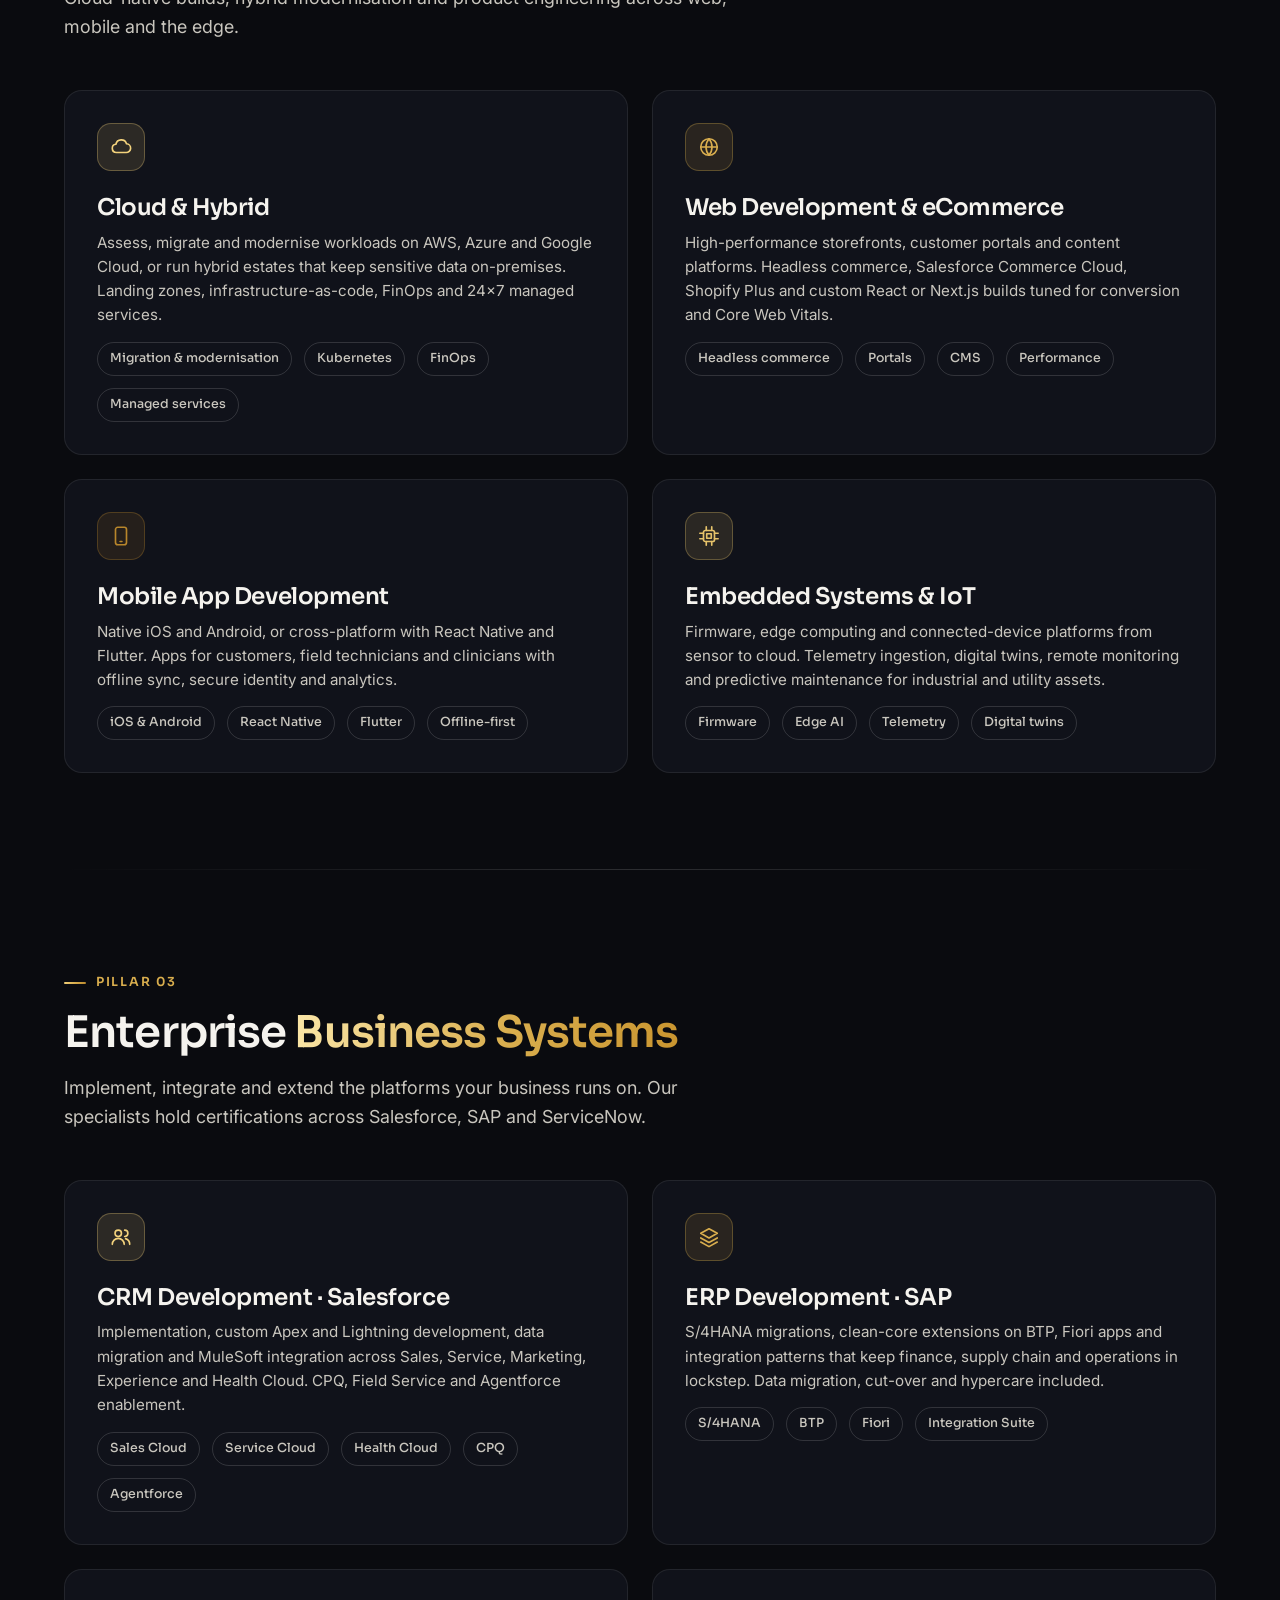
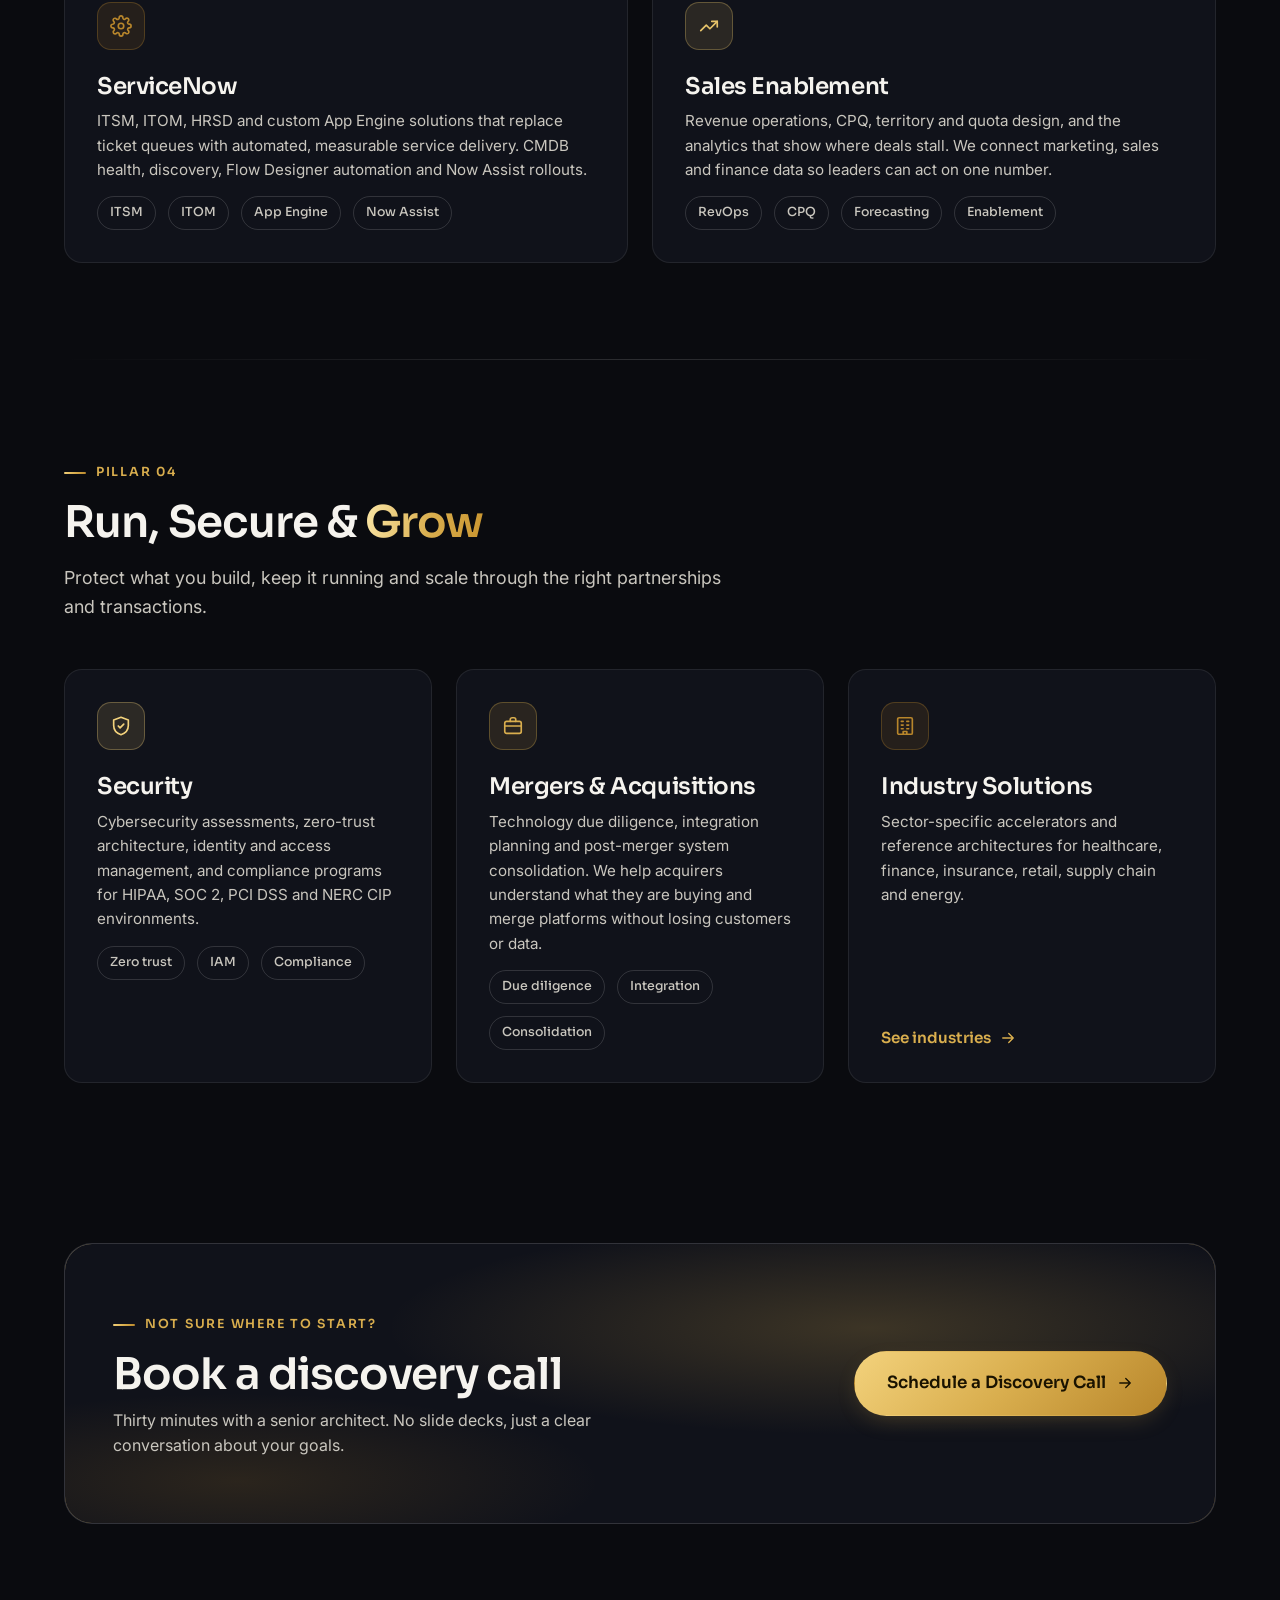
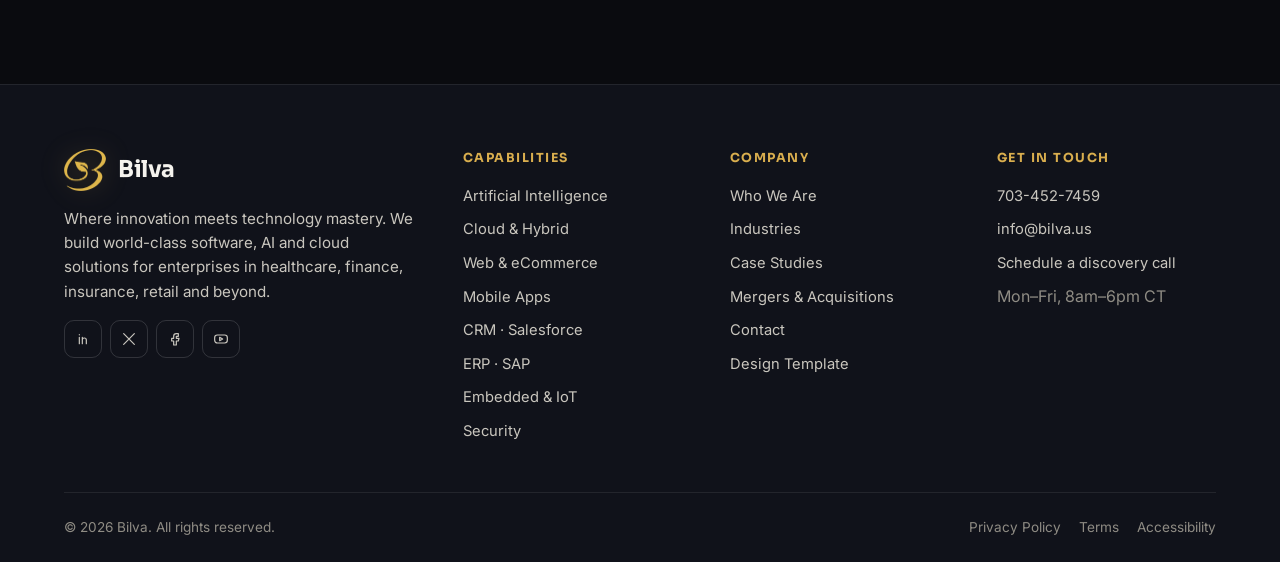
<file: services.html>
<!DOCTYPE html>
<html lang="en" data-theme="gold">
<head>
  <meta charset="utf-8">
  <meta name="viewport" content="width=device-width, initial-scale=1">
  <title>Capabilities — Bilva</title>
  <meta name="description" content="Bilva's capabilities: artificial intelligence, cloud and hybrid, web and eCommerce, mobile, CRM (Salesforce), ERP (SAP), ServiceNow, embedded systems and IoT, security, M&A and sales enablement.">
  <link rel="icon" href="assets/img/logo.png">
  <script>try{document.documentElement.setAttribute('data-theme',new URLSearchParams(location.search).get('theme')||localStorage.getItem('bilva-theme')||'gold')}catch(e){}</script>
  <link rel="preconnect" href="https://fonts.googleapis.com">
  <link rel="preconnect" href="https://fonts.gstatic.com" crossorigin>
  <link href="https://fonts.googleapis.com/css2?family=Inter:wght@400;500;600&family=Sora:wght@400;500;600;700&display=swap" rel="stylesheet">
  <link rel="stylesheet" href="assets/css/styles.css">
  <style>.svc-block { scroll-margin-top: 100px; }</style>
</head>
<body>
<div id="site-header"></div>

<main>
  <section class="page-hero">
    <div class="container">
      <div class="crumbs"><a href="index.html">Home</a><span>/</span><strong>Capabilities</strong></div>
      <span class="eyebrow">Capabilities</span>
      <h1>Everything we build, integrate and <span class="grad-text">run</span></h1>
      <p class="lead">Eleven practices organised into four pillars. Each one is staffed by senior engineers and backed by accelerators we have refined across healthcare, finance, insurance and retail.</p>
      <div class="hero-actions" style="margin-top:24px"><a class="btn btn-primary" href="contact.html">Schedule a Discovery Call <i data-icon="arrow"></i></a><a class="btn btn-ghost" href="#ai">Jump to AI</a></div>
    </div>
  </section>

  <!-- Pillar 1: AI, Data & Intelligence -->
  <section class="section svc-block" id="ai">
    <div class="container">
      <div class="section-head reveal"><span class="eyebrow">Pillar 01</span><h2>AI, Data &amp; <span class="grad-text">Intelligence</span></h2><p class="lead">We empower clients with advanced analytics, machine learning and data engineering, from raw data transformation to efficient access, analysis and AI-driven automation.</p></div>
      <div class="grid grid-3 reveal-stagger">
        <a class="card flex svc-block" id="artificial-intelligence" href="service-artificial-intelligence.html"><div class="ico-box"><i data-icon="sparkles"></i></div><h3>Artificial Intelligence</h3><p>Machine learning, NLP, predictive analytics and computer vision that automate tasks, surface insight and enable new ways of solving problems.</p><span class="link-arrow">Full service page <i data-icon="arrow"></i></span></a>
        <a class="card flex" href="service-artificial-intelligence.html#generative-ai"><div class="ico-box"><i data-icon="zap"></i></div><h3>Generative AI</h3><p>Copilots, agents and retrieval-augmented assistants grounded in your data, with evaluation and guardrails built in.</p><span class="link-arrow">Learn more <i data-icon="arrow"></i></span></a>
        <a class="card flex" href="service-artificial-intelligence.html#data-engineering"><div class="ico-box"><i data-icon="database"></i></div><h3>Data &amp; Analytics Engineering</h3><p>Lakehouse platforms on Snowflake and Databricks, governed pipelines and self-service analytics.</p><span class="link-arrow">Learn more <i data-icon="arrow"></i></span></a>
      </div>
    </div>
  </section>

  <div class="container"><div class="divider"></div></div>

  <!-- Pillar 2: Cloud & Engineering -->
  <section class="section svc-block" id="cloud">
    <div class="container">
      <div class="section-head reveal"><span class="eyebrow">Pillar 02</span><h2>Cloud &amp; <span class="grad-text">Engineering</span></h2><p class="lead">Cloud-native builds, hybrid modernisation and product engineering across web, mobile and the edge.</p></div>
      <div class="grid grid-2 reveal-stagger">
        <div class="card svc-block" id="cloud-and-hybrid"><div class="ico-box"><i data-icon="cloud"></i></div><h3>Cloud &amp; Hybrid</h3><p>Assess, migrate and modernise workloads on AWS, Azure and Google Cloud, or run hybrid estates that keep sensitive data on-premises. Landing zones, infrastructure-as-code, FinOps and 24×7 managed services.</p>
          <div class="component-row"><span class="chip outline">Migration &amp; modernisation</span><span class="chip outline">Kubernetes</span><span class="chip outline">FinOps</span><span class="chip outline">Managed services</span></div></div>
        <div class="card svc-block" id="web-development-and-ecommerce"><div class="ico-box"><i data-icon="globe"></i></div><h3>Web Development &amp; eCommerce</h3><p>High-performance storefronts, customer portals and content platforms. Headless commerce, Salesforce Commerce Cloud, Shopify Plus and custom React or Next.js builds tuned for conversion and Core Web Vitals.</p>
          <div class="component-row"><span class="chip outline">Headless commerce</span><span class="chip outline">Portals</span><span class="chip outline">CMS</span><span class="chip outline">Performance</span></div></div>
        <div class="card svc-block" id="mobile-app-development"><div class="ico-box"><i data-icon="smartphone"></i></div><h3>Mobile App Development</h3><p>Native iOS and Android, or cross-platform with React Native and Flutter. Apps for customers, field technicians and clinicians with offline sync, secure identity and analytics.</p>
          <div class="component-row"><span class="chip outline">iOS &amp; Android</span><span class="chip outline">React Native</span><span class="chip outline">Flutter</span><span class="chip outline">Offline-first</span></div></div>
        <div class="card svc-block" id="embedded-systems-and-iot"><div class="ico-box"><i data-icon="cpu"></i></div><h3>Embedded Systems &amp; IoT</h3><p>Firmware, edge computing and connected-device platforms from sensor to cloud. Telemetry ingestion, digital twins, remote monitoring and predictive maintenance for industrial and utility assets.</p>
          <div class="component-row"><span class="chip outline">Firmware</span><span class="chip outline">Edge AI</span><span class="chip outline">Telemetry</span><span class="chip outline">Digital twins</span></div></div>
      </div>
    </div>
  </section>

  <div class="container"><div class="divider"></div></div>

  <!-- Pillar 3: Enterprise Business Systems -->
  <section class="section svc-block" id="enterprise">
    <div class="container">
      <div class="section-head reveal"><span class="eyebrow">Pillar 03</span><h2>Enterprise <span class="grad-text">Business Systems</span></h2><p class="lead">Implement, integrate and extend the platforms your business runs on. Our specialists hold certifications across Salesforce, SAP and ServiceNow.</p></div>
      <div class="grid grid-2 reveal-stagger">
        <div class="card svc-block" id="crm-development"><div class="ico-box"><i data-icon="users"></i></div><h3>CRM Development · Salesforce</h3><p>Implementation, custom Apex and Lightning development, data migration and MuleSoft integration across Sales, Service, Marketing, Experience and Health Cloud. CPQ, Field Service and Agentforce enablement.</p>
          <div class="component-row"><span class="chip outline">Sales Cloud</span><span class="chip outline">Service Cloud</span><span class="chip outline">Health Cloud</span><span class="chip outline">CPQ</span><span class="chip outline">Agentforce</span></div></div>
        <div class="card svc-block" id="erp-development"><div class="ico-box"><i data-icon="layers"></i></div><h3>ERP Development · SAP</h3><p>S/4HANA migrations, clean-core extensions on BTP, Fiori apps and integration patterns that keep finance, supply chain and operations in lockstep. Data migration, cut-over and hypercare included.</p>
          <div class="component-row"><span class="chip outline">S/4HANA</span><span class="chip outline">BTP</span><span class="chip outline">Fiori</span><span class="chip outline">Integration Suite</span></div></div>
        <div class="card svc-block" id="servicenow"><div class="ico-box"><i data-icon="settings"></i></div><h3>ServiceNow</h3><p>ITSM, ITOM, HRSD and custom App Engine solutions that replace ticket queues with automated, measurable service delivery. CMDB health, discovery, Flow Designer automation and Now Assist rollouts.</p>
          <div class="component-row"><span class="chip outline">ITSM</span><span class="chip outline">ITOM</span><span class="chip outline">App Engine</span><span class="chip outline">Now Assist</span></div></div>
        <div class="card svc-block" id="sales"><div class="ico-box"><i data-icon="trending"></i></div><h3>Sales Enablement</h3><p>Revenue operations, CPQ, territory and quota design, and the analytics that show where deals stall. We connect marketing, sales and finance data so leaders can act on one number.</p>
          <div class="component-row"><span class="chip outline">RevOps</span><span class="chip outline">CPQ</span><span class="chip outline">Forecasting</span><span class="chip outline">Enablement</span></div></div>
      </div>
    </div>
  </section>

  <div class="container"><div class="divider"></div></div>

  <!-- Pillar 4: Run, Secure & Grow -->
  <section class="section svc-block" id="secure">
    <div class="container">
      <div class="section-head reveal"><span class="eyebrow">Pillar 04</span><h2>Run, Secure &amp; <span class="grad-text">Grow</span></h2><p class="lead">Protect what you build, keep it running and scale through the right partnerships and transactions.</p></div>
      <div class="grid grid-3 reveal-stagger">
        <div class="card svc-block" id="security"><div class="ico-box"><i data-icon="shield"></i></div><h3>Security</h3><p>Cybersecurity assessments, zero-trust architecture, identity and access management, and compliance programs for HIPAA, SOC 2, PCI DSS and NERC CIP environments.</p>
          <div class="component-row"><span class="chip outline">Zero trust</span><span class="chip outline">IAM</span><span class="chip outline">Compliance</span></div></div>
        <div class="card svc-block" id="mergers-and-acquisitions"><div class="ico-box"><i data-icon="briefcase"></i></div><h3>Mergers &amp; Acquisitions</h3><p>Technology due diligence, integration planning and post-merger system consolidation. We help acquirers understand what they are buying and merge platforms without losing customers or data.</p>
          <div class="component-row"><span class="chip outline">Due diligence</span><span class="chip outline">Integration</span><span class="chip outline">Consolidation</span></div></div>
        <a class="card flex" href="industries.html"><div class="ico-box"><i data-icon="building"></i></div><h3>Industry Solutions</h3><p>Sector-specific accelerators and reference architectures for healthcare, finance, insurance, retail, supply chain and energy.</p><span class="link-arrow">See industries <i data-icon="arrow"></i></span></a>
      </div>
    </div>
  </section>

  <section class="section tight">
    <div class="container">
      <div class="cta-band reveal">
        <div class="inner">
          <div><span class="eyebrow">Not sure where to start?</span><h2>Book a discovery call</h2><p>Thirty minutes with a senior architect. No slide decks, just a clear conversation about your goals.</p></div>
          <div class="actions"><a class="btn btn-primary btn-lg" href="contact.html">Schedule a Discovery Call <i data-icon="arrow"></i></a></div>
        </div>
      </div>
    </div>
  </section>
</main>

<div id="site-footer"></div>
<script src="assets/js/main.js"></script>
</body>
</html>
</file>
<file: assets/css/styles.css>
/* ==========================================================================
   Bilva — Design System & Site Styles
   Dark-mode only. Three color themes switched via html[data-theme]:
     gold  (default)  — brand gold from the Bilva leaf-mark
     blue             — deep navy / electric blue
     multi            — cyan → violet → pink → amber spectrum
   ========================================================================== */

/* ---------- Tokens: shared ---------- */
:root {
  --font-display: "Sora", "Inter", system-ui, sans-serif;
  --font-body: "Inter", system-ui, -apple-system, "Segoe UI", sans-serif;

  --radius-sm: 10px;
  --radius: 18px;
  --radius-lg: 28px;
  --radius-pill: 999px;

  --container: 1200px;
  --gutter: 24px;

  --space-1: 4px;  --space-2: 8px;  --space-3: 12px; --space-4: 16px;
  --space-5: 24px; --space-6: 32px; --space-7: 48px; --space-8: 64px;
  --space-9: 96px; --space-10: 128px;

  --shadow-1: 0 1px 2px rgba(0,0,0,.4);
  --shadow-2: 0 10px 30px -10px rgba(0,0,0,.6);
  --shadow-3: 0 30px 60px -20px rgba(0,0,0,.7);

  --ease: cubic-bezier(.2,.7,.2,1);
  --dur: .35s;
}

/* ---------- Theme: GOLD (default) ---------- */
:root, :root[data-theme="gold"] {
  --bg: #0A0B0F;
  --bg-2: #10121A;
  --bg-3: #171A24;
  --bg-4: #1F2330;
  --line: rgba(255,255,255,.08);
  --line-strong: rgba(255,255,255,.14);
  --text: #F5F3EE;
  --text-2: #C9C6BE;
  --muted: #8F8C84;

  --accent: #D9AE4E;
  --accent-2: #F3D27C;
  --accent-3: #B8862B;
  --accent-ink: #1A1300;
  --accent-soft: rgba(217,174,78,.12);
  --glow: rgba(217,174,78,.28);

  --grad: linear-gradient(135deg, #F3D27C 0%, #D9AE4E 50%, #B8862B 100%);
  --grad-text: linear-gradient(100deg, #FBE7A8 0%, #D9AE4E 55%, #C9952F 100%);
  --grad-hero: radial-gradient(60% 55% at 70% 30%, rgba(217,174,78,.22), transparent 70%),
               radial-gradient(45% 45% at 15% 85%, rgba(184,134,43,.16), transparent 70%);

  --c1: #F3D27C; --c2: #D9AE4E; --c3: #B8862B; --c4: #E6C36A;
}

/* ---------- Theme: DARK BLUE ---------- */
:root[data-theme="blue"] {
  --bg: #050914;
  --bg-2: #0B1224;
  --bg-3: #111A33;
  --bg-4: #182342;
  --line: rgba(160,190,255,.10);
  --line-strong: rgba(160,190,255,.18);
  --text: #F1F5FF;
  --text-2: #C5CFE6;
  --muted: #8A96B5;

  --accent: #4F8DFF;
  --accent-2: #7FB0FF;
  --accent-3: #2F5FD6;
  --accent-ink: #04122B;
  --accent-soft: rgba(79,141,255,.14);
  --glow: rgba(79,141,255,.32);

  --grad: linear-gradient(135deg, #7FB0FF 0%, #4F8DFF 50%, #2F5FD6 100%);
  --grad-text: linear-gradient(100deg, #BFD7FF 0%, #4F8DFF 55%, #3B6FE0 100%);
  --grad-hero: radial-gradient(60% 55% at 70% 30%, rgba(79,141,255,.26), transparent 70%),
               radial-gradient(45% 45% at 15% 85%, rgba(34,211,238,.14), transparent 70%);

  --c1: #7FB0FF; --c2: #4F8DFF; --c3: #22D3EE; --c4: #A5B4FC;
}

/* ---------- Theme: MULTI ---------- */
:root[data-theme="multi"] {
  --bg: #0A0912;
  --bg-2: #120F1F;
  --bg-3: #1A1630;
  --bg-4: #231D3F;
  --line: rgba(200,180,255,.10);
  --line-strong: rgba(200,180,255,.18);
  --text: #F7F5FF;
  --text-2: #D2CBE8;
  --muted: #9A92B8;

  --accent: #8B5CF6;
  --accent-2: #EC4899;
  --accent-3: #06B6D4;
  --accent-ink: #FFFFFF;
  --accent-soft: rgba(139,92,246,.16);
  --glow: rgba(139,92,246,.34);

  --grad: linear-gradient(135deg, #06B6D4 0%, #8B5CF6 40%, #EC4899 75%, #F59E0B 100%);
  --grad-text: linear-gradient(100deg, #22D3EE 0%, #A78BFA 40%, #F472B6 75%, #FBBF24 100%);
  --grad-hero: radial-gradient(55% 50% at 75% 25%, rgba(139,92,246,.30), transparent 70%),
               radial-gradient(40% 40% at 20% 80%, rgba(6,182,212,.22), transparent 70%),
               radial-gradient(35% 35% at 55% 95%, rgba(236,72,153,.18), transparent 70%);

  --c1: #22D3EE; --c2: #A78BFA; --c3: #F472B6; --c4: #FBBF24;
}

/* ---------- Reset / base ---------- */
*, *::before, *::after { box-sizing: border-box; }
html { scroll-behavior: smooth; -webkit-text-size-adjust: 100%; overflow-x: hidden; }
body {
  margin: 0;
  background: var(--bg);
  color: var(--text);
  font-family: var(--font-body);
  font-size: 16px;
  line-height: 1.6;
  -webkit-font-smoothing: antialiased;
  overflow-x: hidden;
  transition: background var(--dur) var(--ease), color var(--dur) var(--ease);
}
img, svg, video { max-width: 100%; display: block; }
svg.ico { width: 1.1em; height: 1.1em; flex-shrink: 0; }
.side ul a svg { width: 14px; height: 14px; opacity: .7; }
a { color: inherit; text-decoration: none; }
button { font: inherit; color: inherit; cursor: pointer; }
input, textarea, select { font: inherit; }
h1, h2, h3, h4 { font-family: var(--font-display); letter-spacing: -.02em; line-height: 1.12; margin: 0 0 var(--space-4); font-weight: 600; }
h1 { font-size: clamp(2.5rem, 5.4vw, 4.4rem); letter-spacing: -.03em; }
h2 { font-size: clamp(1.9rem, 3.4vw, 2.9rem); }
h3 { font-size: clamp(1.2rem, 1.8vw, 1.45rem); }
h4 { font-size: 1.05rem; }
p { margin: 0 0 var(--space-4); }
.lead { font-size: clamp(1.05rem, 1.4vw, 1.25rem); color: var(--text-2); max-width: 62ch; }
.muted { color: var(--muted); }
.small { font-size: .875rem; }
.grad-text {
  background: var(--grad-text);
  -webkit-background-clip: text; background-clip: text;
  color: transparent;
}
.container { width: 100%; max-width: var(--container); margin: 0 auto; padding: 0 var(--gutter); }
.section { padding: var(--space-9) 0; position: relative; }
.section.tight { padding: var(--space-8) 0; }
.section-head { max-width: 760px; margin-bottom: var(--space-7); }
.section-head.center { margin-left: auto; margin-right: auto; text-align: center; }
.section-head.center .lead { margin-left: auto; margin-right: auto; }
.eyebrow {
  display: inline-flex; align-items: center; gap: 10px;
  font-family: var(--font-display); font-size: .78rem; font-weight: 600;
  letter-spacing: .14em; text-transform: uppercase; color: var(--accent);
  margin-bottom: var(--space-4);
}
.eyebrow::before { content: ""; width: 22px; height: 2px; background: var(--grad); border-radius: 2px; }
.section-head.center .eyebrow::after { content: ""; width: 22px; height: 2px; background: var(--grad); border-radius: 2px; }
.section-head.center .eyebrow::before { display: inline-block; }
.divider { height: 1px; background: linear-gradient(90deg, transparent, var(--line-strong), transparent); }

/* ---------- Buttons ---------- */
.btn {
  display: inline-flex; align-items: center; justify-content: center; gap: 10px;
  padding: 14px 24px; border-radius: var(--radius-pill);
  font-family: var(--font-display); font-weight: 600; font-size: .95rem;
  border: 1px solid transparent; transition: transform var(--dur) var(--ease), box-shadow var(--dur) var(--ease), background var(--dur), border-color var(--dur), color var(--dur);
  white-space: nowrap;
}
.btn svg { width: 18px; height: 18px; transition: transform var(--dur) var(--ease); }
.btn:hover svg { transform: translateX(3px); }
.btn-primary { background: var(--grad); color: var(--accent-ink); box-shadow: 0 8px 24px -8px var(--glow); }
.btn-primary:hover { transform: translateY(-2px); box-shadow: 0 14px 30px -8px var(--glow); }
.btn-ghost { background: transparent; color: var(--text); border-color: var(--line-strong); }
.btn-ghost:hover { border-color: var(--accent); background: var(--accent-soft); }
.btn-outline-grad { position: relative; background: var(--bg); color: var(--text); border: 1px solid transparent; background-clip: padding-box; }
.btn-outline-grad::before { content: ""; position: absolute; inset: -1px; border-radius: inherit; background: var(--grad); z-index: -1; }
.btn-outline-grad:hover { color: var(--accent-ink); }
.btn-outline-grad:hover::before { inset: 0; }
.btn-sm { padding: 10px 18px; font-size: .85rem; }
.btn-lg { padding: 18px 32px; font-size: 1.05rem; }
.link-arrow { display: inline-flex; align-items: center; gap: 8px; color: var(--accent); font-weight: 600; font-family: var(--font-display); font-size: .95rem; }
.link-arrow svg { width: 18px; height: 18px; transition: transform var(--dur) var(--ease); }
.link-arrow:hover svg { transform: translateX(4px); }

/* ---------- Badges / chips ---------- */
.chip {
  display: inline-flex; align-items: center; gap: 8px;
  padding: 6px 12px; border-radius: var(--radius-pill);
  background: var(--accent-soft); color: var(--accent); border: 1px solid transparent;
  font-size: .78rem; font-weight: 600; letter-spacing: .04em; text-transform: uppercase; font-family: var(--font-display);
}
.chip.outline { background: transparent; border-color: var(--line-strong); color: var(--text-2); text-transform: none; letter-spacing: 0; font-weight: 500; }
.chip .dot { width: 6px; height: 6px; border-radius: 50%; background: var(--accent); box-shadow: 0 0 10px var(--accent); }

/* ---------- Header / Nav ---------- */
.site-header {
  position: sticky; top: 0; z-index: 100;
  backdrop-filter: blur(16px) saturate(140%); -webkit-backdrop-filter: blur(16px) saturate(140%);
  background: color-mix(in srgb, var(--bg) 78%, transparent);
  border-bottom: 1px solid var(--line);
}
.nav { display: flex; align-items: center; gap: var(--space-6); height: 76px; }
.brand { display: flex; align-items: center; gap: 12px; margin-right: auto; }
.brand img { width: 42px; height: 42px; object-fit: contain; filter: drop-shadow(0 0 12px var(--glow)); }
.brand .wordmark { font-family: var(--font-display); font-weight: 700; font-size: 1.45rem; letter-spacing: -.02em; }
.brand .wordmark span { color: var(--accent); }
.nav-links { display: flex; align-items: center; gap: 4px; list-style: none; margin: 0; padding: 0; }
.nav-links > li { position: relative; }
.nav-links > li > a, .nav-links > li > button {
  display: inline-flex; align-items: center; gap: 6px;
  padding: 10px 14px; border-radius: var(--radius-pill); background: none; border: 0;
  color: var(--text-2); font-weight: 500; font-size: .95rem; transition: color var(--dur), background var(--dur);
}
.nav-links > li > a:hover, .nav-links > li > button:hover, .nav-links > li > a.active { color: var(--text); background: var(--bg-3); }
.nav-links > li > button svg { width: 14px; height: 14px; opacity: .7; transition: transform var(--dur) var(--ease); }
.nav-links > li.open > button svg { transform: rotate(180deg); }
.nav-cta { display: flex; align-items: center; gap: 10px; }
.mega {
  position: absolute; top: calc(100% + 14px); left: 50%; transform: translateX(-50%) translateY(8px);
  width: min(960px, calc(100vw - 48px));
  background: var(--bg-2); border: 1px solid var(--line-strong); border-radius: var(--radius-lg);
  box-shadow: var(--shadow-3); padding: var(--space-6);
  display: grid; grid-template-columns: repeat(4, 1fr); gap: var(--space-6);
  opacity: 0; visibility: hidden; pointer-events: none; transition: opacity var(--dur) var(--ease), transform var(--dur) var(--ease), visibility var(--dur);
}
.nav-links > li.open .mega { opacity: 1; visibility: visible; pointer-events: auto; transform: translateX(-50%) translateY(0); }
.mega h5 { margin: 0 0 12px; font-family: var(--font-display); font-size: .74rem; letter-spacing: .12em; text-transform: uppercase; color: var(--accent); }
.mega a { display: block; padding: 8px 10px; margin: 0 -10px; border-radius: var(--radius-sm); color: var(--text-2); font-size: .92rem; transition: background var(--dur), color var(--dur); }
.mega a:hover { background: var(--bg-3); color: var(--text); }
.mega .mega-foot { grid-column: 1 / -1; display: flex; align-items: center; justify-content: space-between; gap: var(--space-4); border-top: 1px solid var(--line); padding-top: var(--space-4); margin-top: -8px; }
.mega .mega-foot .partners { display: flex; flex-wrap: wrap; gap: 8px; }
.burger { display: none; width: 44px; height: 44px; border-radius: 12px; border: 1px solid var(--line-strong); background: var(--bg-2); align-items: center; justify-content: center; }
.burger span { display: block; width: 18px; height: 2px; background: var(--text); position: relative; }
.burger span::before, .burger span::after { content: ""; position: absolute; left: 0; width: 18px; height: 2px; background: var(--text); transition: transform var(--dur); }
.burger span::before { top: -6px; } .burger span::after { top: 6px; }
.mobile-nav { display: none; }

/* ---------- Hero ---------- */
.hero { position: relative; overflow: hidden; padding: var(--space-9) 0 var(--space-8); }
.hero::before { content: ""; position: absolute; inset: 0; background: var(--grad-hero); pointer-events: none; }
.hero .grid-bg { position: absolute; inset: 0; background-image: linear-gradient(var(--line) 1px, transparent 1px), linear-gradient(90deg, var(--line) 1px, transparent 1px); background-size: 64px 64px; mask-image: radial-gradient(70% 70% at 50% 30%, #000 20%, transparent 100%); -webkit-mask-image: radial-gradient(70% 70% at 50% 30%, #000 20%, transparent 100%); opacity: .5; pointer-events: none; }
.hero-inner { position: relative; display: grid; grid-template-columns: 1.15fr .85fr; gap: var(--space-8); align-items: center; }
.hero h1 { margin-bottom: var(--space-5); }
.hero .lead { margin-bottom: var(--space-6); }
.hero-actions { display: flex; flex-wrap: wrap; gap: 12px; margin-bottom: var(--space-7); }
.hero-visual { position: relative; }
.hero-visual .frame {
  position: relative; border-radius: var(--radius-lg); overflow: hidden;
  border: 1px solid var(--line-strong); box-shadow: var(--shadow-3), 0 0 80px -20px var(--glow);
  aspect-ratio: 4 / 5;
}
.hero-visual .frame img { width: 100%; height: 100%; object-fit: cover; }
.hero-visual .frame::after { content: ""; position: absolute; inset: 0; background: linear-gradient(180deg, transparent 40%, color-mix(in srgb, var(--bg) 85%, transparent) 100%); }
.hero-visual .float-card {
  position: absolute; padding: 14px 16px; border-radius: 16px;
  background: color-mix(in srgb, var(--bg-2) 85%, transparent); backdrop-filter: blur(12px); border: 1px solid var(--line-strong);
  box-shadow: var(--shadow-2); font-size: .85rem; display: flex; gap: 12px; align-items: center;
}
.hero-visual .float-card .ico { width: 36px; height: 36px; border-radius: 10px; background: var(--grad); display: grid; place-items: center; color: var(--accent-ink); flex-shrink: 0; }
.hero-visual .float-card .ico svg { width: 18px; height: 18px; }
.hero-visual .float-card strong { display: block; font-family: var(--font-display); }
.hero-visual .fc-1 { left: -36px; bottom: 96px; }
.hero-visual .fc-2 { right: -28px; top: 64px; }
.trusted { display: flex; align-items: center; gap: var(--space-6); flex-wrap: wrap; }
.trusted .label { font-size: .75rem; letter-spacing: .14em; text-transform: uppercase; color: var(--muted); font-family: var(--font-display); font-weight: 600; white-space: nowrap; }
.logo-row { display: flex; flex-wrap: wrap; gap: 10px 28px; align-items: center; }
.logo-row .logo-text { font-family: var(--font-display); font-weight: 700; font-size: 1.05rem; color: var(--text-2); opacity: .7; letter-spacing: -.01em; transition: opacity var(--dur), color var(--dur); }
.logo-row .logo-text:hover { opacity: 1; color: var(--text); }
.marquee { overflow: hidden; mask-image: linear-gradient(90deg, transparent, #000 10%, #000 90%, transparent); -webkit-mask-image: linear-gradient(90deg, transparent, #000 10%, #000 90%, transparent); }
.marquee .track { display: flex; gap: 56px; width: max-content; animation: marquee 40s linear infinite; padding: 8px 0; }
.marquee:hover .track { animation-play-state: paused; }
@keyframes marquee { to { transform: translateX(-50%); } }

/* ---------- Stats ---------- */
.stats { display: grid; grid-template-columns: repeat(4, 1fr); gap: 1px; background: var(--line); border: 1px solid var(--line); border-radius: var(--radius-lg); overflow: hidden; }
.stat { background: var(--bg-2); padding: var(--space-6) var(--space-5); }
.stat .num { font-family: var(--font-display); font-size: clamp(2rem, 3.2vw, 2.75rem); font-weight: 700; letter-spacing: -.03em; line-height: 1; margin-bottom: 8px; }
.stat .num { background: var(--grad-text); -webkit-background-clip: text; background-clip: text; color: transparent; }
.stat .lbl { color: var(--muted); font-size: .9rem; }

/* ---------- Cards ---------- */
.grid { display: grid; gap: var(--space-5); }
.grid-2 { grid-template-columns: repeat(2, 1fr); }
.grid-3 { grid-template-columns: repeat(3, 1fr); }
.grid-4 { grid-template-columns: repeat(4, 1fr); }
.card {
  position: relative; background: var(--bg-2); border: 1px solid var(--line); border-radius: var(--radius);
  padding: var(--space-6); transition: transform var(--dur) var(--ease), border-color var(--dur), box-shadow var(--dur), background var(--dur);
  overflow: hidden;
}
.card::before { content: ""; position: absolute; inset: 0; background: radial-gradient(60% 40% at 50% 0%, var(--accent-soft), transparent 70%); opacity: 0; transition: opacity var(--dur); pointer-events: none; }
.card:hover { transform: translateY(-4px); border-color: var(--line-strong); box-shadow: var(--shadow-2); }
.card:hover::before { opacity: 1; }
.card h3 { margin-bottom: 10px; }
.card p { color: var(--text-2); font-size: .95rem; margin-bottom: 14px; }
.card .link-arrow { margin-top: auto; }
.card.flex { display: flex; flex-direction: column; }
.ico-box { width: 48px; height: 48px; border-radius: 14px; display: grid; place-items: center; margin-bottom: var(--space-5); background: var(--accent-soft); color: var(--accent); border: 1px solid color-mix(in srgb, var(--accent) 30%, transparent); }
.ico-box svg { width: 22px; height: 22px; }
/* multi-color theme cycles icon tints */
.grid > .card:nth-child(4n+1) .ico-box { --tint: var(--c1); }
.grid > .card:nth-child(4n+2) .ico-box { --tint: var(--c2); }
.grid > .card:nth-child(4n+3) .ico-box { --tint: var(--c3); }
.grid > .card:nth-child(4n+4) .ico-box { --tint: var(--c4); }
.ico-box { color: var(--tint, var(--accent)); background: color-mix(in srgb, var(--tint, var(--accent)) 12%, transparent); border-color: color-mix(in srgb, var(--tint, var(--accent)) 30%, transparent); }
.card.glass { background: color-mix(in srgb, var(--bg-2) 70%, transparent); backdrop-filter: blur(10px); }
.card.accent-top::after { content: ""; position: absolute; top: 0; left: 0; right: 0; height: 3px; background: var(--grad); }
.card .num-tag { position: absolute; top: 20px; right: 22px; font-family: var(--font-display); font-weight: 700; font-size: .8rem; color: var(--muted); letter-spacing: .1em; }

/* Pillars (4 capability groups) */
.pillar { background: linear-gradient(180deg, var(--bg-3), var(--bg-2)); }
.pillar ul { list-style: none; margin: 0; padding: 0; display: grid; gap: 6px; }
.pillar li a { display: flex; align-items: center; gap: 10px; color: var(--text-2); font-size: .92rem; padding: 6px 0; transition: color var(--dur), transform var(--dur) var(--ease); }
.pillar li a::before { content: ""; width: 6px; height: 6px; border-radius: 50%; background: var(--accent); opacity: .7; }
.pillar li a:hover { color: var(--text); transform: translateX(3px); }

/* Image cards (industries, case studies) */
.img-card { position: relative; border-radius: var(--radius); overflow: hidden; border: 1px solid var(--line); min-height: 320px; display: flex; align-items: flex-end; isolation: isolate; }
.img-card img { position: absolute; inset: 0; width: 100%; height: 100%; object-fit: cover; z-index: -2; transition: transform .8s var(--ease), filter .8s var(--ease); filter: saturate(.75) brightness(.8); }
.img-card::before { content: ""; position: absolute; inset: 0; z-index: -1; background: linear-gradient(180deg, transparent 20%, color-mix(in srgb, var(--bg) 92%, transparent) 100%); }
.img-card:hover img { transform: scale(1.06); filter: saturate(1) brightness(.9); }
.img-card .body { padding: var(--space-5); width: 100%; }
.img-card .body h3 { margin-bottom: 6px; }
.img-card .body p { color: var(--text-2); font-size: .92rem; margin-bottom: 12px; }
.img-card .chip { margin-bottom: 12px; }
.img-card.tall { min-height: 420px; }
.img-card::after { content: ""; position: absolute; left: 0; right: 0; bottom: 0; height: 3px; background: var(--grad); transform: scaleX(0); transform-origin: left; transition: transform .5s var(--ease); }
.img-card:hover::after { transform: scaleX(1); }

.case-card { background: var(--bg-2); border: 1px solid var(--line); border-radius: var(--radius); overflow: hidden; display: flex; flex-direction: column; transition: transform var(--dur) var(--ease), border-color var(--dur), box-shadow var(--dur); }
.case-card:hover { transform: translateY(-4px); border-color: var(--line-strong); box-shadow: var(--shadow-2); }
.case-card .media { aspect-ratio: 16 / 10; overflow: hidden; }
.case-card .media img { width: 100%; height: 100%; object-fit: cover; filter: saturate(.8); transition: transform .8s var(--ease); }
.case-card:hover .media img { transform: scale(1.05); }
.case-card .body { padding: var(--space-5); display: flex; flex-direction: column; gap: 10px; flex: 1; }
.case-card .meta { display: flex; gap: 8px; flex-wrap: wrap; }
.case-card h3 { margin: 0; font-size: 1.15rem; }
.case-card p { color: var(--text-2); font-size: .92rem; margin: 0; }
.case-card .link-arrow { margin-top: auto; padding-top: 8px; }
.case-card.feature { grid-row: span 2; }
.case-card.feature .media { aspect-ratio: auto; flex: 1; min-height: 260px; }
.case-card.feature h3 { font-size: 1.6rem; }

/* Tabs */
.tabs { display: grid; grid-template-columns: 300px 1fr; gap: var(--space-6); align-items: start; }
.tab-list { display: grid; gap: 6px; }
.tab-btn { text-align: left; padding: 16px 18px; border-radius: 14px; border: 1px solid var(--line); background: var(--bg-2); display: flex; align-items: center; gap: 14px; transition: border-color var(--dur), background var(--dur), transform var(--dur) var(--ease); }
.tab-btn .ico-box { margin: 0; width: 40px; height: 40px; border-radius: 12px; }
.tab-btn strong { display: block; font-family: var(--font-display); font-size: .98rem; }
.tab-btn small { color: var(--muted); font-size: .8rem; }
.tab-btn:hover { border-color: var(--line-strong); transform: translateX(3px); }
.tab-btn.active { border-color: var(--accent); background: var(--accent-soft); }
.tab-panel { display: none; background: var(--bg-2); border: 1px solid var(--line); border-radius: var(--radius-lg); padding: var(--space-7); position: relative; overflow: hidden; }
.tab-panel.active { display: grid; grid-template-columns: 1.1fr .9fr; gap: var(--space-6); animation: fade .4s var(--ease); }
.tab-panel .media { border-radius: var(--radius); overflow: hidden; border: 1px solid var(--line); min-height: 280px; }
.tab-panel .media img { width: 100%; height: 100%; object-fit: cover; filter: saturate(.8); }
.tab-panel ul.checks { list-style: none; margin: 0 0 var(--space-5); padding: 0; display: grid; gap: 10px; }
.tab-panel ul.checks li { display: flex; gap: 12px; align-items: flex-start; color: var(--text-2); font-size: .95rem; }
.tab-panel ul.checks li svg { width: 18px; height: 18px; color: var(--accent); flex-shrink: 0; margin-top: 3px; }
@keyframes fade { from { opacity: 0; transform: translateY(6px); } to { opacity: 1; transform: none; } }

/* Testimonials */
.quote { display: flex; flex-direction: column; gap: var(--space-5); }
.quote .stars { display: flex; gap: 3px; color: var(--accent); }
.quote .stars svg { width: 16px; height: 16px; }
.quote blockquote { margin: 0; font-size: 1.02rem; color: var(--text); line-height: 1.6; }
.quote .who { display: flex; align-items: center; gap: 12px; margin-top: auto; }
.quote .avatar { width: 42px; height: 42px; border-radius: 50%; background: var(--grad); display: grid; place-items: center; color: var(--accent-ink); font-family: var(--font-display); font-weight: 700; font-size: .85rem; }
.quote .who strong { display: block; font-family: var(--font-display); font-size: .95rem; }
.quote .who span { color: var(--muted); font-size: .82rem; }

/* Values / split */
.split { display: grid; grid-template-columns: 1fr 1fr; gap: var(--space-8); align-items: center; }
.split .media { position: relative; border-radius: var(--radius-lg); overflow: hidden; border: 1px solid var(--line-strong); box-shadow: var(--shadow-3); }
.split .media img { width: 100%; height: 100%; object-fit: cover; aspect-ratio: 4/3; filter: saturate(.8); }
.split .media .badge-float { position: absolute; left: 20px; bottom: 20px; padding: 14px 18px; border-radius: 14px; background: color-mix(in srgb, var(--bg-2) 85%, transparent); border: 1px solid var(--line-strong); backdrop-filter: blur(10px); }
.split .media .badge-float strong { display: block; font-family: var(--font-display); font-size: 1.4rem; background: var(--grad-text); -webkit-background-clip: text; background-clip: text; color: transparent; }
.split .media .badge-float span { color: var(--muted); font-size: .82rem; }
.value-list { display: grid; gap: var(--space-4); margin: var(--space-6) 0 0; padding: 0; list-style: none; }
.value-list li { display: flex; gap: 16px; align-items: flex-start; }
.value-list .ico-box { margin: 0; width: 42px; height: 42px; border-radius: 12px; flex-shrink: 0; }
.value-list strong { display: block; font-family: var(--font-display); margin-bottom: 2px; }
.value-list p { margin: 0; color: var(--text-2); font-size: .93rem; }

/* Process steps */
.steps { display: grid; grid-template-columns: repeat(4, 1fr); gap: var(--space-5); counter-reset: step; }
.step { position: relative; padding: var(--space-6) var(--space-5); background: var(--bg-2); border: 1px solid var(--line); border-radius: var(--radius); }
.step::before { counter-increment: step; content: "0" counter(step); font-family: var(--font-display); font-weight: 700; font-size: 2.2rem; letter-spacing: -.03em; background: var(--grad-text); -webkit-background-clip: text; background-clip: text; color: transparent; display: block; margin-bottom: 12px; line-height: 1; }
.step h4 { margin-bottom: 6px; }
.step p { color: var(--text-2); font-size: .92rem; margin: 0; }

/* CTA band */
.cta-band { position: relative; border-radius: var(--radius-lg); padding: var(--space-8) var(--space-7); overflow: hidden; border: 1px solid var(--line-strong); background: var(--bg-2); isolation: isolate; }
.cta-band::before { content: ""; position: absolute; inset: 0; background: var(--grad-hero); z-index: -1; }
.cta-band::after { content: ""; position: absolute; inset: -1px; border-radius: inherit; padding: 1px; background: var(--grad); -webkit-mask: linear-gradient(#000 0 0) content-box, linear-gradient(#000 0 0); -webkit-mask-composite: xor; mask-composite: exclude; opacity: .6; pointer-events: none; }
.cta-band .inner { display: flex; align-items: center; justify-content: space-between; gap: var(--space-6); flex-wrap: wrap; }
.cta-band h2 { margin-bottom: 8px; }
.cta-band p { margin: 0; color: var(--text-2); max-width: 56ch; }
.cta-band .actions { display: flex; gap: 12px; flex-wrap: wrap; }

/* Contact form */
.form { display: grid; grid-template-columns: 1fr 1fr; gap: 14px; }
.form .full { grid-column: 1 / -1; }
.field label { display: block; font-size: .8rem; font-weight: 600; letter-spacing: .04em; color: var(--muted); margin-bottom: 6px; text-transform: uppercase; font-family: var(--font-display); }
.field input, .field textarea, .field select {
  width: 100%; padding: 14px 16px; border-radius: 12px; background: var(--bg-3); border: 1px solid var(--line); color: var(--text);
  outline: none; transition: border-color var(--dur), box-shadow var(--dur);
}
.field input::placeholder, .field textarea::placeholder { color: var(--muted); }
.field input:focus, .field textarea:focus, .field select:focus { border-color: var(--accent); box-shadow: 0 0 0 4px var(--accent-soft); }
.field textarea { min-height: 140px; resize: vertical; }
.contact-info { display: grid; gap: var(--space-4); }
.contact-info .row { display: flex; gap: 14px; align-items: flex-start; padding: var(--space-4) 0; border-bottom: 1px solid var(--line); }
.contact-info .row:last-child { border-bottom: 0; }
.contact-info .row .ico-box { width: 42px; height: 42px; border-radius: 12px; margin: 0; flex-shrink: 0; }
.contact-info strong { display: block; font-family: var(--font-display); font-size: .95rem; }
.contact-info a, .contact-info span { color: var(--text-2); }
.contact-info a:hover { color: var(--accent); }

/* Page hero (inner pages) */
.page-hero { position: relative; padding: var(--space-8) 0 var(--space-7); overflow: hidden; }
.page-hero::before { content: ""; position: absolute; inset: 0; background: var(--grad-hero); pointer-events: none; }
.page-hero .container { position: relative; }
.page-hero h1 { font-size: clamp(2.2rem, 4.6vw, 3.6rem); max-width: 18ch; }
.crumbs { display: flex; gap: 8px; align-items: center; color: var(--muted); font-size: .85rem; margin-bottom: var(--space-5); }
.crumbs a:hover { color: var(--text); }
.crumbs span { opacity: .5; }
.page-hero.with-image { min-height: 440px; display: flex; align-items: flex-end; }
.page-hero.with-image .bg { position: absolute; inset: 0; z-index: -1; }
.page-hero.with-image .bg img { width: 100%; height: 100%; object-fit: cover; filter: saturate(.6) brightness(.5); }
.page-hero.with-image .bg::after { content: ""; position: absolute; inset: 0; background: linear-gradient(180deg, color-mix(in srgb, var(--bg) 50%, transparent), var(--bg) 100%); }

/* Sidebar layout (service detail) */
.with-side { display: grid; grid-template-columns: 1fr 340px; gap: var(--space-8); align-items: start; }
.side { position: sticky; top: 100px; display: grid; gap: var(--space-5); }
.side .card { padding: var(--space-5); }
.side ul { list-style: none; margin: 0; padding: 0; display: grid; gap: 4px; }
.side ul a { display: flex; justify-content: space-between; align-items: center; padding: 10px 12px; border-radius: 10px; color: var(--text-2); font-size: .92rem; transition: background var(--dur), color var(--dur); }
.side ul a:hover, .side ul a.active { background: var(--accent-soft); color: var(--text); }
.side ul a.active { border-left: 2px solid var(--accent); }
.prose h2 { font-size: clamp(1.5rem, 2.4vw, 2rem); margin-top: var(--space-7); }
.prose h2:first-child { margin-top: 0; }
.prose p { color: var(--text-2); }
.feature-list { display: grid; grid-template-columns: 1fr 1fr; gap: 14px; margin: var(--space-5) 0; }
.feature-list .card { padding: var(--space-5); }
.feature-list .card h4 { margin-bottom: 4px; }
.feature-list .card p { margin: 0; font-size: .9rem; }

/* Team / logo grid */
.partner-grid { display: grid; grid-template-columns: repeat(4, 1fr); gap: 12px; }
.partner { display: grid; place-items: center; padding: 26px 16px; border: 1px solid var(--line); border-radius: 14px; background: var(--bg-2); font-family: var(--font-display); font-weight: 700; color: var(--text-2); letter-spacing: -.01em; transition: border-color var(--dur), color var(--dur), transform var(--dur) var(--ease); }
.partner:hover { border-color: var(--accent); color: var(--text); transform: translateY(-3px); }

/* ---------- Footer ---------- */
.site-footer { border-top: 1px solid var(--line); background: var(--bg-2); margin-top: var(--space-9); }
.footer-grid { display: grid; grid-template-columns: 1.6fr 1fr 1fr 1fr; gap: var(--space-7); padding: var(--space-8) 0 var(--space-7); }
.footer-grid h5 { font-family: var(--font-display); font-size: .78rem; letter-spacing: .12em; text-transform: uppercase; color: var(--accent); margin: 0 0 14px; }
.footer-grid ul { list-style: none; margin: 0; padding: 0; display: grid; gap: 8px; }
.footer-grid ul a { color: var(--text-2); font-size: .92rem; transition: color var(--dur); }
.footer-grid ul a:hover { color: var(--text); }
.footer-brand p { color: var(--text-2); max-width: 40ch; font-size: .95rem; }
.socials { display: flex; gap: 8px; margin-top: var(--space-4); }
.socials a { width: 38px; height: 38px; border-radius: 10px; border: 1px solid var(--line-strong); display: grid; place-items: center; color: var(--text-2); transition: border-color var(--dur), color var(--dur), background var(--dur); }
.socials a:hover { border-color: var(--accent); color: var(--accent); background: var(--accent-soft); }
.socials svg { width: 16px; height: 16px; }
.footer-bottom { border-top: 1px solid var(--line); padding: var(--space-5) 0; display: flex; justify-content: space-between; align-items: center; gap: var(--space-4); flex-wrap: wrap; color: var(--muted); font-size: .85rem; }
.footer-bottom .links { display: flex; gap: 18px; }
.footer-bottom .links a:hover { color: var(--text); }

/* ---------- Theme switcher ---------- */
.theme-switch {
  position: fixed; right: 20px; bottom: 20px; z-index: 200;
  display: flex; align-items: center; gap: 6px; padding: 6px 8px 6px 12px;
  background: color-mix(in srgb, var(--bg-2) 88%, transparent); border: 1px solid var(--line-strong); border-radius: var(--radius-pill);
  backdrop-filter: blur(12px); box-shadow: var(--shadow-2);
}
.theme-switch .lbl { font-family: var(--font-display); font-size: .72rem; letter-spacing: .1em; text-transform: uppercase; color: var(--muted); margin-right: 4px; }
.theme-switch button { width: 30px; height: 30px; border-radius: 50%; border: 2px solid transparent; padding: 0; background: none; display: grid; place-items: center; transition: transform var(--dur) var(--ease), border-color var(--dur); }
.theme-switch button i { display: block; width: 18px; height: 18px; border-radius: 50%; }
.theme-switch button[data-set="gold"] i { background: linear-gradient(135deg, #F3D27C, #B8862B); }
.theme-switch button[data-set="blue"] i { background: linear-gradient(135deg, #7FB0FF, #2F5FD6); }
.theme-switch button[data-set="multi"] i { background: conic-gradient(#06B6D4, #8B5CF6, #EC4899, #F59E0B, #06B6D4); }
.theme-switch button:hover { transform: scale(1.12); }
.theme-switch button.active { border-color: var(--text); }

/* ---------- Reveal on scroll ---------- */
.reveal { opacity: 0; transform: translateY(18px); transition: opacity .7s var(--ease), transform .7s var(--ease); }
.reveal.in { opacity: 1; transform: none; }
.reveal-stagger > * { opacity: 0; transform: translateY(18px); transition: opacity .6s var(--ease), transform .6s var(--ease); }
.reveal-stagger.in > * { opacity: 1; transform: none; }
.reveal-stagger.in > *:nth-child(2) { transition-delay: .07s; }
.reveal-stagger.in > *:nth-child(3) { transition-delay: .14s; }
.reveal-stagger.in > *:nth-child(4) { transition-delay: .21s; }
.reveal-stagger.in > *:nth-child(5) { transition-delay: .28s; }
.reveal-stagger.in > *:nth-child(6) { transition-delay: .35s; }
.reveal-stagger.in > *:nth-child(n+7) { transition-delay: .4s; }
@media (prefers-reduced-motion: reduce) {
  .reveal, .reveal-stagger > * { opacity: 1; transform: none; transition: none; }
  .marquee .track { animation: none; }
}
html.no-motion .reveal, html.no-motion .reveal-stagger > * { opacity: 1; transform: none; transition: none; }
html.no-motion .marquee .track { animation: none; }

/* ---------- Design-template page helpers ---------- */
.swatches { display: grid; grid-template-columns: repeat(6, 1fr); gap: 12px; }
.swatch { border-radius: 14px; border: 1px solid var(--line); overflow: hidden; background: var(--bg-2); }
.swatch .color { height: 84px; }
.swatch .info { padding: 10px 12px; font-size: .78rem; }
.swatch .info strong { display: block; font-family: var(--font-display); font-size: .82rem; }
.swatch .info code { color: var(--muted); font-size: .74rem; }
.type-scale > div { display: grid; grid-template-columns: 140px 1fr; gap: 20px; align-items: baseline; padding: 16px 0; border-bottom: 1px solid var(--line); }
.type-scale code { color: var(--muted); font-size: .78rem; }
.theme-preview { display: grid; grid-template-columns: repeat(3, 1fr); gap: var(--space-5); }
.tp { border-radius: var(--radius); border: 1px solid var(--line-strong); overflow: hidden; }
.tp .top { height: 120px; position: relative; }
.tp .top::after { content: ""; position: absolute; inset: 0; background-image: linear-gradient(rgba(255,255,255,.06) 1px, transparent 1px), linear-gradient(90deg, rgba(255,255,255,.06) 1px, transparent 1px); background-size: 24px 24px; }
.tp .body { padding: 18px; }
.tp .body strong { display: block; font-family: var(--font-display); margin-bottom: 4px; }
.tp .body span { color: var(--muted); font-size: .85rem; }
.tp .dots { display: flex; gap: 6px; margin-top: 12px; }
.tp .dots i { width: 18px; height: 18px; border-radius: 50%; display: block; border: 1px solid rgba(255,255,255,.15); }
.component-row { display: flex; flex-wrap: wrap; gap: 12px; align-items: center; }
.spec-table { width: 100%; border-collapse: collapse; font-size: .9rem; }
.spec-table th, .spec-table td { text-align: left; padding: 12px 14px; border-bottom: 1px solid var(--line); }
.spec-table th { color: var(--accent); font-family: var(--font-display); font-size: .76rem; letter-spacing: .1em; text-transform: uppercase; }
.spec-table code { color: var(--text-2); background: var(--bg-3); padding: 2px 6px; border-radius: 6px; font-size: .82rem; }
.logo-usage { display: grid; grid-template-columns: repeat(3, 1fr); gap: 12px; }
.logo-usage > div { border-radius: 14px; border: 1px solid var(--line); display: grid; place-items: center; padding: 32px; gap: 10px; }
.logo-usage img { width: 64px; }
.note { border-left: 3px solid var(--accent); background: var(--accent-soft); padding: 14px 18px; border-radius: 0 12px 12px 0; color: var(--text-2); font-size: .92rem; }

/* ---------- Responsive ---------- */
@media (max-width: 1080px) {
  .hero-inner { grid-template-columns: 1fr; }
  .hero-visual { max-width: 520px; }
  .hero-visual .fc-1 { left: 12px; } .hero-visual .fc-2 { right: 12px; }
  .grid-4 { grid-template-columns: repeat(2, 1fr); }
  .steps { grid-template-columns: repeat(2, 1fr); }
  .partner-grid { grid-template-columns: repeat(3, 1fr); }
  .footer-grid { grid-template-columns: 1fr 1fr; }
  .tabs { grid-template-columns: 1fr; }
  .tab-list { grid-template-columns: repeat(2, 1fr); }
  .with-side { grid-template-columns: 1fr; }
  .side { position: static; }
  .swatches { grid-template-columns: repeat(3, 1fr); }
}
@media (max-width: 900px) {
  .nav-links, .nav-cta .btn { display: none; }
  .burger { display: inline-flex; }
  .mobile-nav { display: block; position: fixed; inset: 76px 0 0 0; background: var(--bg); z-index: 90; padding: var(--space-5) var(--gutter); overflow-y: auto; transform: translateX(100%); visibility: hidden; transition: transform var(--dur) var(--ease), visibility var(--dur); }
  .mobile-nav.open { transform: none; visibility: visible; }
  .mobile-nav a { display: block; padding: 14px 4px; border-bottom: 1px solid var(--line); font-family: var(--font-display); font-size: 1.1rem; }
  .mobile-nav .sub a { font-family: var(--font-body); font-size: .95rem; color: var(--text-2); padding: 10px 4px 10px 18px; }
  .mobile-nav .btn { display: inline-flex; margin-top: var(--space-5); }
  .grid-3, .grid-2 { grid-template-columns: 1fr 1fr; }
  .split { grid-template-columns: 1fr; }
  .stats { grid-template-columns: 1fr 1fr; }
  .tab-panel.active { grid-template-columns: 1fr; }
  .theme-preview { grid-template-columns: 1fr; }
  .logo-usage { grid-template-columns: 1fr; }
}
@media (max-width: 640px) {
  .section { padding: var(--space-8) 0; }
  .grid-3, .grid-2, .grid-4, .steps, .tab-list, .form, .feature-list { grid-template-columns: 1fr; }
  .stats { grid-template-columns: 1fr 1fr; }
  .partner-grid, .swatches { grid-template-columns: repeat(2, 1fr); }
  .footer-grid { grid-template-columns: 1fr; gap: var(--space-6); }
  .hero { padding-top: var(--space-7); }
  .hero-visual .float-card { display: none; }
  .cta-band { padding: var(--space-7) var(--space-5); }
  .case-card.feature { grid-row: auto; }
  .type-scale > div { grid-template-columns: 1fr; gap: 4px; }
  .theme-switch { right: 12px; bottom: 12px; }
  .theme-switch .lbl { display: none; }
}
</file>
